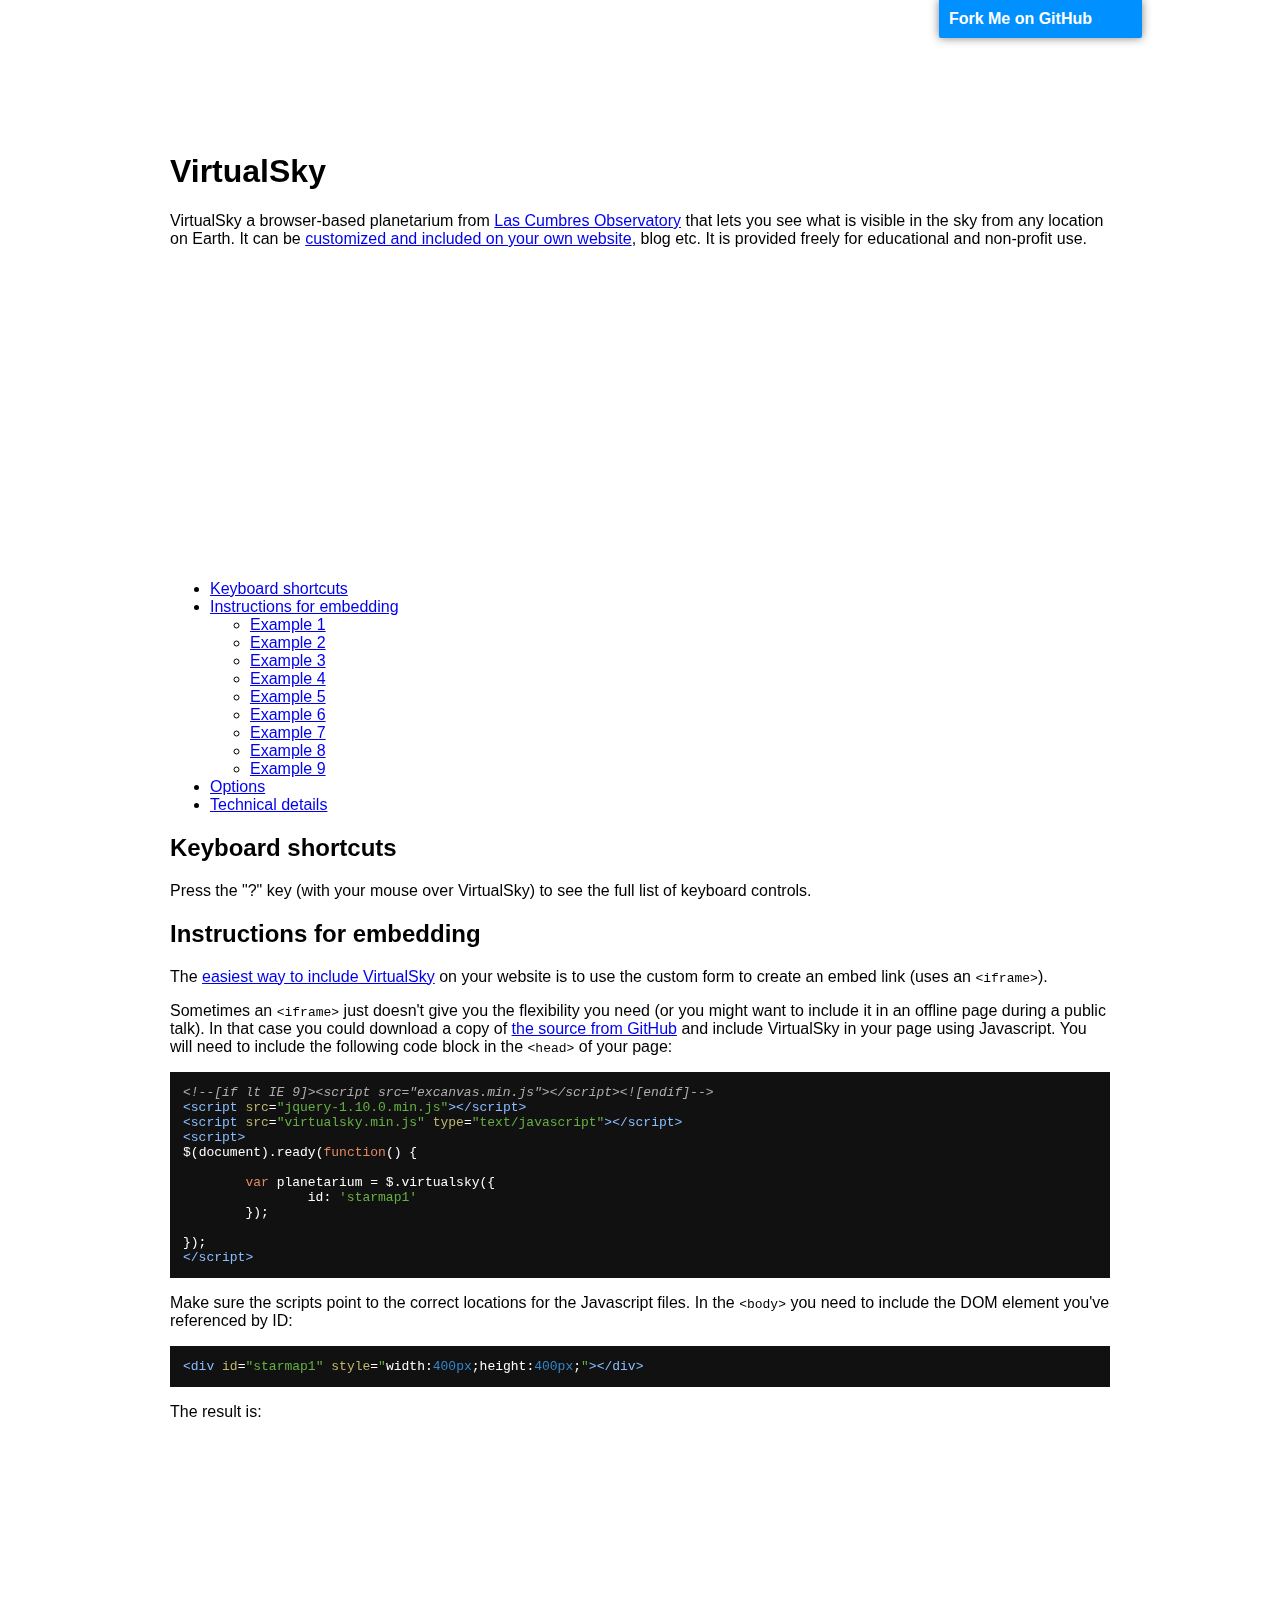
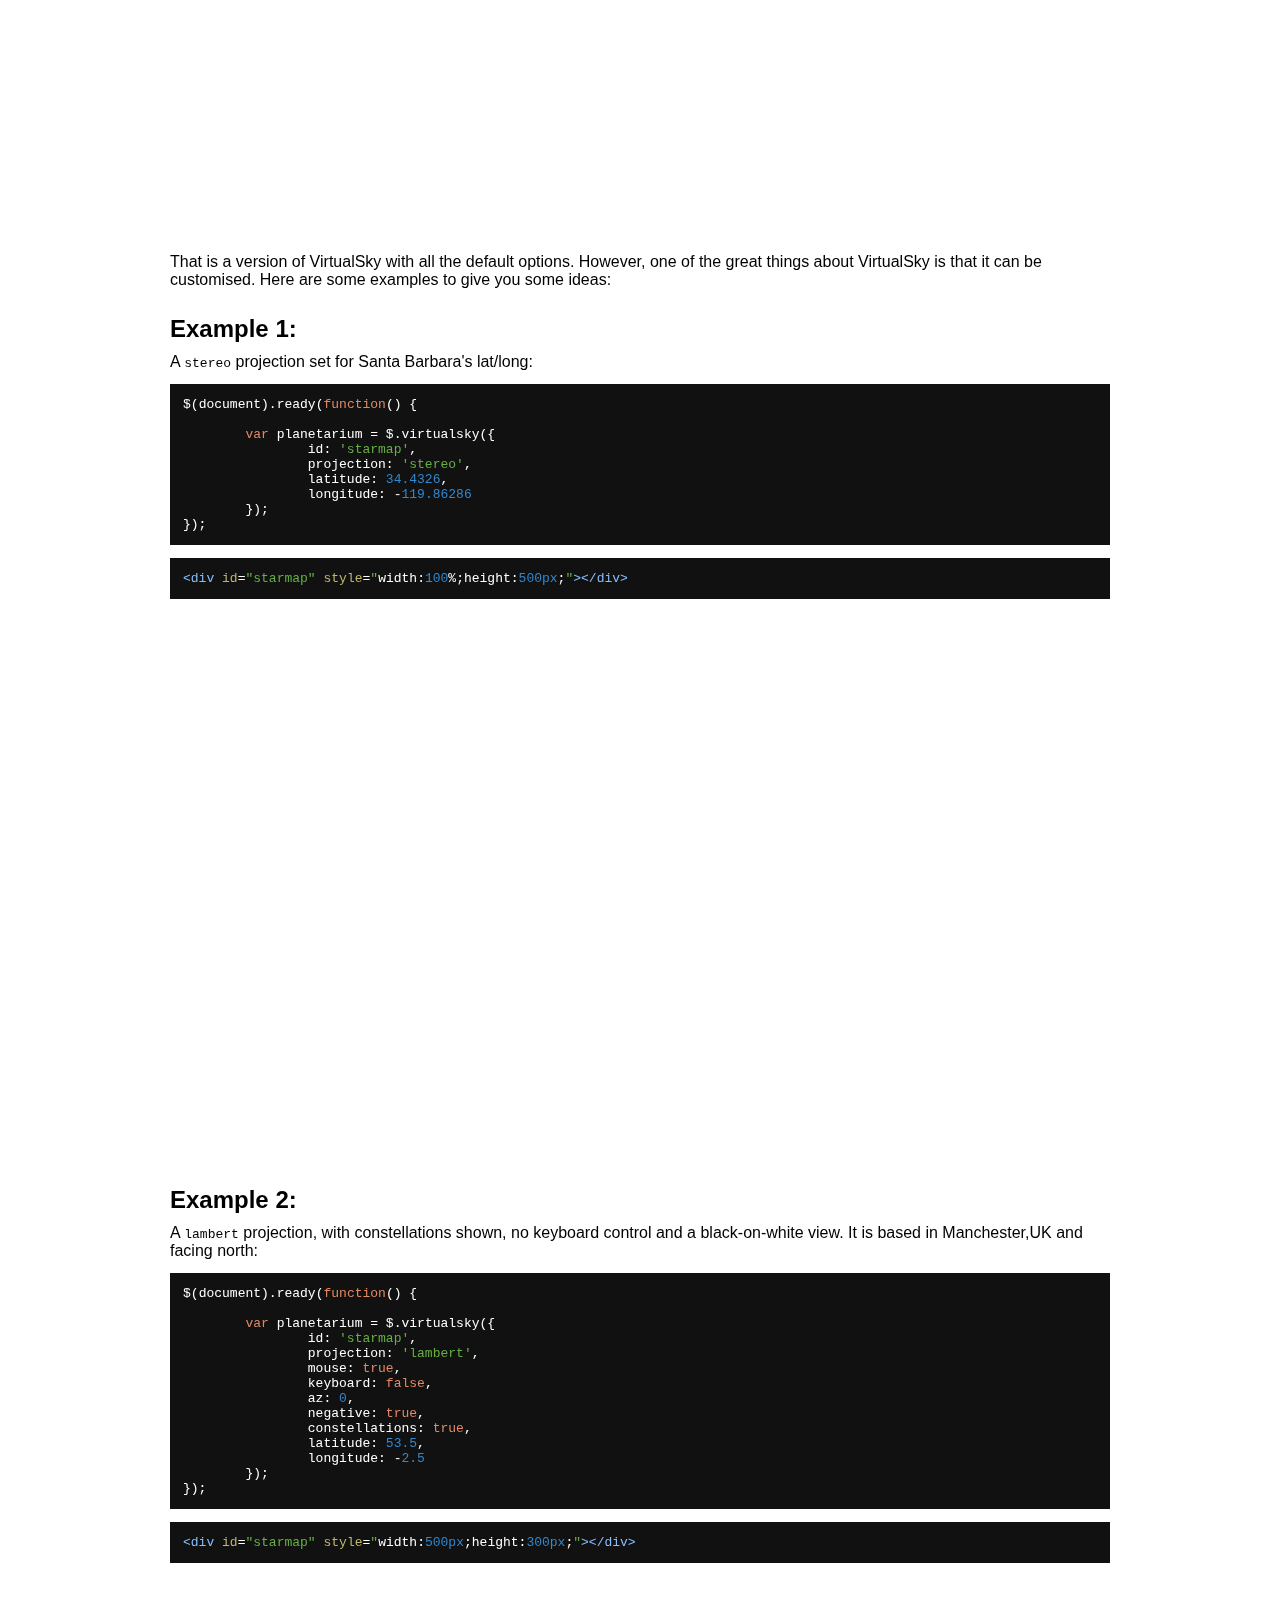
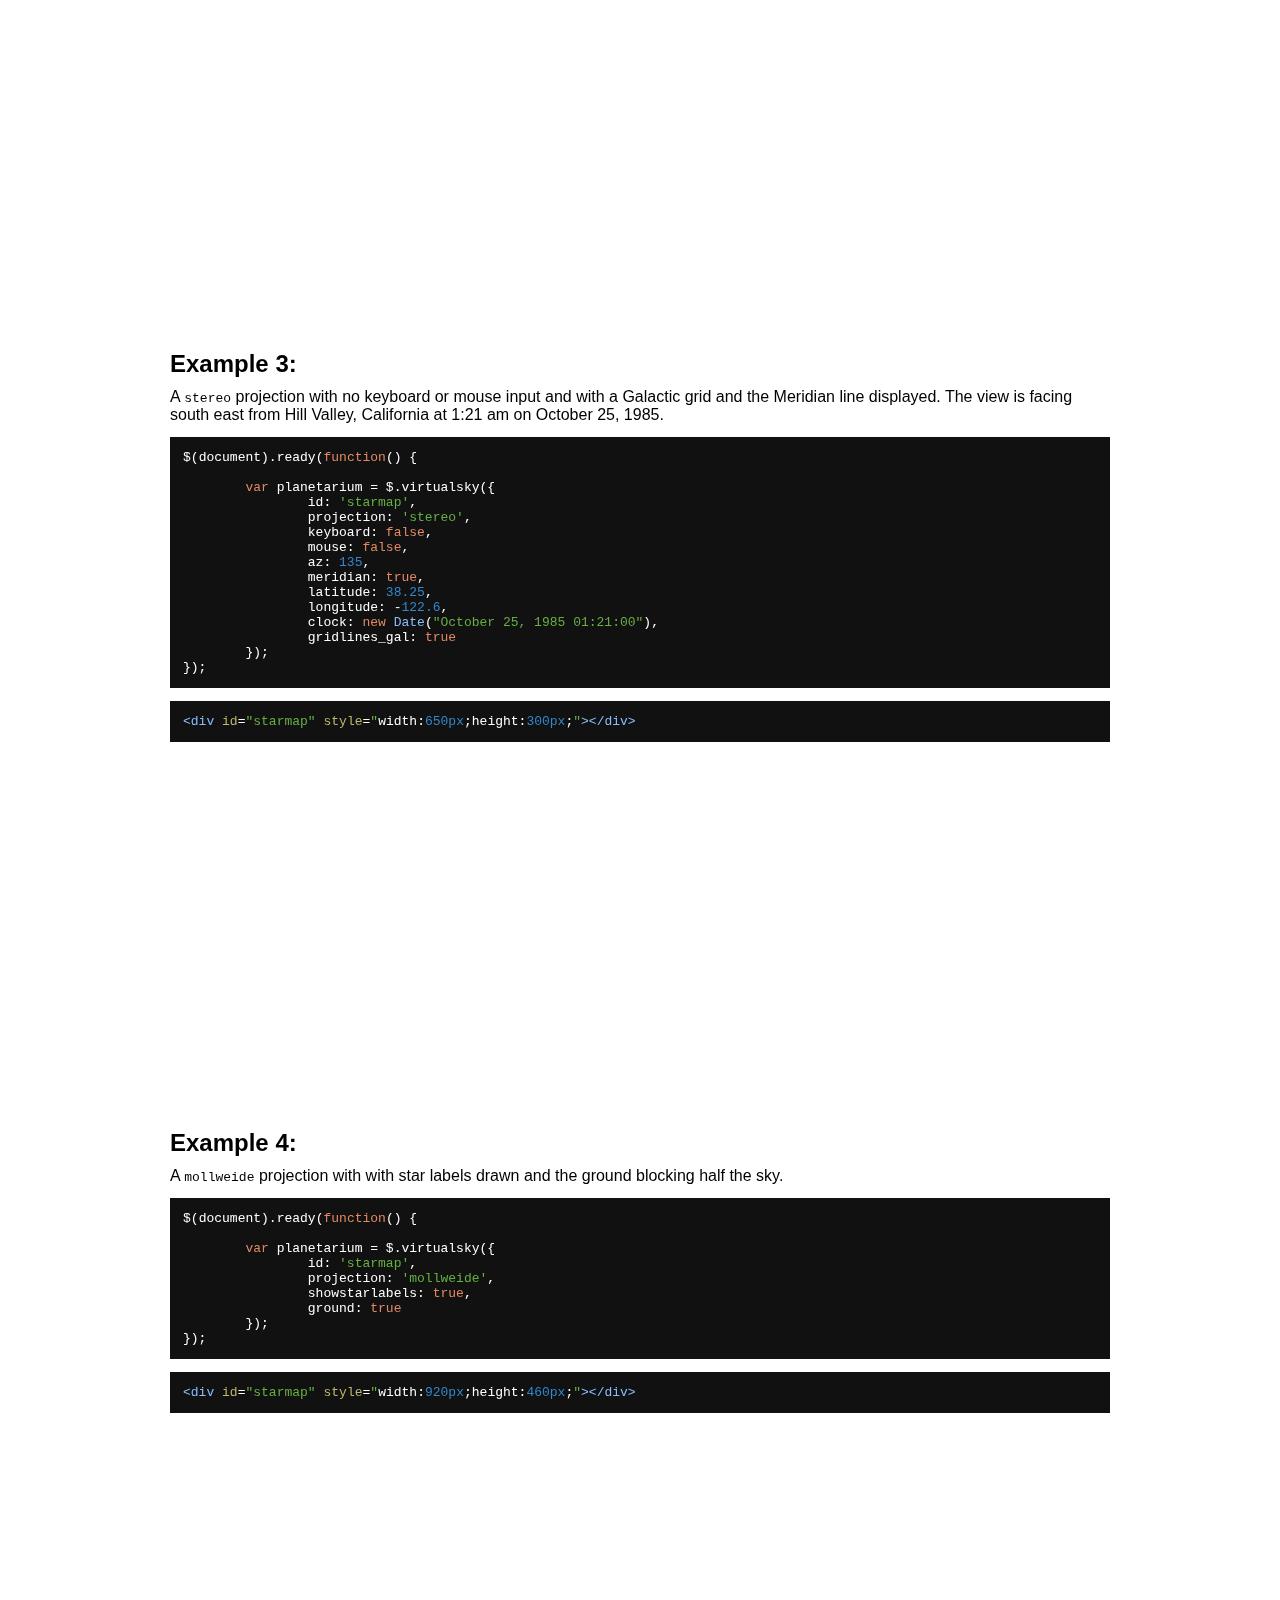
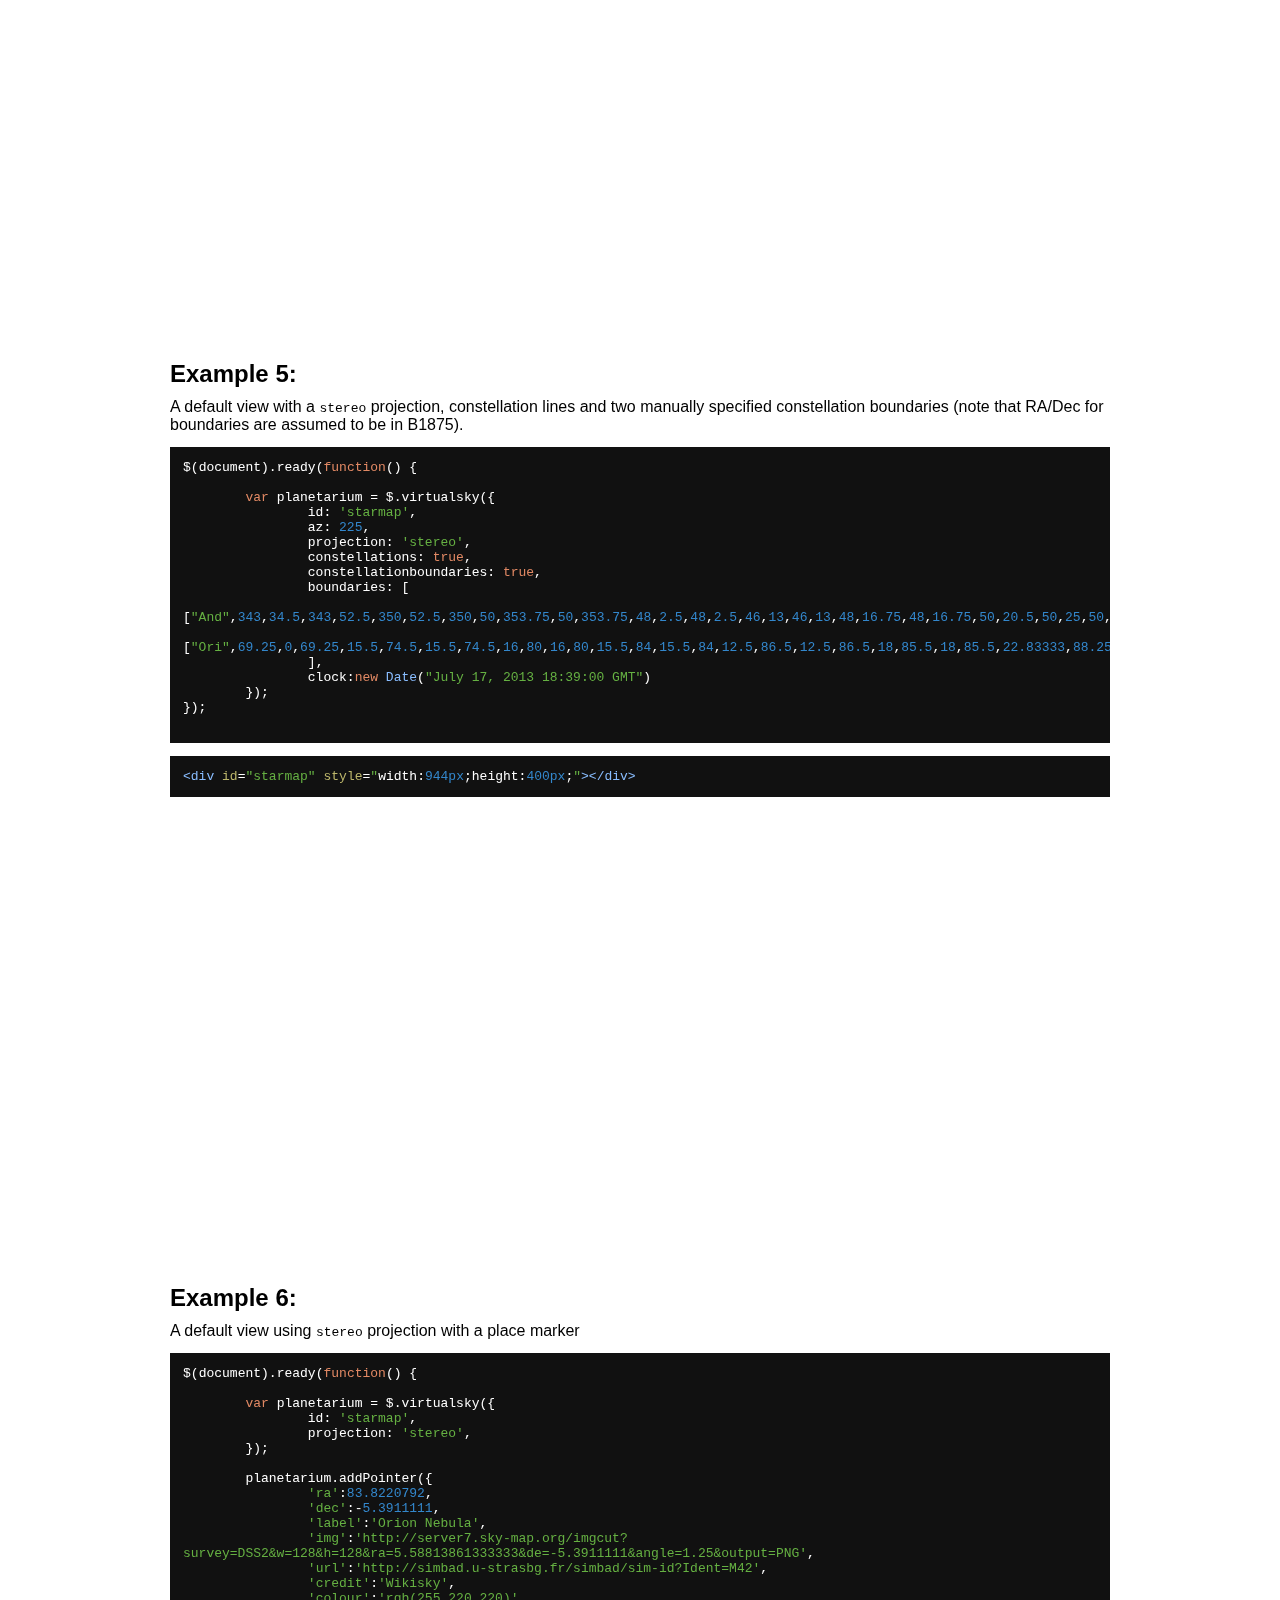
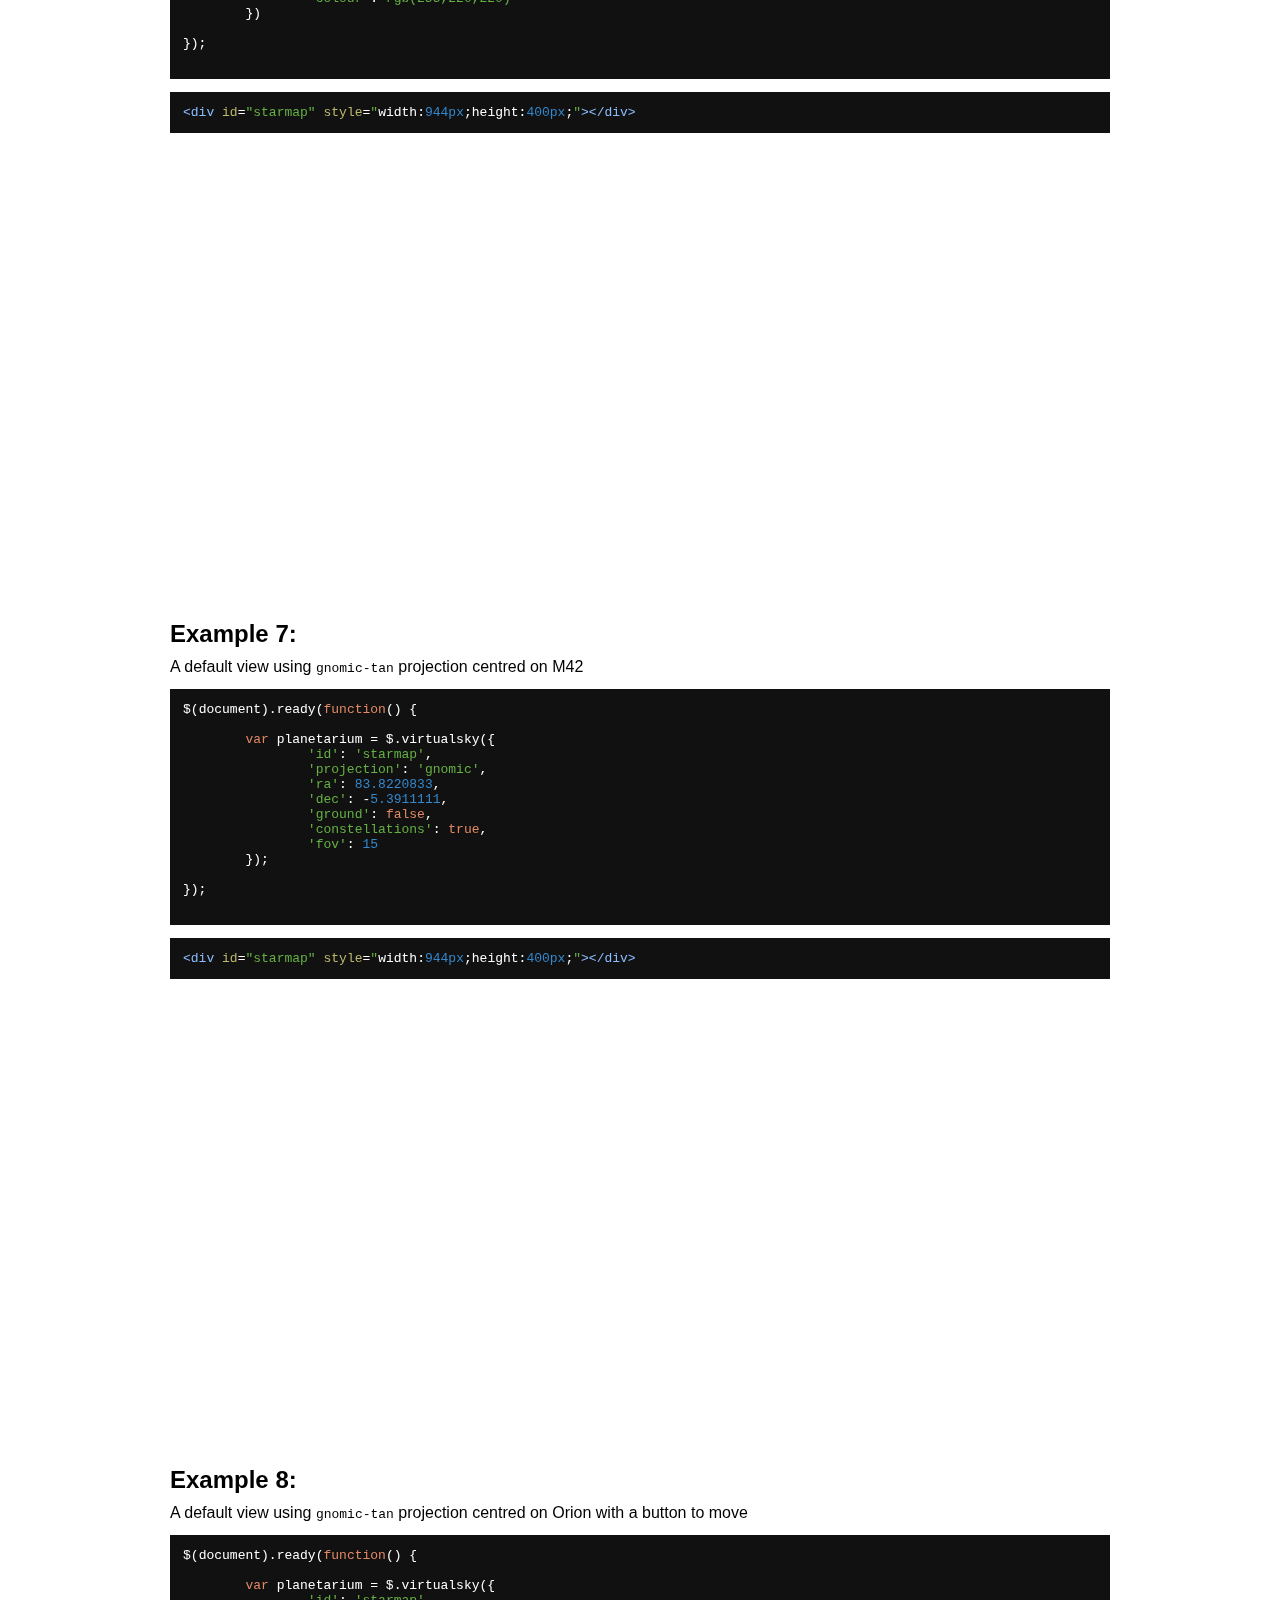
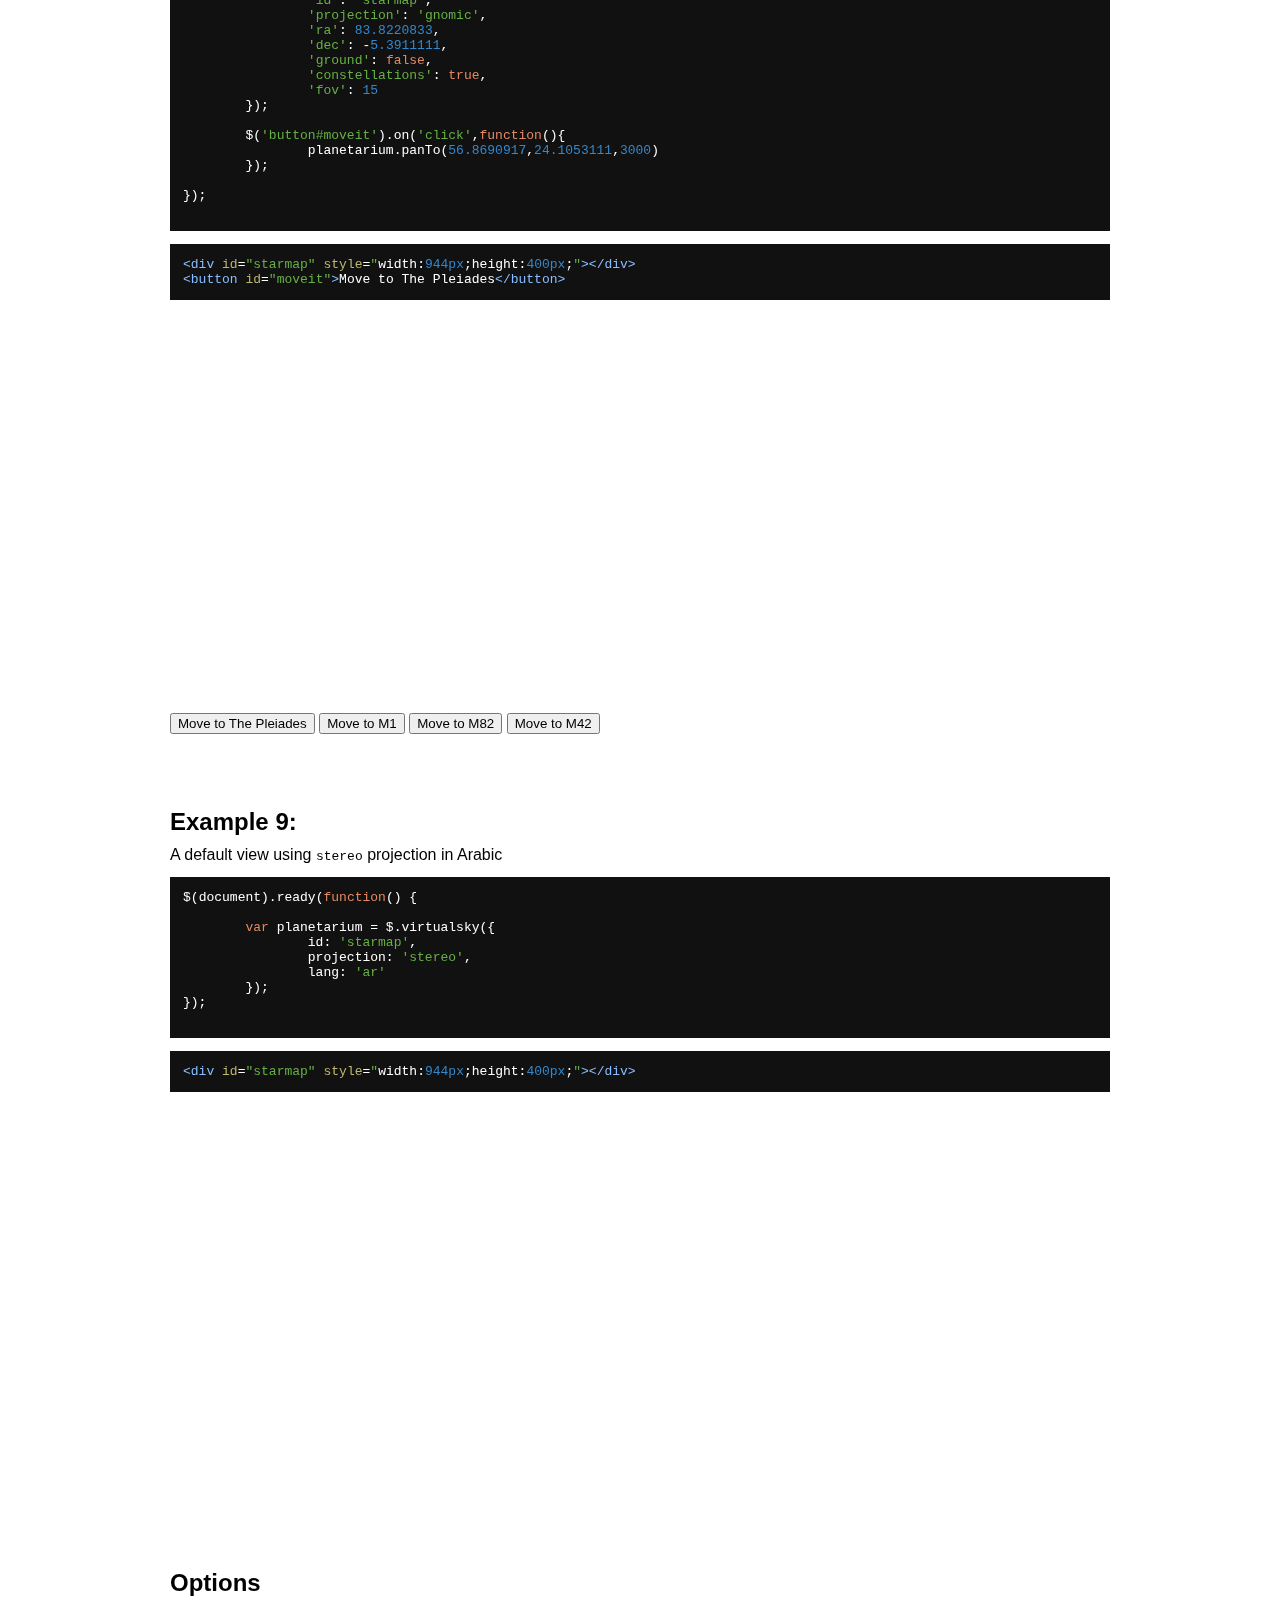
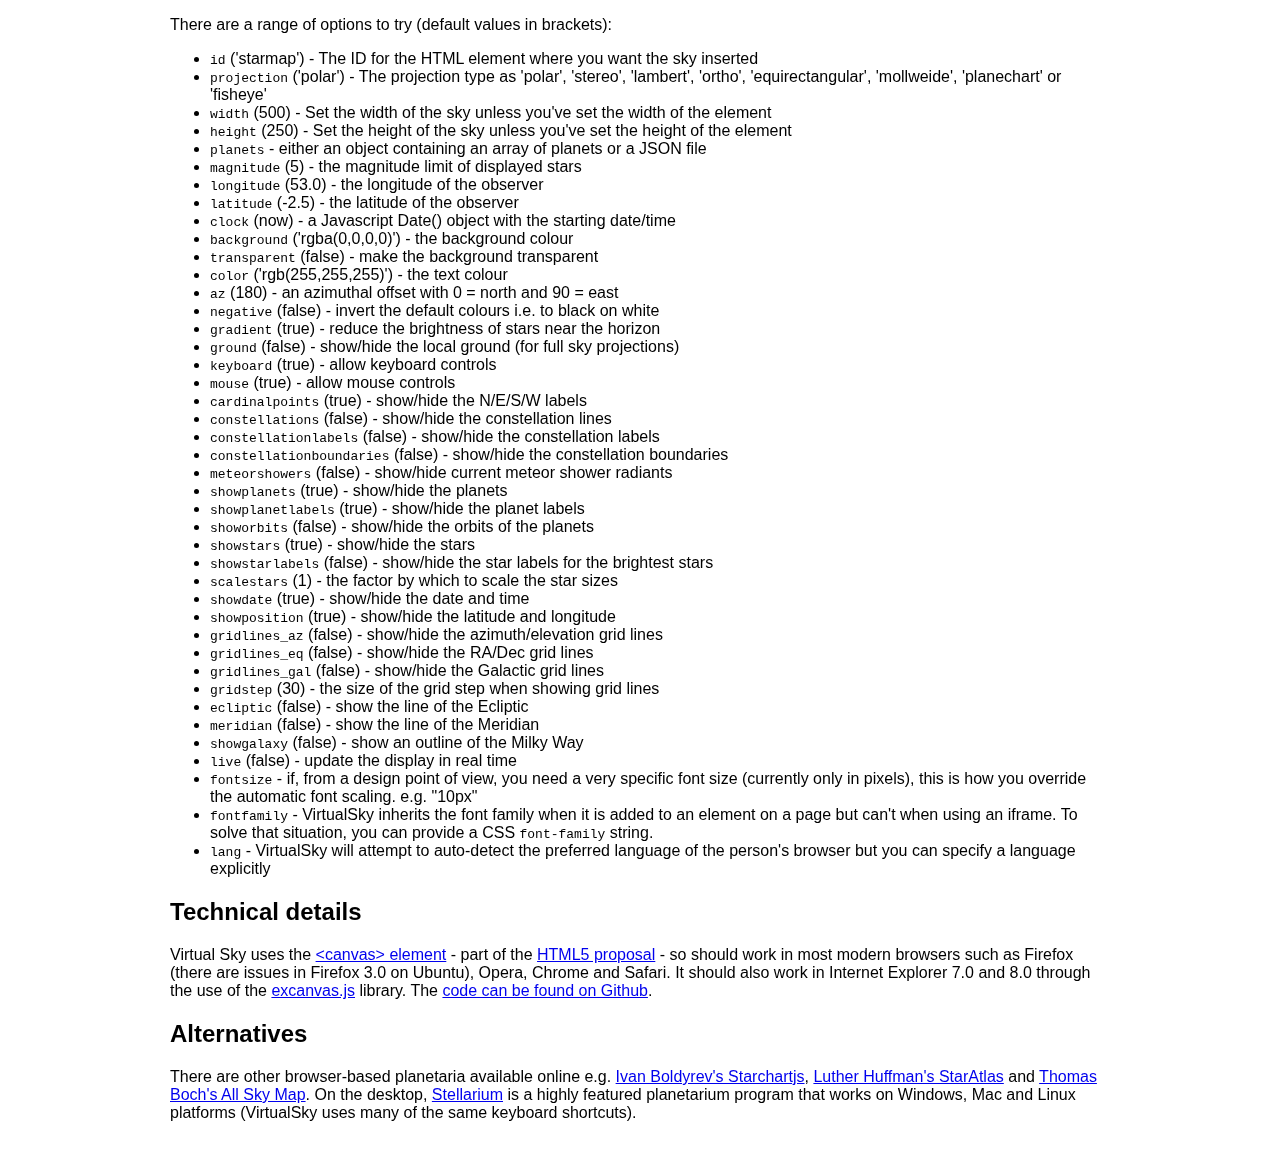
<file: index.html>
<!DOCTYPE html>
<html>
<head>
	<meta charset="UTF-8">
	<title>VirtualSky</title>
	<!--
		VirtualSky <canvas> application
		(c) 2010 Stuart Lowe (Las Cumbras Observatory Global Telescope)
	-->
    <link rel="stylesheet" type="text/css" media="screen" href="extra/prettify.css">
	<style>
	body {
		font-family: 'Trebuchet MS',Tahoma,Helvetica,Verdana,sans-serif;
		color: black;
		margin: 0px;
		padding: 0px;
	}
	#bgholder {
		position: absolute;
		left: 0px;
		right: 0px;
		top: 0px;
		height: 400px;
		width: 100%;
	}
	#bg {
		width: 100%;
		height: 100%;
	}
	.content {
		max-width:940px;
		margin:auto;
		position: relative;
		padding: 2em;
		background-color: white;
		margin-top: 100px;
	}
	#forkme_banner {
		background: url("http://slowe.github.io/graph/images/blacktocat.png") no-repeat scroll 95% 50% #0090FF;
		border-bottom-left-radius: 2px;
		border-bottom-right-radius: 2px;
		box-shadow: 0 0 10px rgba(0, 0, 0, 0.5);
		color: #FFFFFF;
		display: block;
		font-weight: 700;
		padding: 10px 50px 10px 10px;
		position: absolute;
		right: 0px;
		top: -100px;
		z-index: 10;
		text-decoration: none;
	}
	ol {
		margin: 0px;
		padding: 0px;
		counter-reset: li; /* Initiate a counter */
		list-style: none; /* Remove default numbering */
		*list-style: decimal; /* Keep using default numbering for IE6/7 */
	}
	ol li.example:before{
		content: "Example " counter(li) ": ";
		counter-increment: li;
		font-size: 1.5em;
		line-height: 2em;
		text-align: left;
		font-weight: bold;
		display: block;
	}
	li.example { margin-bottom: 4em; }
	.planetarium { max-width: 100%; height: 0;}
	</style>
	<!--[if lt IE 9]><script src="excanvas.min.js"></script><![endif]-->
	<script src="jquery-1.10.0.min.js"></script>
	<script src="virtualsky.js" type="text/javascript"></script>
	<script src="extra/prettify.js" type="text/javascript"></script>
	<script>
	$(document).ready(function() {

		// Set up the prettification of code blocks
		prettyPrint();

		var vs = $.virtualsky({id:'starmap',projection:'stereo',gridlines_az:true,gridlines_eq:true,constellations:true,live:true,az:90});
		var planetariumbg = $.virtualsky({id:'bg',az:120,gridlines_eq:true,showorbits:true,showstarlabels:true,meteorshowers:true,constellations:true,projection:'stereo',credit:false,showdate:false,showposition:false});
		var planetarium = $.virtualsky({id:'starmap1'});
		var planetarium2 = $.virtualsky({id:'starmap2',projection:'stereo',az:225,constellations:true,constellationboundaries:true,boundaries:[
			["And",343,34.5,343,52.5,350,52.5,350,50,353.75,50,353.75,48,2.5,48,2.5,46,13,46,13,48,16.75,48,16.75,50,20.5,50,25,50,25,47,30.625,47,30.625,50.5,37.75,50.5,37.75,36.75,30,36.75,30,35,21.125,35,21.125,33,10.75,33,10.75,23.75,12.75,23.75,12.75,21,2.125,21,2.125,22,1,22,1,28,0,28,0,31.33333,356.25,31.33333,356.25,32.08333,352.5,32.08333,352.5,34.5,343,34.5],
			["Ori",69.25,0,69.25,15.5,74.5,15.5,74.5,16,80,16,80,15.5,84,15.5,84,12.5,86.5,12.5,86.5,18,85.5,18,85.5,22.83333,88.25,22.83333,88.25,21.5,93.25,21.5,93.25,17.5,94.625,17.5,94.625,12,94.625,10,93.625,10,93.625,0,93.625,-4,87.5,-4,87.5,-11,76.25,-11,76.25,-4,70,-4,70,0,69.25,0]
				],clock:new Date("July 17, 2013 18:39:00 GMT")
		});
		var planetarium3 = $.virtualsky({id:'starmap3', projection:'stereo', mouse:true, keyboard:true, latitude:34.4326, longitude:-119.86286});
		var planetarium4 = $.virtualsky({id:'starmap4', projection:'lambert', mouse:true, keyboard:false, az:0, negative:true, constellations:true, latitude:53.5, longitude:-2.5});
		var planetarium5 = $.virtualsky({id:'starmap5', projection:'stereo', keyboard:false, mouse:false, az:135, latitude:38.25, longitude:-122.6, meridian: true, clock:new Date("October 25, 1985 01:21:00"), gridlines_gal: true});
		var planetarium6 = $.virtualsky({id:'starmap6', projection:'mollweide', showstarlabels:true, az:180, ground:true});
		var planetarium7 = $.virtualsky({
			id: 'starmap7',
			projection: 'stereo',
			clock:new Date("July 17, 2013 18:39:00 GMT")
		});

		planetarium7.addPointer({
			'ra':83.8220792,
			'dec':-5.3911111,
			'label':'Orion Nebula',
			'img':'http://server7.sky-map.org/imgcut?survey=DSS2&w=128&h=128&ra=5.58813861333333&de=-5.3911111&angle=1.25&output=PNG',
			'url':'http://simbad.u-strasbg.fr/simbad/sim-id?Ident=M42',
			'credit':'Wikisky',
			colour:'rgb(255,220,220)'
		});

		var planetarium8 = $.virtualsky({
			id: 'starmap8',
			projection: 'gnomic',
			ra: 83.8220833,
			dec:-5.3911111,
			ground:false,
			constellations: true,
			fov: 15
		});

		var planetarium9 = $.virtualsky({
			id: 'starmap9',
			projection: 'gnomic',
			ra: 83.8220833,
			dec:-5.3911111,
			ground:false,
			constellations: true,
			fov: 15
		});

		$('button#pleiades').on('click',function(){
			planetarium9.panTo(56.8690917,24.1053111,3000)
		});
		$('button#M82').on('click',function(){
			planetarium9.panTo(148.9684583,69.6797028,3000)
		});
		$('button#M1').on('click',function(){
			planetarium9.panTo(83.6330833,22.0145000,3000)
		});
		$('button#M42').on('click',function(){
			planetarium9.panTo(83.8220833,-5.3911111,3000)
		});

		var planetarium10 = $.virtualsky({
			id: 'starmap10',
			projection: 'stereo',
			lang: 'ar'
		});

	});
	</script>
</head>

<body>

	<div id="bgholder"><div id="bg"></div></div>

	<div class="content">
		<a id="forkme_banner" href="https://github.com/slowe/VirtualSky">Fork Me on GitHub</a>
		<h1>VirtualSky</h1>

		<p>VirtualSky a browser-based planetarium from <a href="http://lco.global/">Las Cumbres Observatory</a> that lets you see what is visible in the sky from any location on Earth. It can be <a href="http://virtualsky.lco.global/embed/custom.html">customized and included on your own website</a>, blog etc. It is provided freely for educational and non-profit use.</p>

		<div id="starmap" class="planetarium" style="width:100%;height:300px;"></div>

		<ul>
			<li><a href="#keys">Keyboard shortcuts</a></li>
			<li><a href="#instructions">Instructions for embedding</a>
				<ul>
					<li><a href="#ex1">Example 1</a></li>
					<li><a href="#ex2">Example 2</a></li>
					<li><a href="#ex3">Example 3</a></li>
					<li><a href="#ex4">Example 4</a></li>
					<li><a href="#ex5">Example 5</a></li>
					<li><a href="#ex6">Example 6</a></li>
					<li><a href="#ex7">Example 7</a></li>
					<li><a href="#ex8">Example 8</a></li>
					<li><a href="#ex9">Example 9</a></li>
				</ul>
			</li>
			<li><a href="#options">Options</a>
			<li><a href="#tech">Technical details</a>
		</ul>

		<h2 id="keys">Keyboard shortcuts</h2>
		<p>Press the "?" key (with your mouse over VirtualSky) to see the full list of keyboard controls.</p>

		<h2 id="instructions">Instructions for embedding</h2>
		<p>The <a href="http://virtualsky.lco.global/embed/custom.html">easiest way to include VirtualSky</a> on your website is to use the custom form to create an embed link (uses an <code>&lt;iframe&gt;</code>).</p>
		<p>Sometimes an <code>&lt;iframe&gt;</code> just doesn't give you the flexibility you need (or you might want to include it in an offline page during a public talk). In that case you could download a copy of <a href="https://github.com/slowe/VirtualSky">the source from GitHub</a> and include VirtualSky in your page using Javascript. You will need to include the following code block in the <code>&lt;head&gt;</code> of your page:</p>

		<pre class="prettyprint lang-html lang-js">
&lt;!--[if lt IE 9]&gt;&lt;script src="excanvas.min.js"&gt;&lt;/script&gt;&lt;![endif]--&gt;
&lt;script src="jquery-1.10.0.min.js"&gt;&lt;/script&gt;
&lt;script src="virtualsky.min.js" type="text/javascript"&gt;&lt;/script&gt;
&lt;script&gt;
$(document).ready(function() {

	var planetarium = $.virtualsky({
		id: 'starmap1'
	});

});
&lt;/script&gt;
</pre>
<p>Make sure the scripts point to the correct locations for the Javascript files. In the <code>&lt;body&gt;</code> you need to include the DOM element you've referenced by ID:</p>
<pre class="prettyprint lang-html">
&lt;div id="starmap1" style="width:400px;height:400px;"&gt;&lt;/div&gt;
</pre>

		<p>The result is:</p>
		<div id="starmap1" class="planetarium" style="width:400px;height:400px;"></div>

		<p>That is a version of VirtualSky with all the default options. However, one of the great things about VirtualSky is that it can be customised. Here are some examples to give you some ideas:</p>
		<ol>
			<li class="example" id="ex1">A <code>stereo</code> projection set for Santa Barbara's lat/long:
				<pre class="prettyprint lang-js">
$(document).ready(function() {

	var planetarium = $.virtualsky({
		id: 'starmap',
		projection: 'stereo',
		latitude: 34.4326,
		longitude: -119.86286
	});
});</pre>
<pre class="prettyprint lang-html">
&lt;div id="starmap" style="width:100%;height:500px;"&gt;&lt;/div&gt;
</pre>
				<div id="starmap3" class="planetarium" style="width:100%;height:500px;"></div>
			</li>
			<li class="example" id="ex2">A <code>lambert</code> projection, with constellations shown, no keyboard control and a black-on-white view. It is based in Manchester,UK and facing north:

				<pre class="prettyprint lang-js">
$(document).ready(function() {

	var planetarium = $.virtualsky({
		id: 'starmap',
		projection: 'lambert',
		mouse: true,
		keyboard: false,
		az: 0,
		negative: true,
		constellations: true,
		latitude: 53.5,
		longitude: -2.5
	});
});</pre>
<pre class="prettyprint lang-html">
&lt;div id="starmap" style="width:500px;height:300px;"&gt;&lt;/div&gt;
</pre>
				<div id="starmap4" class="planetarium" style="width:500px;height:300px;"></div>
			</li>
			<li class="example" id="ex3">A <code>stereo</code> projection with no keyboard or mouse input and with a Galactic grid and the Meridian line displayed. The view is facing south east from Hill Valley, California at 1:21 am on October 25, 1985.
				<pre class="prettyprint lang-js">
$(document).ready(function() {

	var planetarium = $.virtualsky({
		id: 'starmap',
		projection: 'stereo',
		keyboard: false,
		mouse: false,
		az: 135,
		meridian: true,
		latitude: 38.25,
		longitude: -122.6,
		clock: new Date("October 25, 1985 01:21:00"),
		gridlines_gal: true
	});
});</pre>
<pre class="prettyprint lang-html">
&lt;div id="starmap" style="width:650px;height:300px;"&gt;&lt;/div&gt;
</pre>
				<div id="starmap5" class="planetarium" style="width:650px;height:300px;"></div>
			</li>
			<li class="example" id="ex4">A <code>mollweide</code> projection with with star labels drawn and the ground blocking half the sky.
				<pre class="prettyprint lang-js">
$(document).ready(function() {

	var planetarium = $.virtualsky({
		id: 'starmap',
		projection: 'mollweide',
		showstarlabels: true,
		ground: true
	});
});</pre>
<pre class="prettyprint lang-html">
&lt;div id="starmap" style="width:920px;height:460px;"&gt;&lt;/div&gt;
</pre>
				<div id="starmap6" class="planetarium" style="width:920px;height:460px;"></div>
			</li>
			<li class="example" id="ex5">A default view with a <code>stereo</code> projection, constellation lines and two manually specified constellation boundaries (note that RA/Dec for boundaries are assumed to be in B1875).
				<pre class="prettyprint lang-js">
$(document).ready(function() {

	var planetarium = $.virtualsky({
		id: 'starmap',
		az: 225,
		projection: 'stereo',
		constellations: true,
		constellationboundaries: true,
		boundaries: [
			["And",343,34.5,343,52.5,350,52.5,350,50,353.75,50,353.75,48,2.5,48,2.5,46,13,46,13,48,16.75,48,16.75,50,20.5,50,25,50,25,47,30.625,47,30.625,50.5,37.75,50.5,37.75,36.75,30,36.75,30,35,21.125,35,21.125,33,10.75,33,10.75,23.75,12.75,23.75,12.75,21,2.125,21,2.125,22,1,22,1,28,0,28,0,31.33333,356.25,31.33333,356.25,32.08333,352.5,32.08333,352.5,34.5,343,34.5],
			["Ori",69.25,0,69.25,15.5,74.5,15.5,74.5,16,80,16,80,15.5,84,15.5,84,12.5,86.5,12.5,86.5,18,85.5,18,85.5,22.83333,88.25,22.83333,88.25,21.5,93.25,21.5,93.25,17.5,94.625,17.5,94.625,12,94.625,10,93.625,10,93.625,0,93.625,-4,87.5,-4,87.5,-11,76.25,-11,76.25,-4,70,-4,70,0,69.25,0]
		],
		clock:new Date("July 17, 2013 18:39:00 GMT")
	});
});
			</pre>
<pre class="prettyprint lang-html">
&lt;div id="starmap" style="width:944px;height:400px;"&gt;&lt;/div&gt;
</pre>
			<div id="starmap2" class="planetarium" style="width:944x;height:400px;"></div>
			</li>
			<li class="example" id="ex6">A default view using <code>stereo</code> projection with a place marker
				<pre class="prettyprint lang-js">
$(document).ready(function() {

	var planetarium = $.virtualsky({
		id: 'starmap',
		projection: 'stereo',
	});

	planetarium.addPointer({
		'ra':83.8220792,
		'dec':-5.3911111,
		'label':'Orion Nebula',
		'img':'http://server7.sky-map.org/imgcut?survey=DSS2&w=128&h=128&ra=5.58813861333333&de=-5.3911111&angle=1.25&output=PNG',
		'url':'http://simbad.u-strasbg.fr/simbad/sim-id?Ident=M42',
		'credit':'Wikisky',
		'colour':'rgb(255,220,220)'
	})

});
			</pre>
<pre class="prettyprint lang-html">
&lt;div id="starmap" style="width:944px;height:400px;"&gt;&lt;/div&gt;
</pre>
			<div id="starmap7" class="planetarium" style="width:944x;height:400px;"></div>
			</li>

			<li class="example" id="ex7">A default view using <code>gnomic-tan</code> projection centred on M42
				<pre class="prettyprint lang-js">
$(document).ready(function() {

	var planetarium = $.virtualsky({
		'id': 'starmap',
		'projection': 'gnomic',
		'ra': 83.8220833,
		'dec': -5.3911111,
		'ground': false,
		'constellations': true,
		'fov': 15
	});

});
			</pre>
<pre class="prettyprint lang-html">
&lt;div id="starmap" style="width:944px;height:400px;"&gt;&lt;/div&gt;
</pre>
			<div id="starmap8" class="planetarium" style="width:944x;height:400px;"></div>
			</li>

			<li class="example" id="ex8">A default view using <code>gnomic-tan</code> projection centred on Orion with a button to move
				<pre class="prettyprint lang-js">
$(document).ready(function() {

	var planetarium = $.virtualsky({
		'id': 'starmap',
		'projection': 'gnomic',
		'ra': 83.8220833,
		'dec': -5.3911111,
		'ground': false,
		'constellations': true,
		'fov': 15
	});

	$('button#moveit').on('click',function(){
		planetarium.panTo(56.8690917,24.1053111,3000)
	});

});
			</pre>
<pre class="prettyprint lang-html">
&lt;div id="starmap" style="width:944px;height:400px;"&gt;&lt;/div&gt;
&lt;button id="moveit"&gt;Move to The Pleiades&lt;/button&gt;
</pre>
			<div id="starmap9" class="planetarium" style="width:944x;height:400px;"></div>
			<button id="pleiades">Move to The Pleiades</button>
			<button id="M1">Move to M1</button>
			<button id="M82">Move to M82</button>
			<button id="M42">Move to M42</button>
			</li>

			<li class="example" id="ex9">A default view using <code>stereo</code> projection in Arabic
				<pre class="prettyprint lang-js">
$(document).ready(function() {

	var planetarium = $.virtualsky({
		id: 'starmap',
		projection: 'stereo',
		lang: 'ar'
	});
});
			</pre>
<pre class="prettyprint lang-html">
&lt;div id="starmap" style="width:944px;height:400px;"&gt;&lt;/div&gt;
</pre>
			<div id="starmap10" class="planetarium" style="width:944x;height:400px;"></div>
			</li>


		</ol>

		<h2 id="options">Options</h2>
		<p>There are a range of options to try (default values in brackets):</p>
		<ul>
			<li><code>id</code> ('starmap') - The ID for the HTML element where you want the sky inserted</li>
			<li><code>projection</code> ('polar') - The projection type as 'polar', 'stereo', 'lambert', 'ortho', 'equirectangular', 'mollweide', 'planechart' or 'fisheye'</li>
			<li><code>width</code> (500) - Set the width of the sky unless you've set the width of the element</li>
			<li><code>height</code> (250) - Set the height of the sky unless you've set the height of the element</li>
			<li><code>planets</code> - either an object containing an array of planets or a JSON file</li>
			<li><code>magnitude</code> (5) - the magnitude limit of displayed stars</li>
			<li><code>longitude</code> (53.0) - the longitude of the observer</li>
			<li><code>latitude</code> (-2.5) - the latitude of the observer</li>
			<li><code>clock</code> (now) - a Javascript Date() object with the starting date/time</li>
			<li><code>background</code> ('rgba(0,0,0,0)') - the background colour</li>
			<li><code>transparent</code> (false) - make the background transparent</li>
			<li><code>color</code> ('rgb(255,255,255)') - the text colour</li>
			<li><code>az</code> (180) - an azimuthal offset with 0 = north and 90 = east</li>
			<li><code>negative</code> (false) - invert the default colours i.e. to black on white</li>
			<li><code>gradient</code> (true) - reduce the brightness of stars near the horizon</li>
			<li><code>ground</code> (false) - show/hide the local ground (for full sky projections)</li>
			<li><code>keyboard</code> (true) - allow keyboard controls</li>
			<li><code>mouse</code> (true) - allow mouse controls</li>
			<li><code>cardinalpoints</code> (true) - show/hide the N/E/S/W labels</li>
			<li><code>constellations</code> (false) - show/hide the constellation lines</li>
			<li><code>constellationlabels</code> (false) - show/hide the constellation labels</li>
			<li><code>constellationboundaries</code> (false) - show/hide the constellation boundaries</li>
			<li><code>meteorshowers</code> (false) - show/hide current meteor shower radiants</li>
			<li><code>showplanets</code> (true) - show/hide the planets</li>
			<li><code>showplanetlabels</code> (true) - show/hide the planet labels</li>
			<li><code>showorbits</code> (false) - show/hide the orbits of the planets</li>
			<li><code>showstars</code> (true) - show/hide the stars</li>
			<li><code>showstarlabels</code> (false) - show/hide the star labels for the brightest stars</li>
			<li><code>scalestars</code> (1) - the factor by which to scale the star sizes</li>
			<li><code>showdate</code> (true) - show/hide the date and time</li>
			<li><code>showposition</code> (true) - show/hide the latitude and longitude</li>
			<li><code>gridlines_az</code> (false) - show/hide the azimuth/elevation grid lines</li>
			<li><code>gridlines_eq</code> (false) - show/hide the RA/Dec grid lines</li>
			<li><code>gridlines_gal</code> (false) - show/hide the Galactic grid lines</li>
			<li><code>gridstep</code> (30) - the size of the grid step when showing grid lines</li>
			<li><code>ecliptic</code> (false) - show the line of the Ecliptic</li>
			<li><code>meridian</code> (false) - show the line of the Meridian</li>
			<li><code>showgalaxy</code> (false) - show an outline of the Milky Way</li>
			<li><code>live</code> (false) - update the display in real time</li>
			<li><code>fontsize</code> - if, from a design point of view, you need a very specific font size (currently only in pixels), this is how you override the automatic font scaling. e.g. "10px"</li>
			<li><code>fontfamily</code> - VirtualSky inherits the font family when it is added to an element on a page but can't when using an iframe. To solve that situation, you can provide a CSS <code>font-family</code> string.</li>
			<li><code>lang</code> - VirtualSky will attempt to auto-detect the preferred language of the person's browser but you can specify a language explicitly</li>
		</ul>

		<h2 id="tech">Technical details</h2>
		<p>Virtual Sky uses the <a href="http://diveintohtml5.org/canvas.html#divingin">&lt;canvas&gt; element</a> - part of the <a href="http://whatwg.org/html5">HTML5 proposal</a> - so should work in most modern browsers such as Firefox (there are issues in Firefox 3.0 on Ubuntu), Opera, Chrome and Safari. It should also work in Internet Explorer 7.0 and 8.0 through the use of the <a href="http://code.google.com/p/explorercanvas/">excanvas.js</a> library. The <a href="https://github.com/slowe/VirtualSky">code can be found on Github</a>.</p>

		<h2 id="alt">Alternatives</h2>
		<p>There are other browser-based planetaria available online e.g. <a href="http://ivan.ivanych.net/dev/starmap-canvas/">Ivan Boldyrev's Starchartjs</a>, <a href="http://canvas.staratlas.com/">Luther Huffman's StarAtlas</a> and <a href="http://tonightsky.free.fr/all-sky-map/">Thomas Boch's All Sky Map</a>. On the desktop, <a href="http://stellarium.org/">Stellarium</a> is a highly featured planetarium program that works on Windows, Mac and Linux platforms (VirtualSky uses many of the same keyboard shortcuts).</p>


	</div>
</body>
</html>
</file>
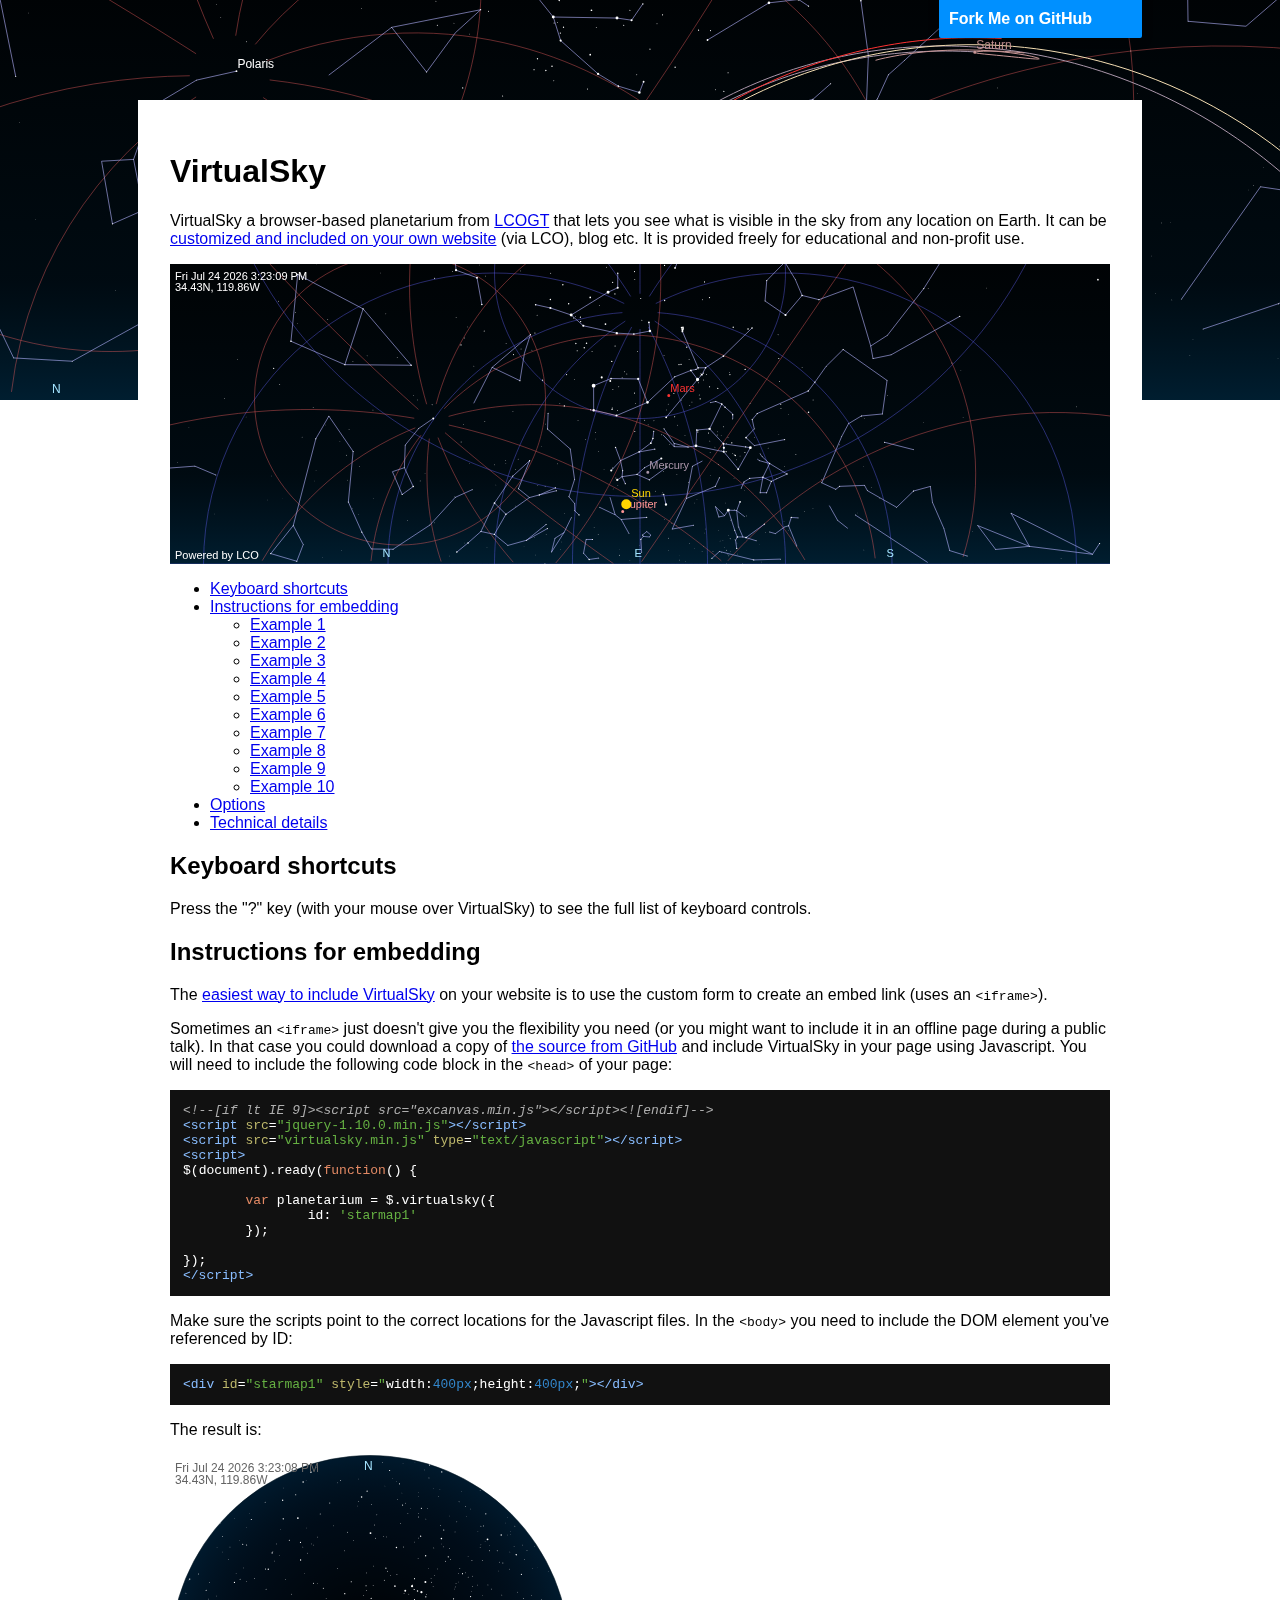
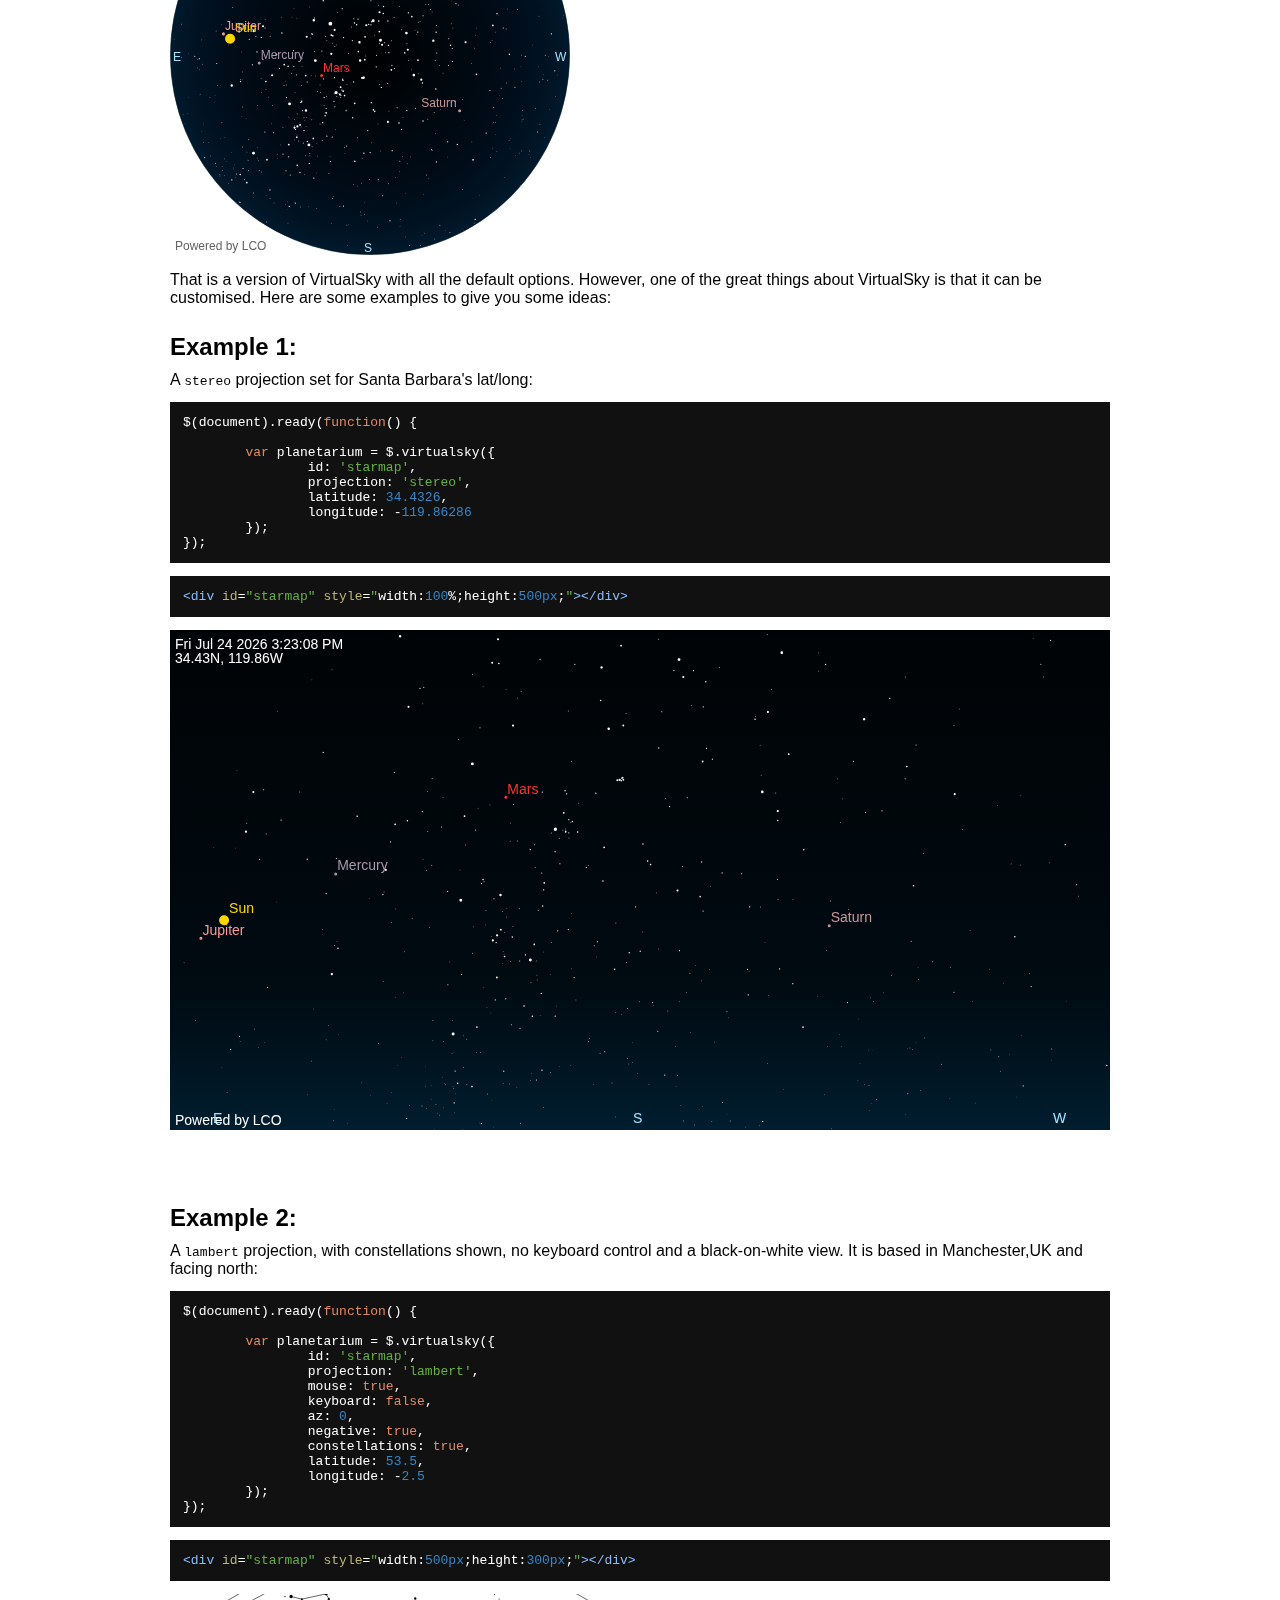
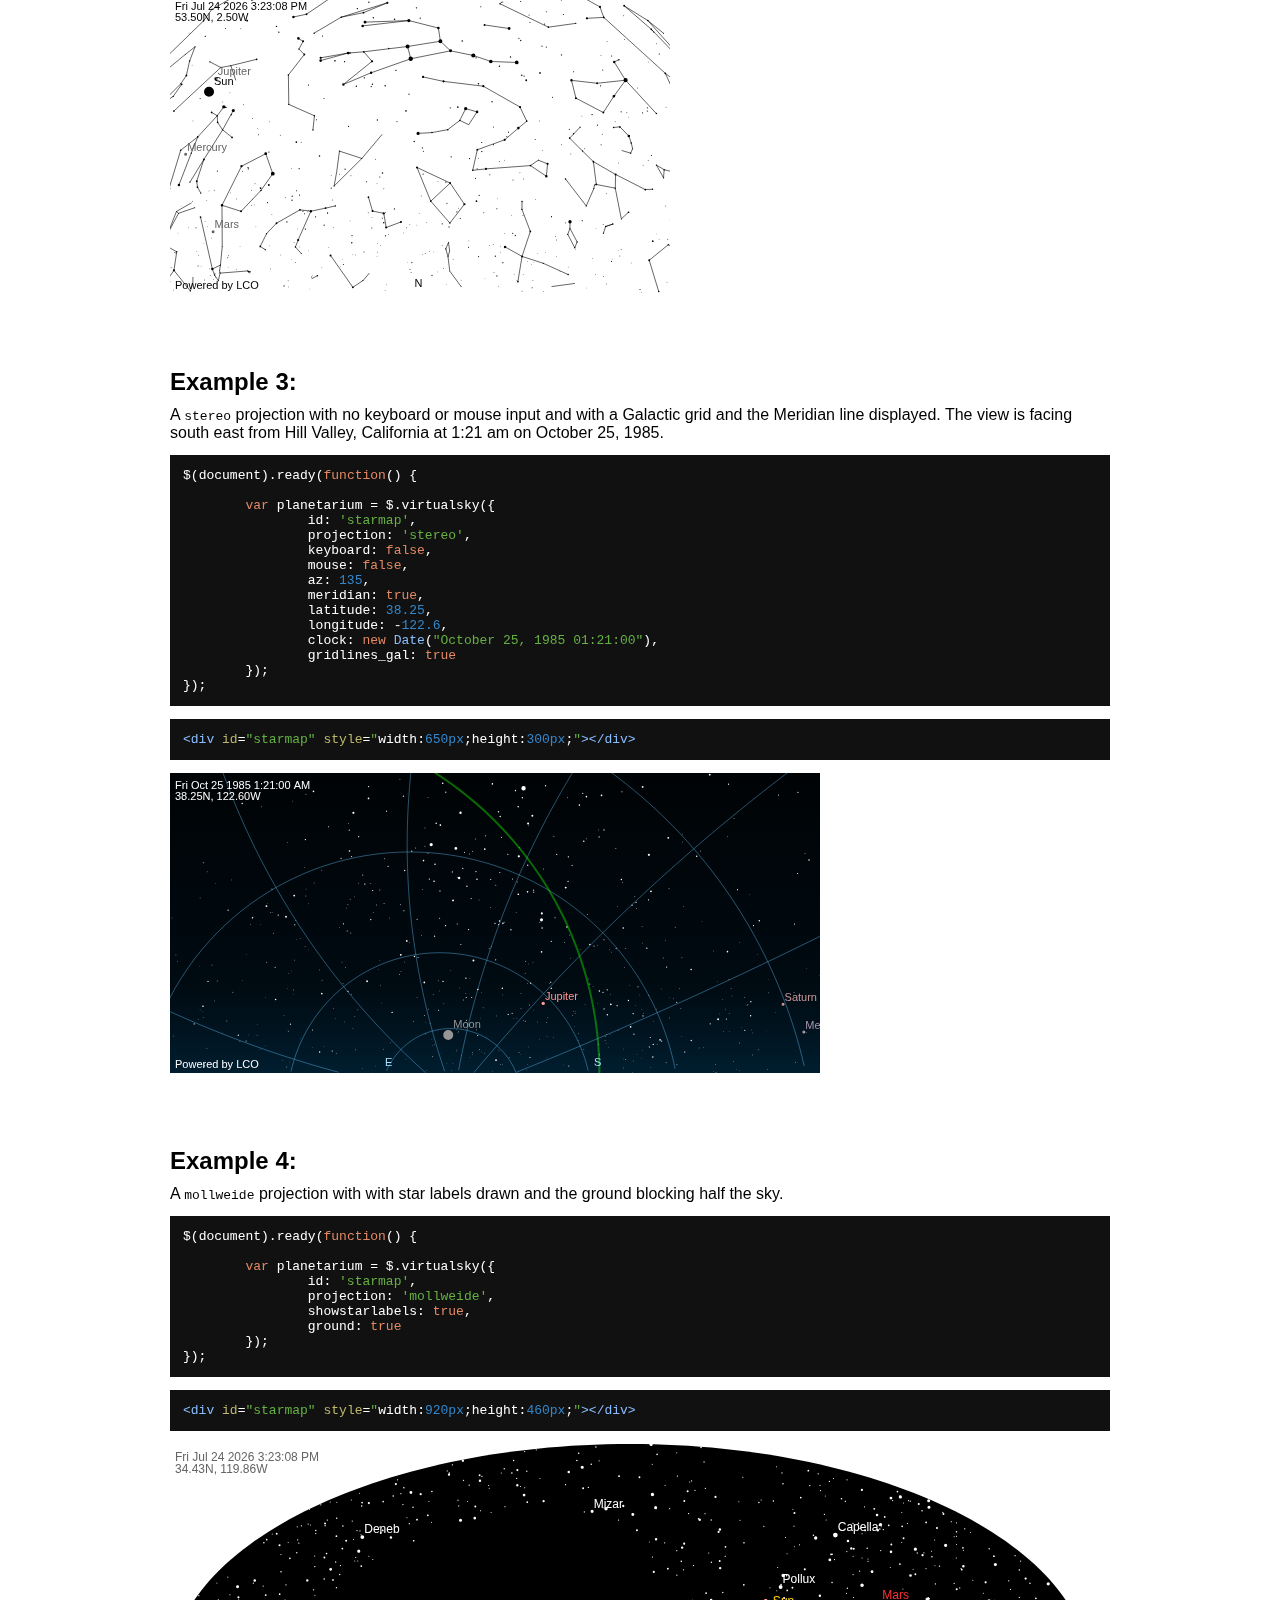
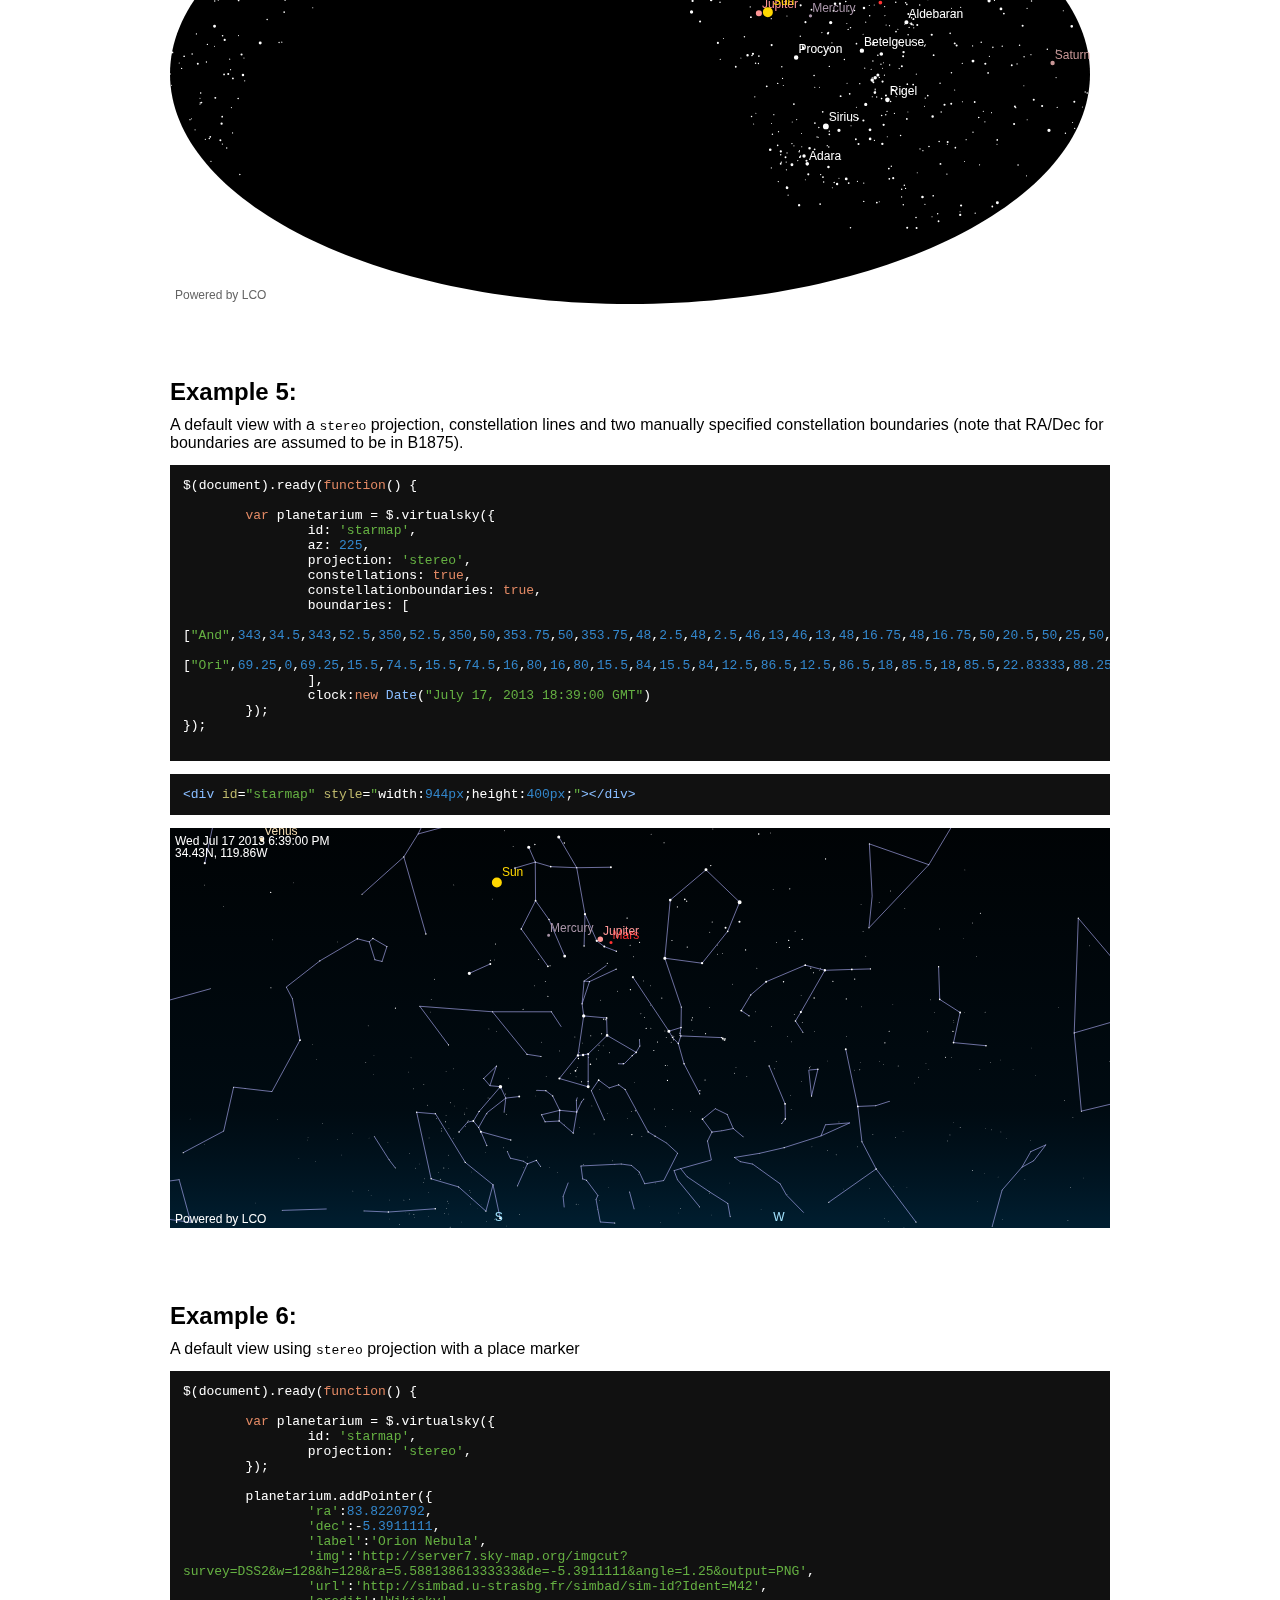
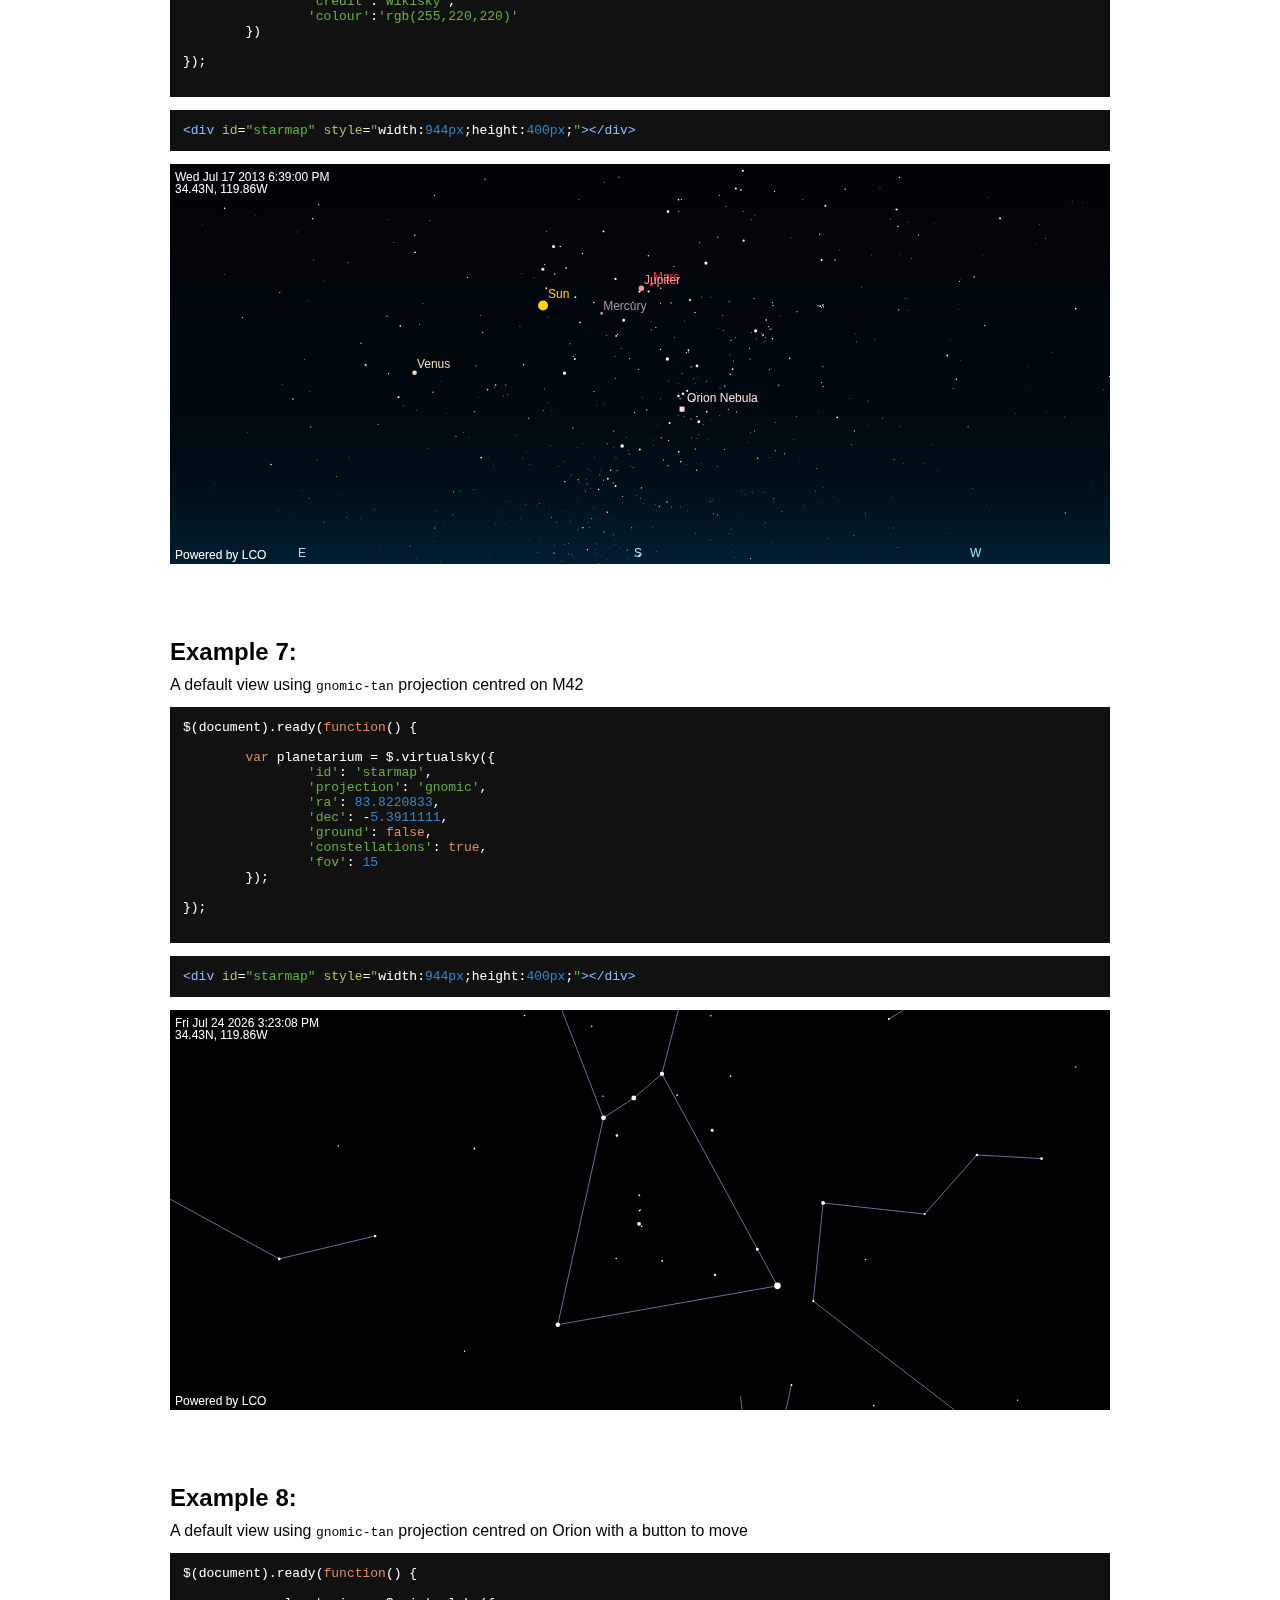
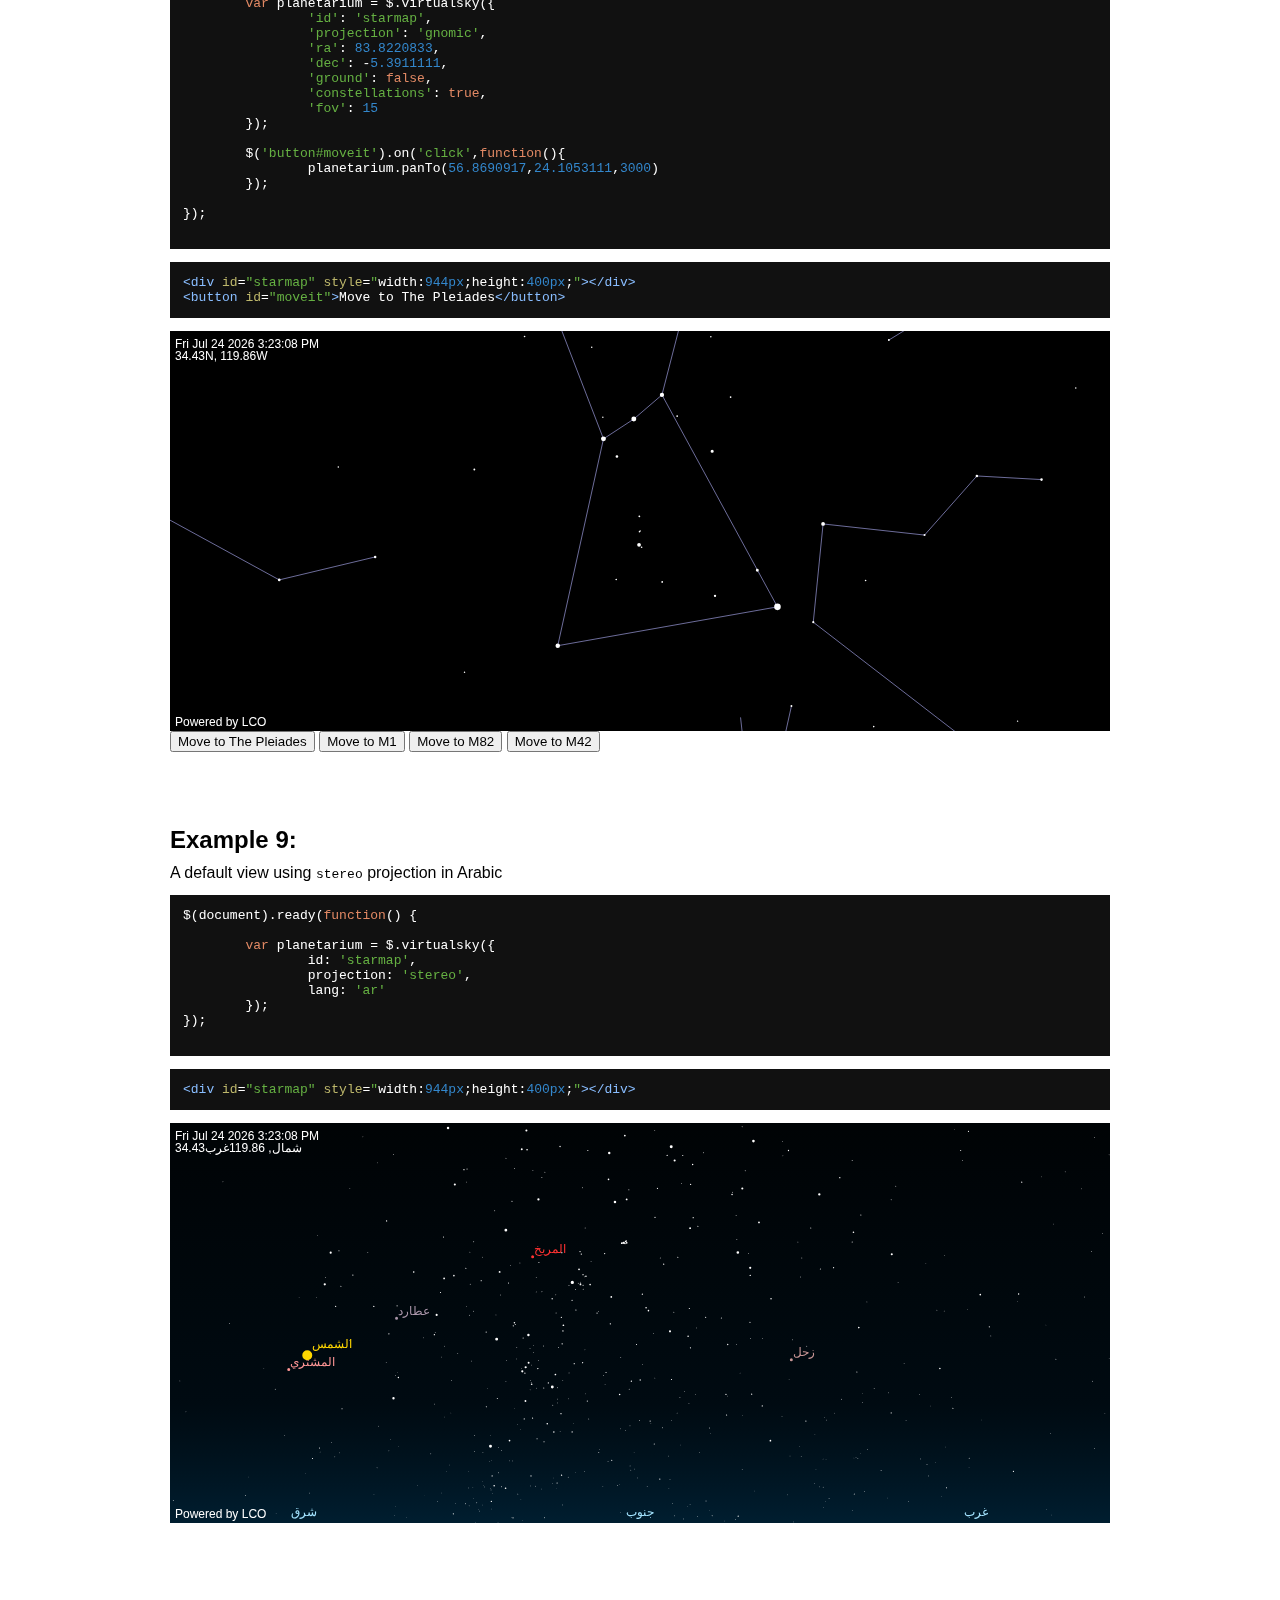
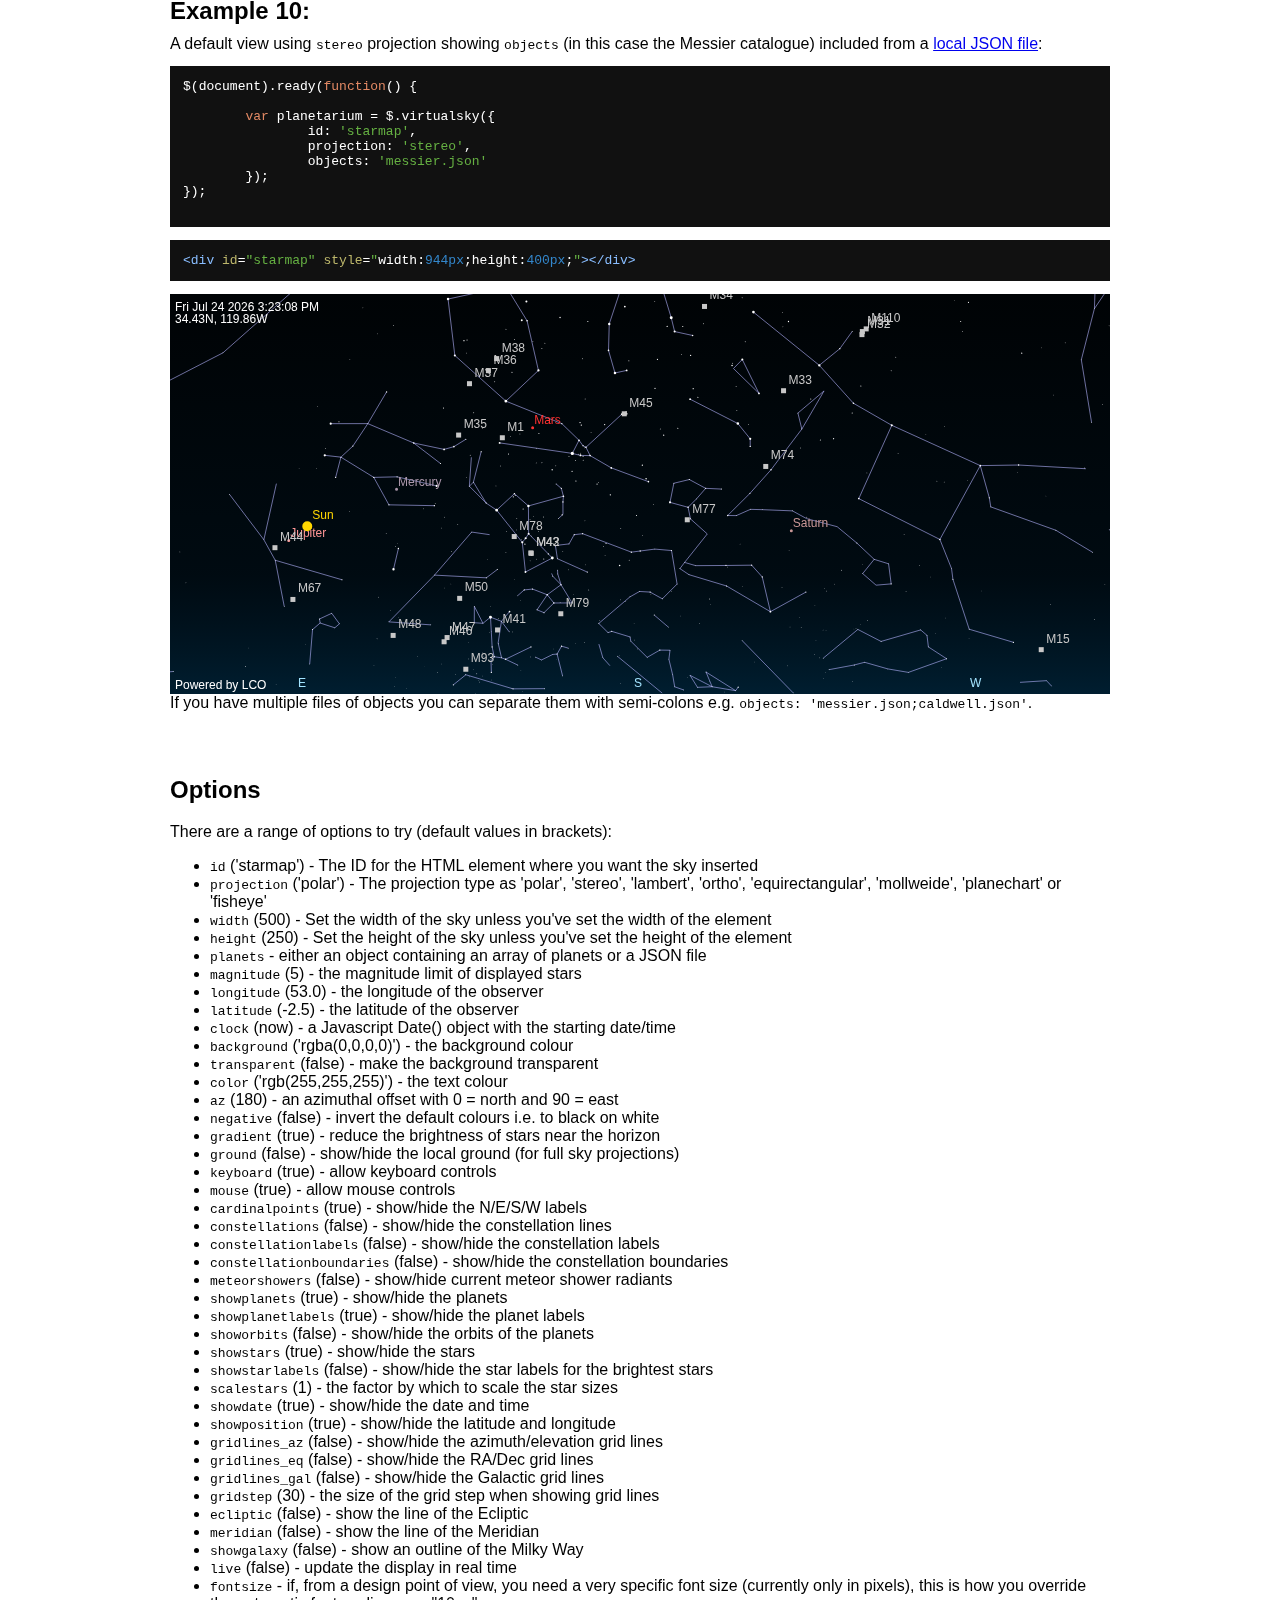
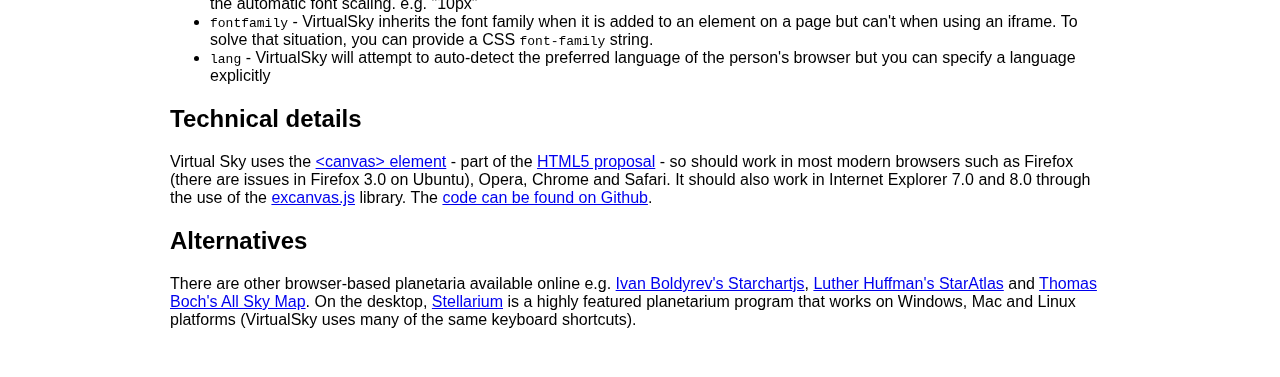
<file: 0.6.7/index.html>
<!DOCTYPE html>
<html>
<head>
	<meta charset="UTF-8">
	<title>VirtualSky</title>
	<!--
		VirtualSky <canvas> application
		(c) 2010 Stuart Lowe (Las Cumbras Observatory Global Telescope)
	-->
    <link rel="stylesheet" type="text/css" media="screen" href="../extra/prettify.css">
	<style>
	body {
		font-family: 'Trebuchet MS',Tahoma,Helvetica,Verdana,sans-serif;
		color: black;
		margin: 0px;
		padding: 0px;
	}
	#bgholder {
		position: absolute; 
		left: 0px;
		right: 0px;
		top: 0px;
		height: 400px;
		width: 100%;
	}
	#bg { 
		width: 100%;
		height: 100%;
	}
	.content {
		max-width:940px;
		margin:auto;
		position: relative;
		padding: 2em;
		background-color: white;
		margin-top: 100px;
	}
	#forkme_banner {
		background: url("http://slowe.github.io/graph/images/blacktocat.png") no-repeat scroll 95% 50% #0090FF;
		border-bottom-left-radius: 2px;
		border-bottom-right-radius: 2px;
		box-shadow: 0 0 10px rgba(0, 0, 0, 0.5);
		color: #FFFFFF;
		display: block;
		font-weight: 700;
		padding: 10px 50px 10px 10px;
		position: absolute;
		right: 0px;
		top: -100px;
		z-index: 10;
		text-decoration: none;
	}
	ol {
		margin: 0px;
		padding: 0px;
		counter-reset: li; /* Initiate a counter */
		list-style: none; /* Remove default numbering */
		*list-style: decimal; /* Keep using default numbering for IE6/7 */
	}
	ol li.example:before{
		content: "Example " counter(li) ": ";
		counter-increment: li;
		font-size: 1.5em;
		line-height: 2em;
		text-align: left;
		font-weight: bold;
		display: block;
	}
	li.example { margin-bottom: 4em; }
	.planetarium { max-width: 100%; height: 0;}
	</style>
	<!--[if lt IE 9]><script src="excanvas.min.js"></script><![endif]-->
	<script src="jquery-1.10.0.min.js"></script>
	<script src="virtualsky.js" type="text/javascript"></script>
	<script src="../extra/prettify.js" type="text/javascript"></script>
	<script>
	$(document).ready(function() {

		// Set up the prettification of code blocks
		prettyPrint();

		var vs = $.virtualsky({id:'starmap',projection:'stereo',gridlines_az:true,gridlines_eq:true,constellations:true,live:true,az:90});
		var planetariumbg = $.virtualsky({id:'bg',az:120,gridlines_eq:true,showorbits:true,showstarlabels:true,meteorshowers:true,constellations:true,projection:'stereo',credit:false,showdate:false,showposition:false});
		var planetarium = $.virtualsky({id:'starmap1'});
		var planetarium2 = $.virtualsky({id:'starmap2',projection:'stereo',az:225,constellations:true,constellationboundaries:true,boundaries:[
			["And",343,34.5,343,52.5,350,52.5,350,50,353.75,50,353.75,48,2.5,48,2.5,46,13,46,13,48,16.75,48,16.75,50,20.5,50,25,50,25,47,30.625,47,30.625,50.5,37.75,50.5,37.75,36.75,30,36.75,30,35,21.125,35,21.125,33,10.75,33,10.75,23.75,12.75,23.75,12.75,21,2.125,21,2.125,22,1,22,1,28,0,28,0,31.33333,356.25,31.33333,356.25,32.08333,352.5,32.08333,352.5,34.5,343,34.5],
			["Ori",69.25,0,69.25,15.5,74.5,15.5,74.5,16,80,16,80,15.5,84,15.5,84,12.5,86.5,12.5,86.5,18,85.5,18,85.5,22.83333,88.25,22.83333,88.25,21.5,93.25,21.5,93.25,17.5,94.625,17.5,94.625,12,94.625,10,93.625,10,93.625,0,93.625,-4,87.5,-4,87.5,-11,76.25,-11,76.25,-4,70,-4,70,0,69.25,0]
				],clock:new Date("July 17, 2013 18:39:00 GMT")
		});
		var planetarium3 = $.virtualsky({id:'starmap3', projection:'stereo', mouse:true, keyboard:true, latitude:34.4326, longitude:-119.86286});
		var planetarium4 = $.virtualsky({id:'starmap4', projection:'lambert', mouse:true, keyboard:false, az:0, negative:true, constellations:true, latitude:53.5, longitude:-2.5});
		var planetarium5 = $.virtualsky({id:'starmap5', projection:'stereo', keyboard:false, mouse:false, az:135, latitude:38.25, longitude:-122.6, meridian: true, clock:new Date("October 25, 1985 01:21:00"), gridlines_gal: true});
		var planetarium6 = $.virtualsky({id:'starmap6', projection:'mollweide', showstarlabels:true, az:180, ground:true});
		var planetarium7 = $.virtualsky({
			id: 'starmap7',
			projection: 'stereo',
			clock:new Date("July 17, 2013 18:39:00 GMT")
		});
	
		planetarium7.addPointer({
			'ra':83.8220792,
			'dec':-5.3911111,
			'label':'Orion Nebula',
			'img':'http://server7.sky-map.org/imgcut?survey=DSS2&w=128&h=128&ra=5.58813861333333&de=-5.3911111&angle=1.25&output=PNG',
			'url':'http://simbad.u-strasbg.fr/simbad/sim-id?Ident=M42',
			'credit':'Wikisky',
			colour:'rgb(255,220,220)'
		});

		var planetarium8 = $.virtualsky({
			id: 'starmap8',
			projection: 'gnomic',
			ra: 83.8220833,
			dec:-5.3911111,
			ground:false,
			constellations: true,
			fov: 15
		});

		var planetarium9 = $.virtualsky({
			id: 'starmap9',
			projection: 'gnomic',
			ra: 83.8220833,
			dec:-5.3911111,
			ground:false,
			constellations: true,
			fov: 15
		});

		$('button#pleiades').on('click',function(){
			planetarium9.panTo(56.8690917,24.1053111,3000)
		});
		$('button#M82').on('click',function(){
			planetarium9.panTo(148.9684583,69.6797028,3000)
		});
		$('button#M1').on('click',function(){
			planetarium9.panTo(83.6330833,22.0145000,3000)
		});
		$('button#M42').on('click',function(){
			planetarium9.panTo(83.8220833,-5.3911111,3000)
		});

		var planetarium10 = $.virtualsky({
			id: 'starmap10',
			projection: 'stereo',
			lang: 'ar'
		});

		var planetarium11 = $.virtualsky({
			id: 'starmap11',
			projection: 'stereo',
			constellations: true,
			objects: 'messier.json',
			fov: 15
		});


	});
	</script>
</head>

<body>

	<div id="bgholder"><div id="bg"></div></div>

	<div class="content">
		<a id="forkme_banner" href="https://github.com/slowe/VirtualSky">Fork Me on GitHub</a>
		<h1>VirtualSky</h1>

		<p>VirtualSky a browser-based planetarium from <a href="http://lcogt.net/">LCOGT</a> that lets you see what is visible in the sky from any location on Earth. It can be <a href="https://virtualsky.lco.global/embed/custom.html">customized and included on your own website</a> (via LCO), blog etc. It is provided freely for educational and non-profit use.</p>

		<div id="starmap" class="planetarium" style="width:100%;height:300px;"></div>

		<ul>
			<li><a href="#keys">Keyboard shortcuts</a></li>
			<li><a href="#instructions">Instructions for embedding</a>
				<ul>
					<li><a href="#ex1">Example 1</a></li>
					<li><a href="#ex2">Example 2</a></li>
					<li><a href="#ex3">Example 3</a></li>
					<li><a href="#ex4">Example 4</a></li>
					<li><a href="#ex5">Example 5</a></li>
					<li><a href="#ex6">Example 6</a></li>
					<li><a href="#ex7">Example 7</a></li>
					<li><a href="#ex8">Example 8</a></li>
					<li><a href="#ex9">Example 9</a></li>
					<li><a href="#ex10">Example 10</a></li>
				</ul>
			</li>
			<li><a href="#options">Options</a>
			<li><a href="#tech">Technical details</a>
		</ul>

		<h2 id="keys">Keyboard shortcuts</h2>
		<p>Press the "?" key (with your mouse over VirtualSky) to see the full list of keyboard controls.</p>
		
		<h2 id="instructions">Instructions for embedding</h2>
		<p>The <a href="http://lcogt.net/virtualsky/embed/custom.html">easiest way to include VirtualSky</a> on your website is to use the custom form to create an embed link (uses an <code>&lt;iframe&gt;</code>).</p>
		<p>Sometimes an <code>&lt;iframe&gt;</code> just doesn't give you the flexibility you need (or you might want to include it in an offline page during a public talk). In that case you could download a copy of <a href="https://github.com/slowe/VirtualSky">the source from GitHub</a> and include VirtualSky in your page using Javascript. You will need to include the following code block in the <code>&lt;head&gt;</code> of your page:</p>
		
		<pre class="prettyprint lang-html lang-js">
&lt;!--[if lt IE 9]&gt;&lt;script src="excanvas.min.js"&gt;&lt;/script&gt;&lt;![endif]--&gt;
&lt;script src="jquery-1.10.0.min.js"&gt;&lt;/script&gt;
&lt;script src="virtualsky.min.js" type="text/javascript"&gt;&lt;/script&gt;
&lt;script&gt;
$(document).ready(function() {

	var planetarium = $.virtualsky({
		id: 'starmap1'
	});

});
&lt;/script&gt;
</pre>
<p>Make sure the scripts point to the correct locations for the Javascript files. In the <code>&lt;body&gt;</code> you need to include the DOM element you've referenced by ID:</p>
<pre class="prettyprint lang-html">
&lt;div id="starmap1" style="width:400px;height:400px;"&gt;&lt;/div&gt;
</pre>

		<p>The result is:</p>
		<div id="starmap1" class="planetarium" style="width:400px;height:400px;"></div>

		<p>That is a version of VirtualSky with all the default options. However, one of the great things about VirtualSky is that it can be customised. Here are some examples to give you some ideas:</p>
		<ol>
			<li class="example" id="ex1">A <code>stereo</code> projection set for Santa Barbara's lat/long:
				<pre class="prettyprint lang-js">
$(document).ready(function() {

	var planetarium = $.virtualsky({
		id: 'starmap',
		projection: 'stereo', 
		latitude: 34.4326, 
		longitude: -119.86286
	});
});</pre>
<pre class="prettyprint lang-html">
&lt;div id="starmap" style="width:100%;height:500px;"&gt;&lt;/div&gt;
</pre>
				<div id="starmap3" class="planetarium" style="width:100%;height:500px;"></div>
			</li>
			<li class="example" id="ex2">A <code>lambert</code> projection, with constellations shown, no keyboard control and a black-on-white view. It is based in Manchester,UK and facing north:
		
				<pre class="prettyprint lang-js">
$(document).ready(function() {

	var planetarium = $.virtualsky({
		id: 'starmap', 
		projection: 'lambert', 
		mouse: true,
		keyboard: false, 
		az: 0, 
		negative: true, 
		constellations: true, 
		latitude: 53.5,
		longitude: -2.5
	});
});</pre>
<pre class="prettyprint lang-html">
&lt;div id="starmap" style="width:500px;height:300px;"&gt;&lt;/div&gt;
</pre>
				<div id="starmap4" class="planetarium" style="width:500px;height:300px;"></div>
			</li>
			<li class="example" id="ex3">A <code>stereo</code> projection with no keyboard or mouse input and with a Galactic grid and the Meridian line displayed. The view is facing south east from Hill Valley, California at 1:21 am on October 25, 1985.
				<pre class="prettyprint lang-js">
$(document).ready(function() {

	var planetarium = $.virtualsky({
		id: 'starmap',
		projection: 'stereo',
		keyboard: false, 
		mouse: false, 
		az: 135,
		meridian: true,
		latitude: 38.25, 
		longitude: -122.6, 
		clock: new Date("October 25, 1985 01:21:00"),
		gridlines_gal: true
	});
});</pre>
<pre class="prettyprint lang-html">
&lt;div id="starmap" style="width:650px;height:300px;"&gt;&lt;/div&gt;
</pre>
				<div id="starmap5" class="planetarium" style="width:650px;height:300px;"></div>
			</li>
			<li class="example" id="ex4">A <code>mollweide</code> projection with with star labels drawn and the ground blocking half the sky.
				<pre class="prettyprint lang-js">
$(document).ready(function() {

	var planetarium = $.virtualsky({
		id: 'starmap',
		projection: 'mollweide',
		showstarlabels: true,
		ground: true
	});
});</pre>
<pre class="prettyprint lang-html">
&lt;div id="starmap" style="width:920px;height:460px;"&gt;&lt;/div&gt;
</pre>
				<div id="starmap6" class="planetarium" style="width:920px;height:460px;"></div>
			</li>
			<li class="example" id="ex5">A default view with a <code>stereo</code> projection, constellation lines and two manually specified constellation boundaries (note that RA/Dec for boundaries are assumed to be in B1875).
				<pre class="prettyprint lang-js">
$(document).ready(function() {

	var planetarium = $.virtualsky({
		id: 'starmap',
		az: 225,
		projection: 'stereo',
		constellations: true,
		constellationboundaries: true,
		boundaries: [
			["And",343,34.5,343,52.5,350,52.5,350,50,353.75,50,353.75,48,2.5,48,2.5,46,13,46,13,48,16.75,48,16.75,50,20.5,50,25,50,25,47,30.625,47,30.625,50.5,37.75,50.5,37.75,36.75,30,36.75,30,35,21.125,35,21.125,33,10.75,33,10.75,23.75,12.75,23.75,12.75,21,2.125,21,2.125,22,1,22,1,28,0,28,0,31.33333,356.25,31.33333,356.25,32.08333,352.5,32.08333,352.5,34.5,343,34.5],
			["Ori",69.25,0,69.25,15.5,74.5,15.5,74.5,16,80,16,80,15.5,84,15.5,84,12.5,86.5,12.5,86.5,18,85.5,18,85.5,22.83333,88.25,22.83333,88.25,21.5,93.25,21.5,93.25,17.5,94.625,17.5,94.625,12,94.625,10,93.625,10,93.625,0,93.625,-4,87.5,-4,87.5,-11,76.25,-11,76.25,-4,70,-4,70,0,69.25,0]
		],
		clock:new Date("July 17, 2013 18:39:00 GMT")
	});
});
			</pre>
<pre class="prettyprint lang-html">
&lt;div id="starmap" style="width:944px;height:400px;"&gt;&lt;/div&gt;
</pre>
			<div id="starmap2" class="planetarium" style="width:944x;height:400px;"></div>
			</li>
			<li class="example" id="ex6">A default view using <code>stereo</code> projection with a place marker
				<pre class="prettyprint lang-js">
$(document).ready(function() {

	var planetarium = $.virtualsky({
		id: 'starmap',
		projection: 'stereo',
	});

	planetarium.addPointer({
		'ra':83.8220792,
		'dec':-5.3911111,
		'label':'Orion Nebula',
		'img':'http://server7.sky-map.org/imgcut?survey=DSS2&w=128&h=128&ra=5.58813861333333&de=-5.3911111&angle=1.25&output=PNG',
		'url':'http://simbad.u-strasbg.fr/simbad/sim-id?Ident=M42',
		'credit':'Wikisky',
		'colour':'rgb(255,220,220)'
	})

});
			</pre>
<pre class="prettyprint lang-html">
&lt;div id="starmap" style="width:944px;height:400px;"&gt;&lt;/div&gt;
</pre>
			<div id="starmap7" class="planetarium" style="width:944x;height:400px;"></div>
			</li>

			<li class="example" id="ex7">A default view using <code>gnomic-tan</code> projection centred on M42
				<pre class="prettyprint lang-js">
$(document).ready(function() {

	var planetarium = $.virtualsky({
		'id': 'starmap',
		'projection': 'gnomic',
		'ra': 83.8220833,
		'dec': -5.3911111,
		'ground': false,
		'constellations': true,
		'fov': 15
	});

});
			</pre>
<pre class="prettyprint lang-html">
&lt;div id="starmap" style="width:944px;height:400px;"&gt;&lt;/div&gt;
</pre>
			<div id="starmap8" class="planetarium" style="width:944x;height:400px;"></div>
			</li>

			<li class="example" id="ex8">A default view using <code>gnomic-tan</code> projection centred on Orion with a button to move
				<pre class="prettyprint lang-js">
$(document).ready(function() {

	var planetarium = $.virtualsky({
		'id': 'starmap',
		'projection': 'gnomic',
		'ra': 83.8220833,
		'dec': -5.3911111,
		'ground': false,
		'constellations': true,
		'fov': 15
	});
	
	$('button#moveit').on('click',function(){
		planetarium.panTo(56.8690917,24.1053111,3000)
	});

});
			</pre>
<pre class="prettyprint lang-html">
&lt;div id="starmap" style="width:944px;height:400px;"&gt;&lt;/div&gt;
&lt;button id="moveit"&gt;Move to The Pleiades&lt;/button&gt;
</pre>
			<div id="starmap9" class="planetarium" style="width:944x;height:400px;"></div>
			<button id="pleiades">Move to The Pleiades</button>
			<button id="M1">Move to M1</button>
			<button id="M82">Move to M82</button>
			<button id="M42">Move to M42</button>
			</li>

			<li class="example" id="ex9">A default view using <code>stereo</code> projection in Arabic
				<pre class="prettyprint lang-js">
$(document).ready(function() {

	var planetarium = $.virtualsky({
		id: 'starmap',
		projection: 'stereo',
		lang: 'ar'
	});
});
			</pre>
<pre class="prettyprint lang-html">
&lt;div id="starmap" style="width:944px;height:400px;"&gt;&lt;/div&gt;
</pre>
			<div id="starmap10" class="planetarium" style="width:944x;height:400px;"></div>
			</li>

			<li class="example" id="ex10">A default view using <code>stereo</code> projection showing <code>objects</code> (in this case the Messier catalogue) included from a <a href="messier.json">local JSON file</a>:
				<pre class="prettyprint lang-js">
$(document).ready(function() {

	var planetarium = $.virtualsky({
		id: 'starmap',
		projection: 'stereo',
		objects: 'messier.json'
	});
});
			</pre>
<pre class="prettyprint lang-html">
&lt;div id="starmap" style="width:944px;height:400px;"&gt;&lt;/div&gt;
</pre>
			<div id="starmap11" class="planetarium" style="width:944x;height:400px;"></div>
			If you have multiple files of objects you can separate them with semi-colons e.g. <code>objects: 'messier.json;caldwell.json'</code>.
			</li>


		</ol>

		<h2 id="options">Options</h2>
		<p>There are a range of options to try (default values in brackets):</p>
		<ul>
			<li><code>id</code> ('starmap') - The ID for the HTML element where you want the sky inserted</li>
			<li><code>projection</code> ('polar') - The projection type as 'polar', 'stereo', 'lambert', 'ortho', 'equirectangular', 'mollweide', 'planechart' or 'fisheye'</li>
			<li><code>width</code> (500) - Set the width of the sky unless you've set the width of the element</li>
			<li><code>height</code> (250) - Set the height of the sky unless you've set the height of the element</li>
			<li><code>planets</code> - either an object containing an array of planets or a JSON file</li>
			<li><code>magnitude</code> (5) - the magnitude limit of displayed stars</li>
			<li><code>longitude</code> (53.0) - the longitude of the observer</li>
			<li><code>latitude</code> (-2.5) - the latitude of the observer</li>
			<li><code>clock</code> (now) - a Javascript Date() object with the starting date/time</li>
			<li><code>background</code> ('rgba(0,0,0,0)') - the background colour</li>
			<li><code>transparent</code> (false) - make the background transparent</li>
			<li><code>color</code> ('rgb(255,255,255)') - the text colour</li>
			<li><code>az</code> (180) - an azimuthal offset with 0 = north and 90 = east</li>
			<li><code>negative</code> (false) - invert the default colours i.e. to black on white</li>
			<li><code>gradient</code> (true) - reduce the brightness of stars near the horizon</li>
			<li><code>ground</code> (false) - show/hide the local ground (for full sky projections)</li>
			<li><code>keyboard</code> (true) - allow keyboard controls</li>
			<li><code>mouse</code> (true) - allow mouse controls</li>
			<li><code>cardinalpoints</code> (true) - show/hide the N/E/S/W labels</li>
			<li><code>constellations</code> (false) - show/hide the constellation lines</li>
			<li><code>constellationlabels</code> (false) - show/hide the constellation labels</li>
			<li><code>constellationboundaries</code> (false) - show/hide the constellation boundaries</li>
			<li><code>meteorshowers</code> (false) - show/hide current meteor shower radiants</li>
			<li><code>showplanets</code> (true) - show/hide the planets</li>
			<li><code>showplanetlabels</code> (true) - show/hide the planet labels</li>
			<li><code>showorbits</code> (false) - show/hide the orbits of the planets</li>
			<li><code>showstars</code> (true) - show/hide the stars</li>
			<li><code>showstarlabels</code> (false) - show/hide the star labels for the brightest stars</li>
			<li><code>scalestars</code> (1) - the factor by which to scale the star sizes</li>
			<li><code>showdate</code> (true) - show/hide the date and time</li>
			<li><code>showposition</code> (true) - show/hide the latitude and longitude</li>
			<li><code>gridlines_az</code> (false) - show/hide the azimuth/elevation grid lines</li>
			<li><code>gridlines_eq</code> (false) - show/hide the RA/Dec grid lines</li>
			<li><code>gridlines_gal</code> (false) - show/hide the Galactic grid lines</li>
			<li><code>gridstep</code> (30) - the size of the grid step when showing grid lines</li>
			<li><code>ecliptic</code> (false) - show the line of the Ecliptic</li>
			<li><code>meridian</code> (false) - show the line of the Meridian</li>
			<li><code>showgalaxy</code> (false) - show an outline of the Milky Way</li>
			<li><code>live</code> (false) - update the display in real time</li>
			<li><code>fontsize</code> - if, from a design point of view, you need a very specific font size (currently only in pixels), this is how you override the automatic font scaling. e.g. "10px"</li>
			<li><code>fontfamily</code> - VirtualSky inherits the font family when it is added to an element on a page but can't when using an iframe. To solve that situation, you can provide a CSS <code>font-family</code> string.</li>
			<li><code>lang</code> - VirtualSky will attempt to auto-detect the preferred language of the person's browser but you can specify a language explicitly</li>
		</ul>
		
		<h2 id="tech">Technical details</h2>
		<p>Virtual Sky uses the <a href="http://diveintohtml5.org/canvas.html#divingin">&lt;canvas&gt; element</a> - part of the <a href="http://whatwg.org/html5">HTML5 proposal</a> - so should work in most modern browsers such as Firefox (there are issues in Firefox 3.0 on Ubuntu), Opera, Chrome and Safari. It should also work in Internet Explorer 7.0 and 8.0 through the use of the <a href="http://code.google.com/p/explorercanvas/">excanvas.js</a> library. The <a href="https://github.com/slowe/VirtualSky">code can be found on Github</a>.</p>
		
		<h2 id="alt">Alternatives</h2>
		<p>There are other browser-based planetaria available online e.g. <a href="http://ivan.ivanych.net/dev/starmap-canvas/">Ivan Boldyrev's Starchartjs</a>, <a href="http://canvas.staratlas.com/">Luther Huffman's StarAtlas</a> and <a href="http://tonightsky.free.fr/all-sky-map/">Thomas Boch's All Sky Map</a>. On the desktop, <a href="http://stellarium.org/">Stellarium</a> is a highly featured planetarium program that works on Windows, Mac and Linux platforms (VirtualSky uses many of the same keyboard shortcuts).</p>

		
	</div>
</body>
</html>
</file>
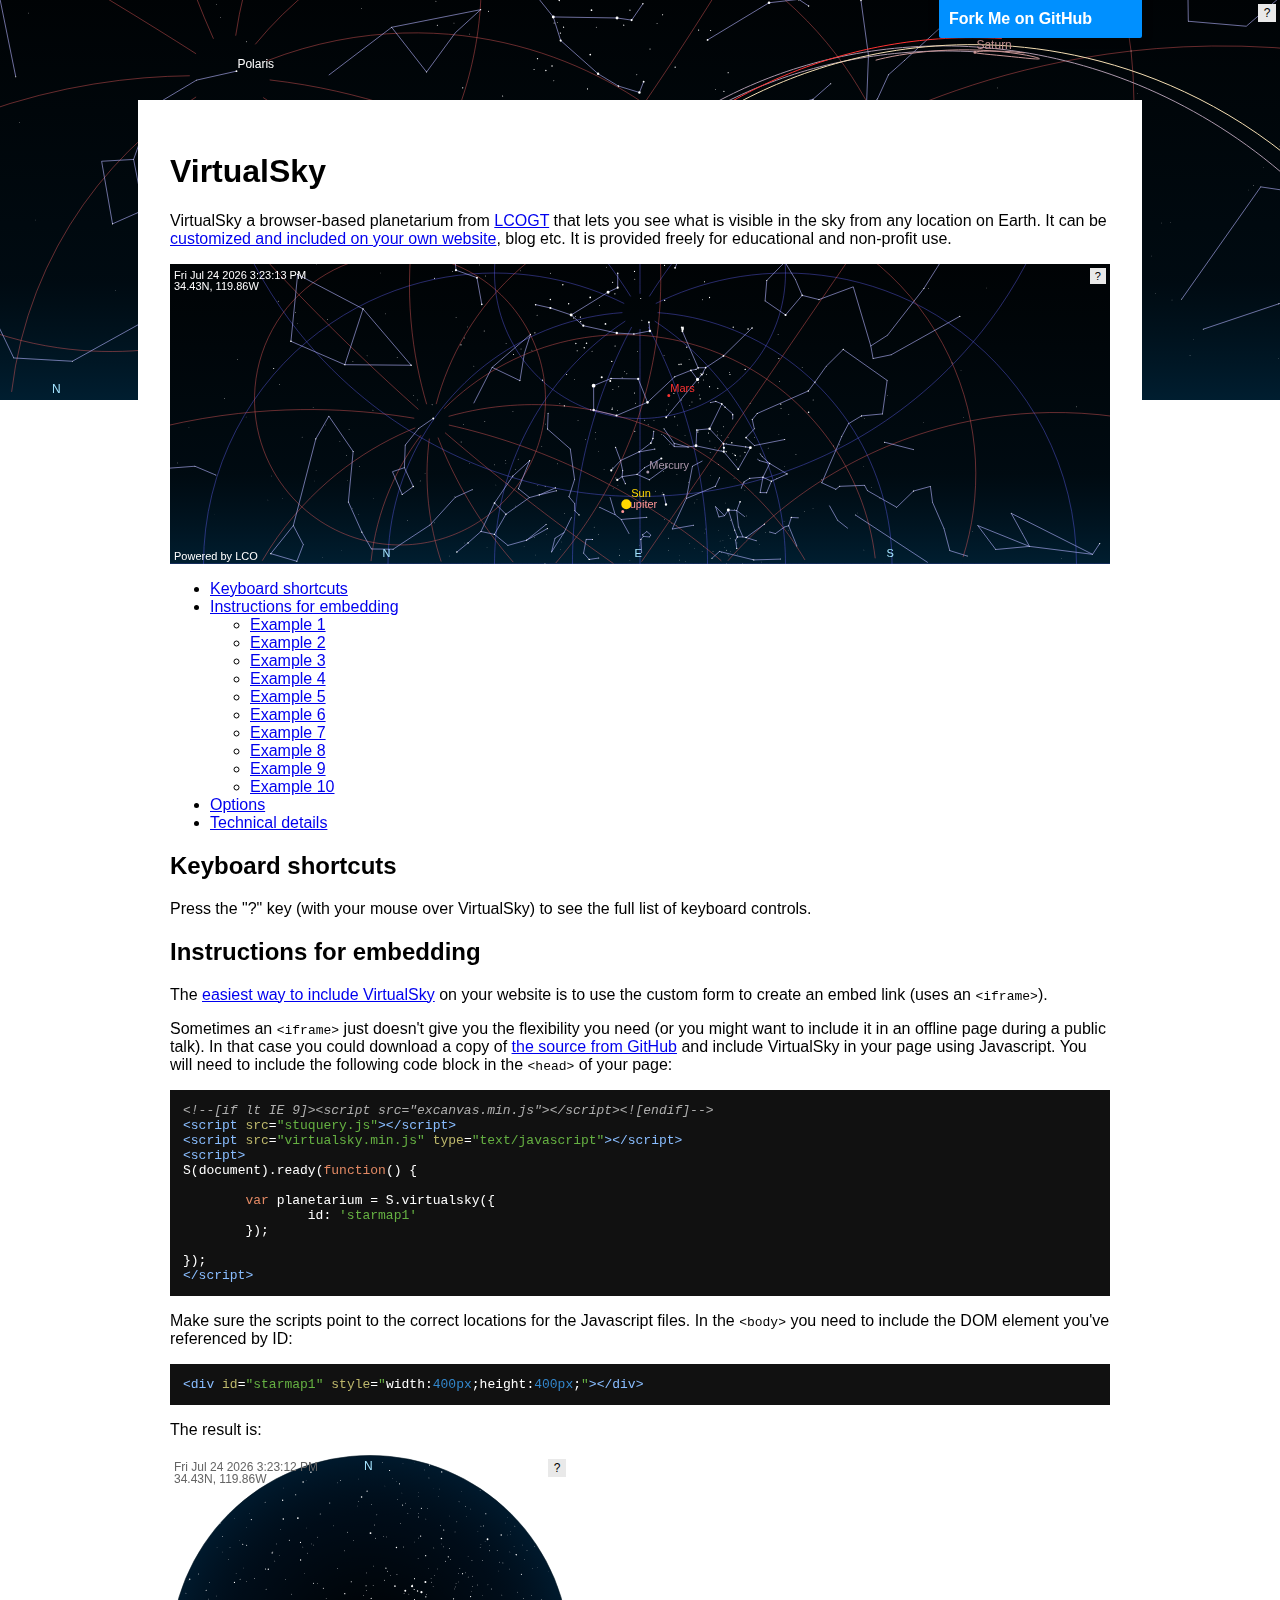
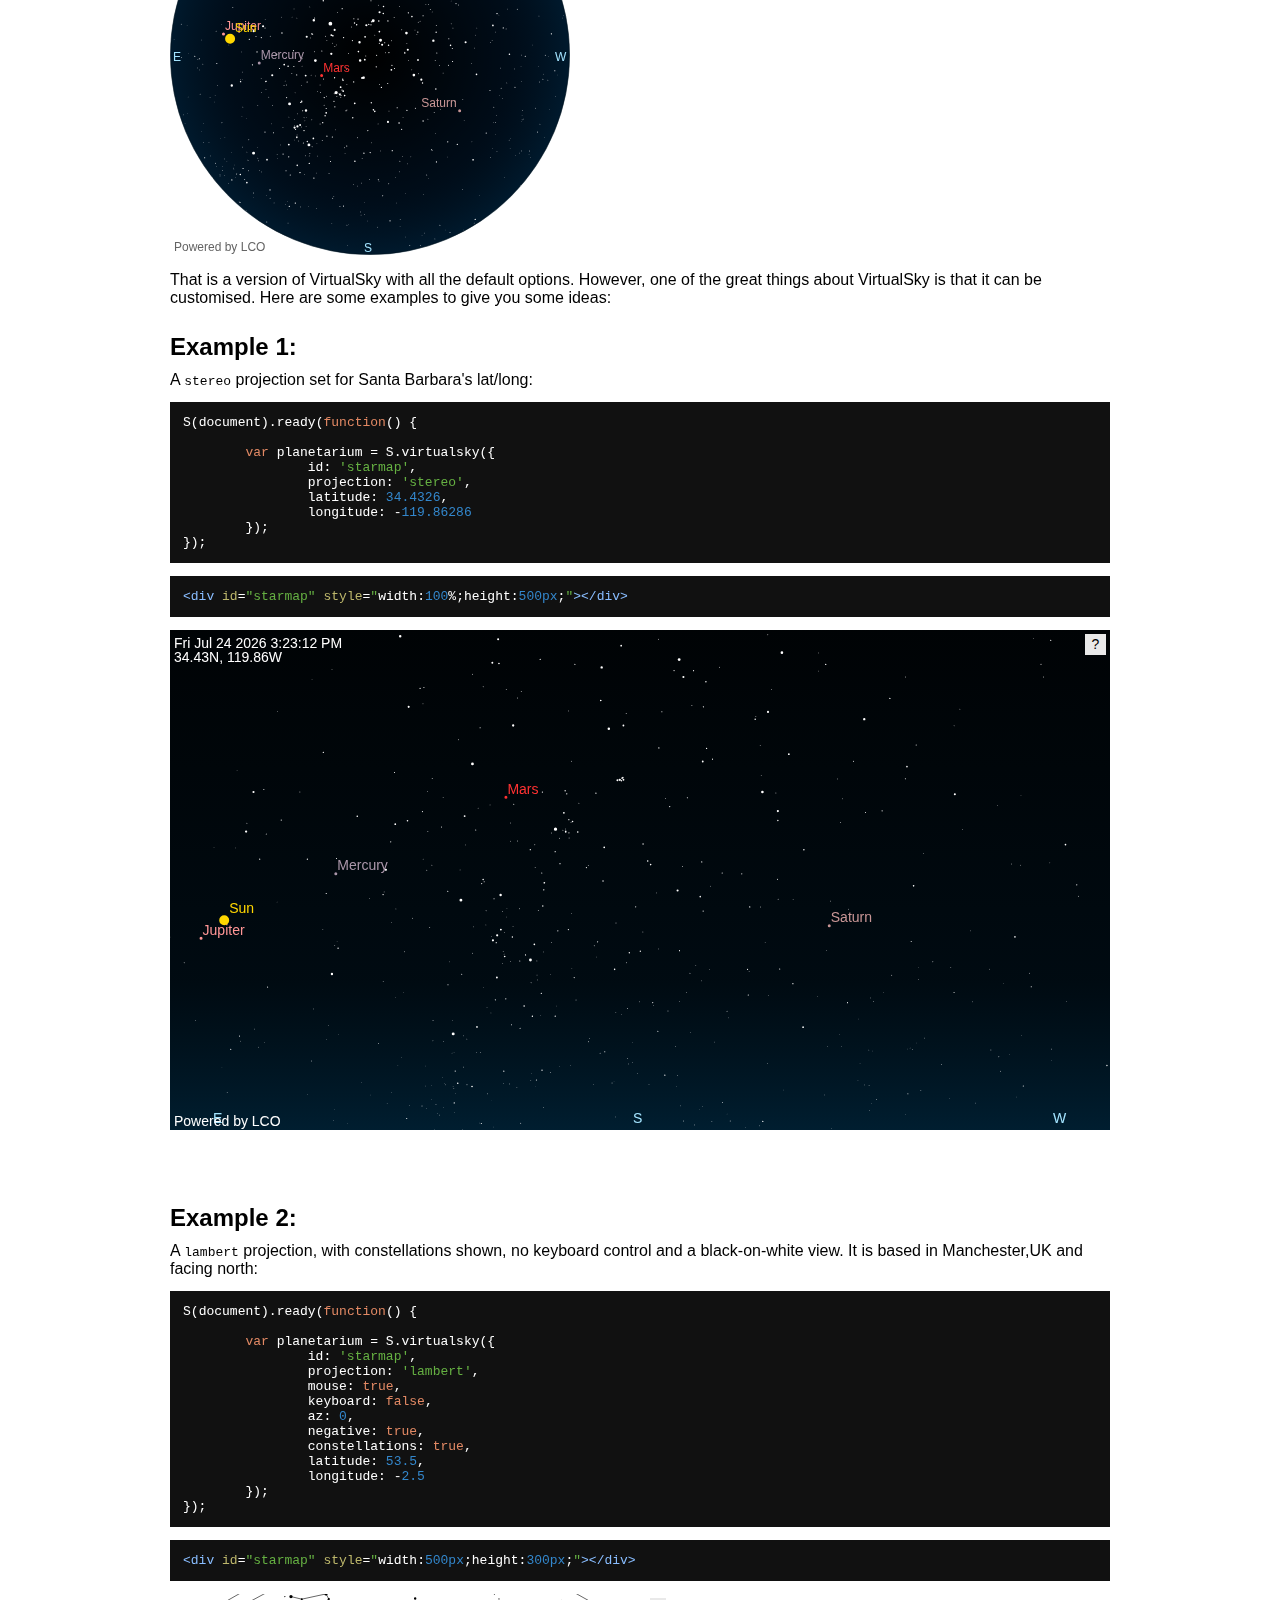
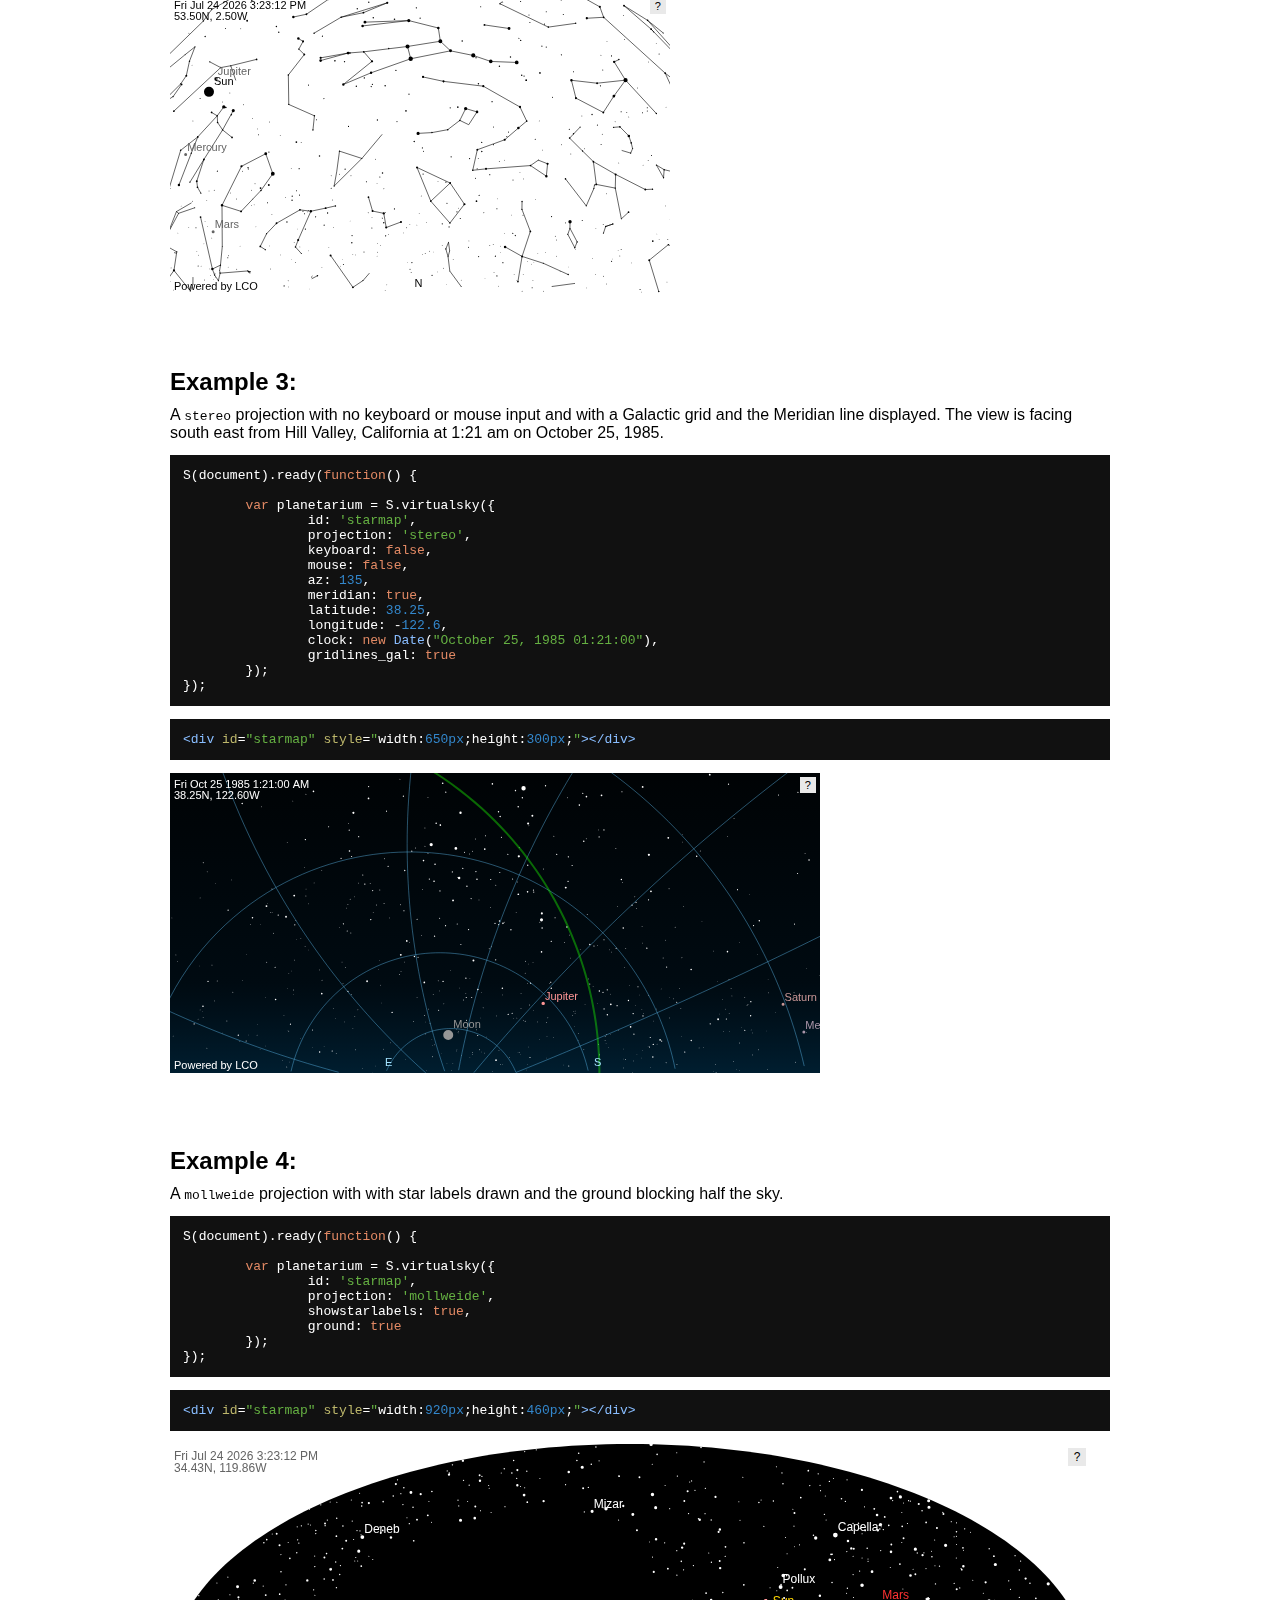
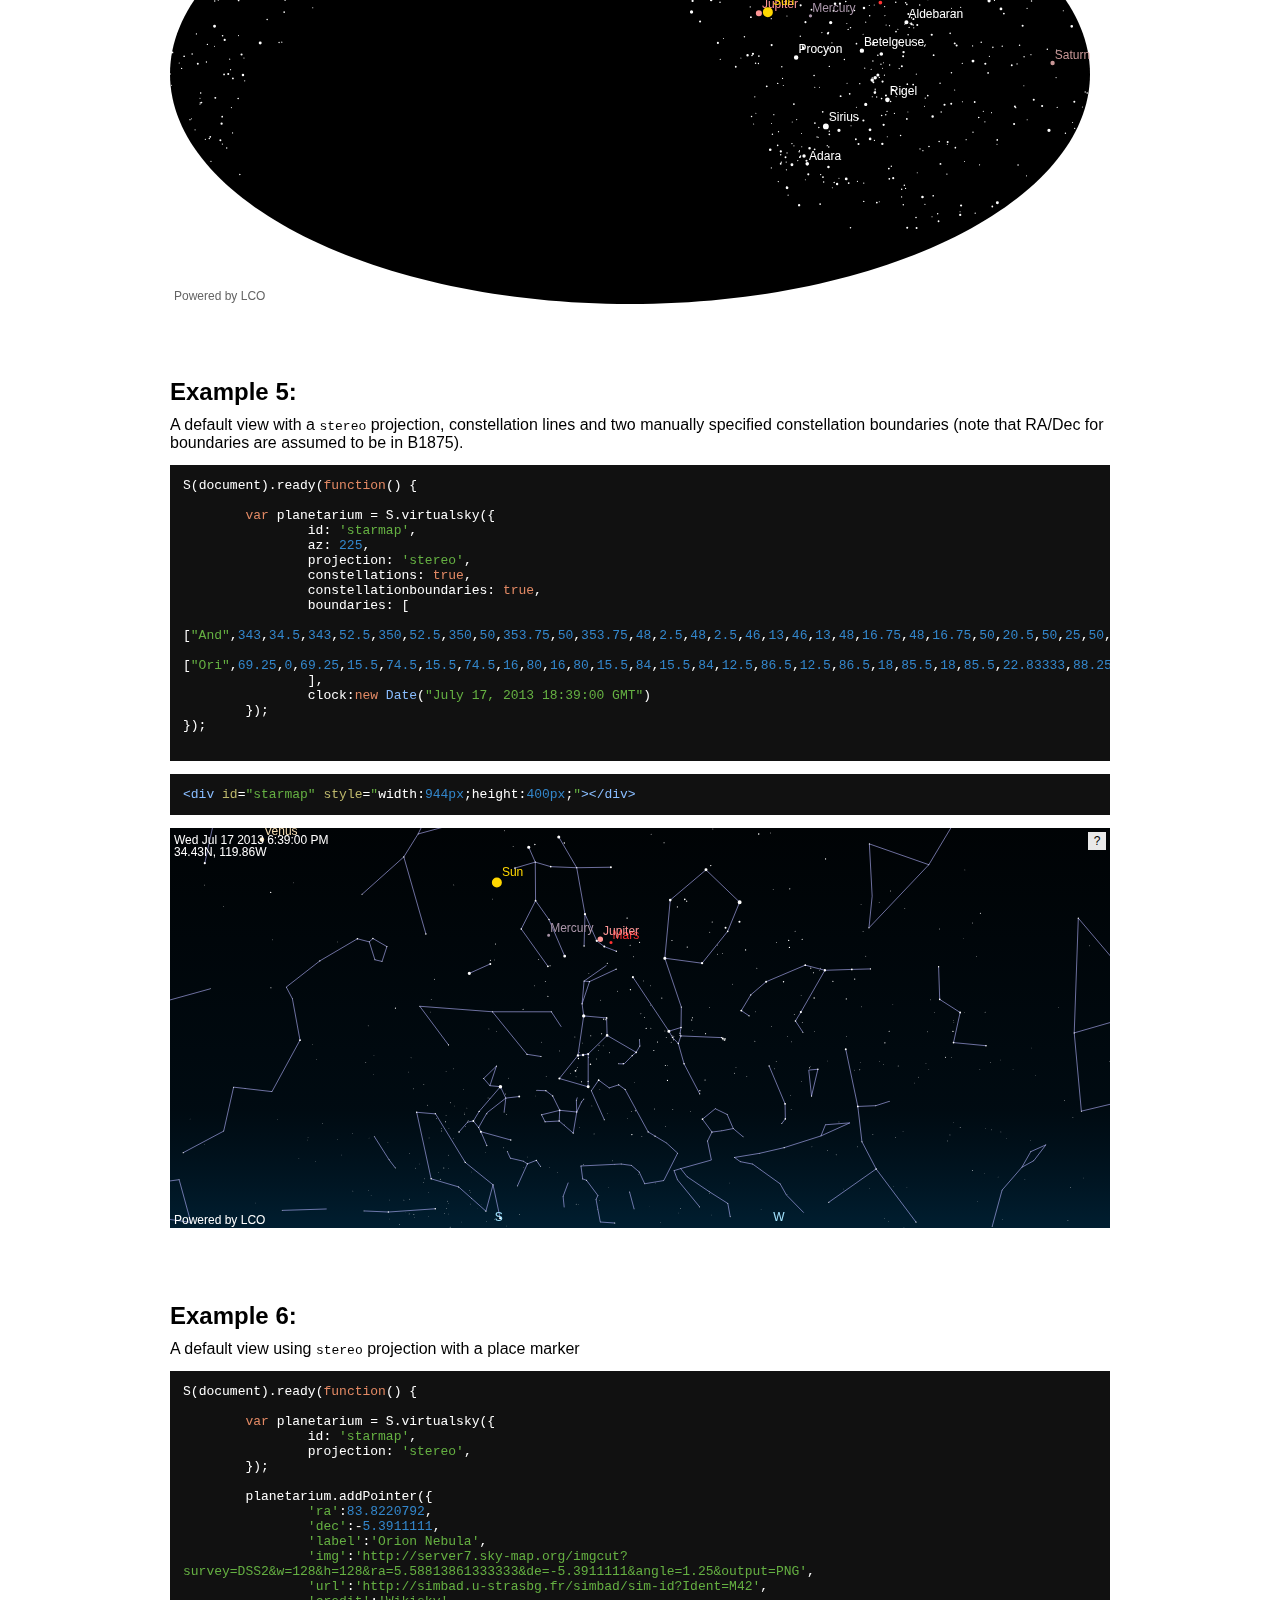
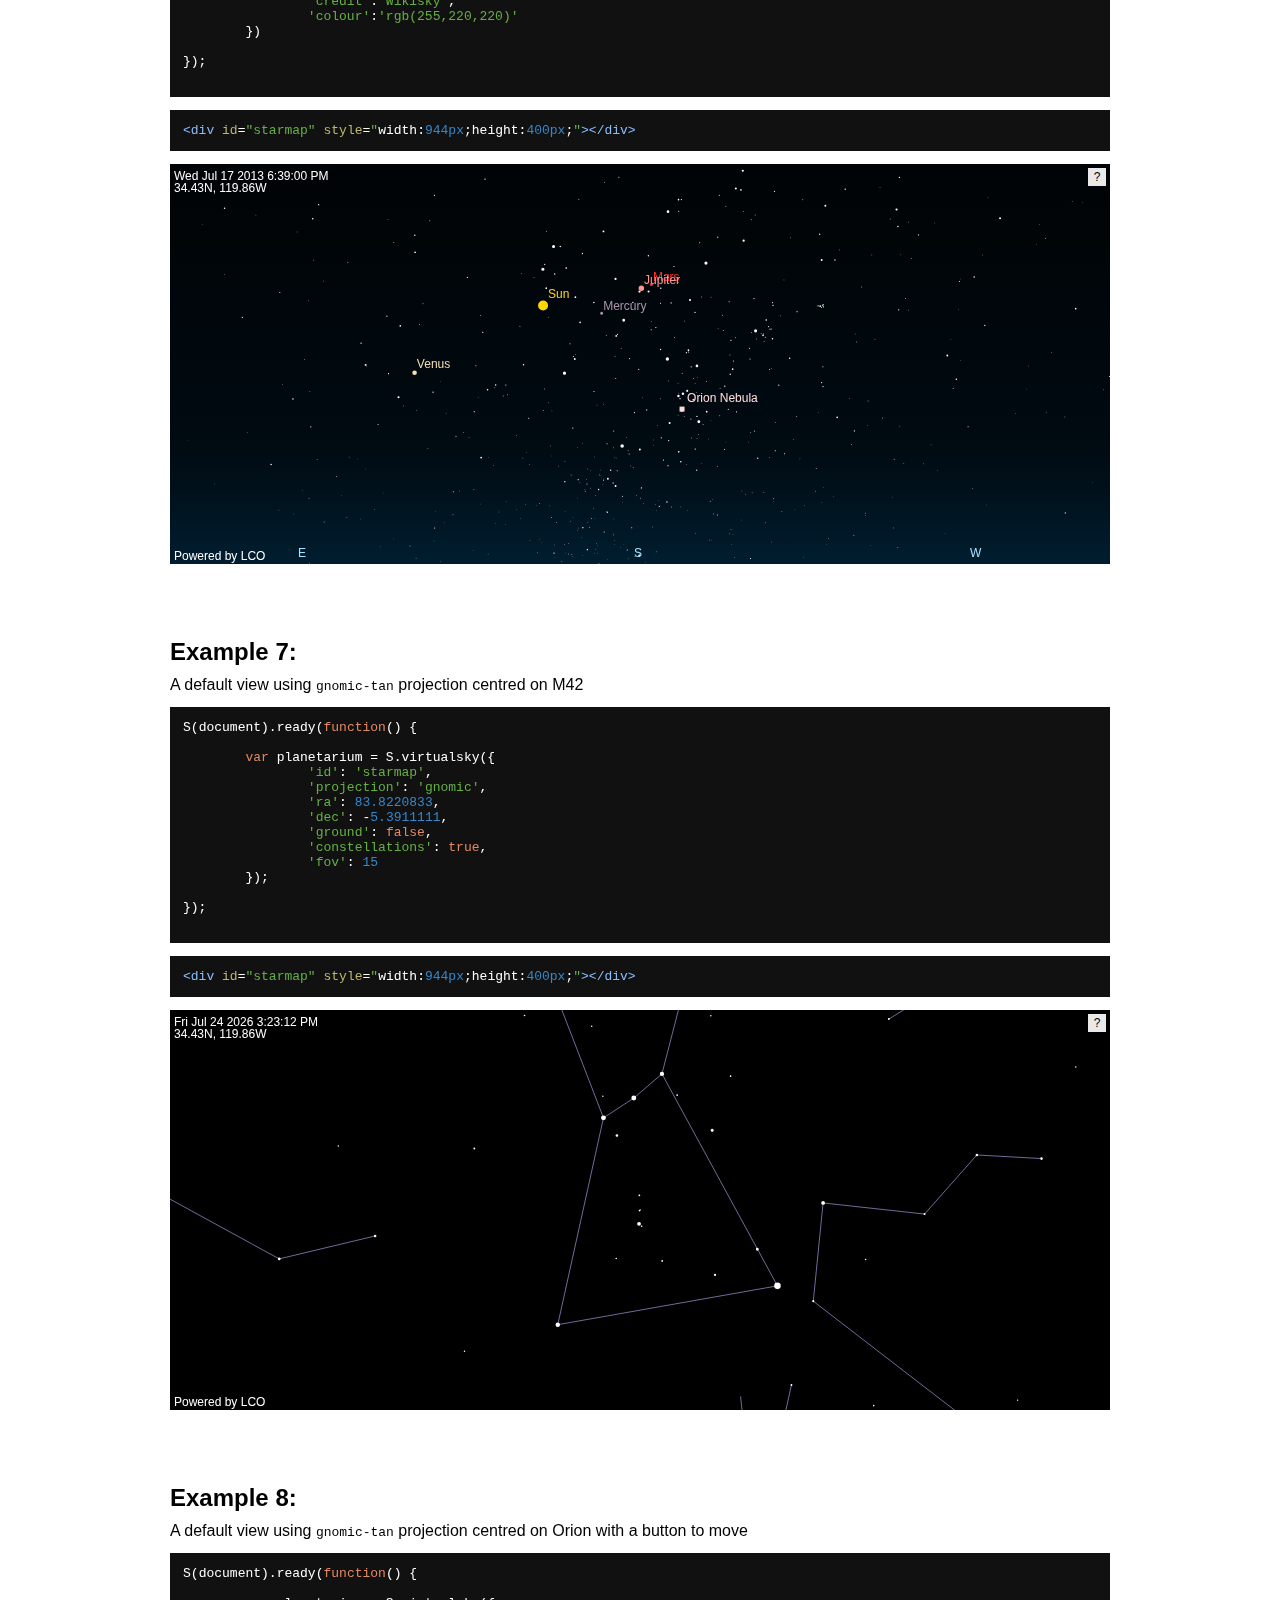
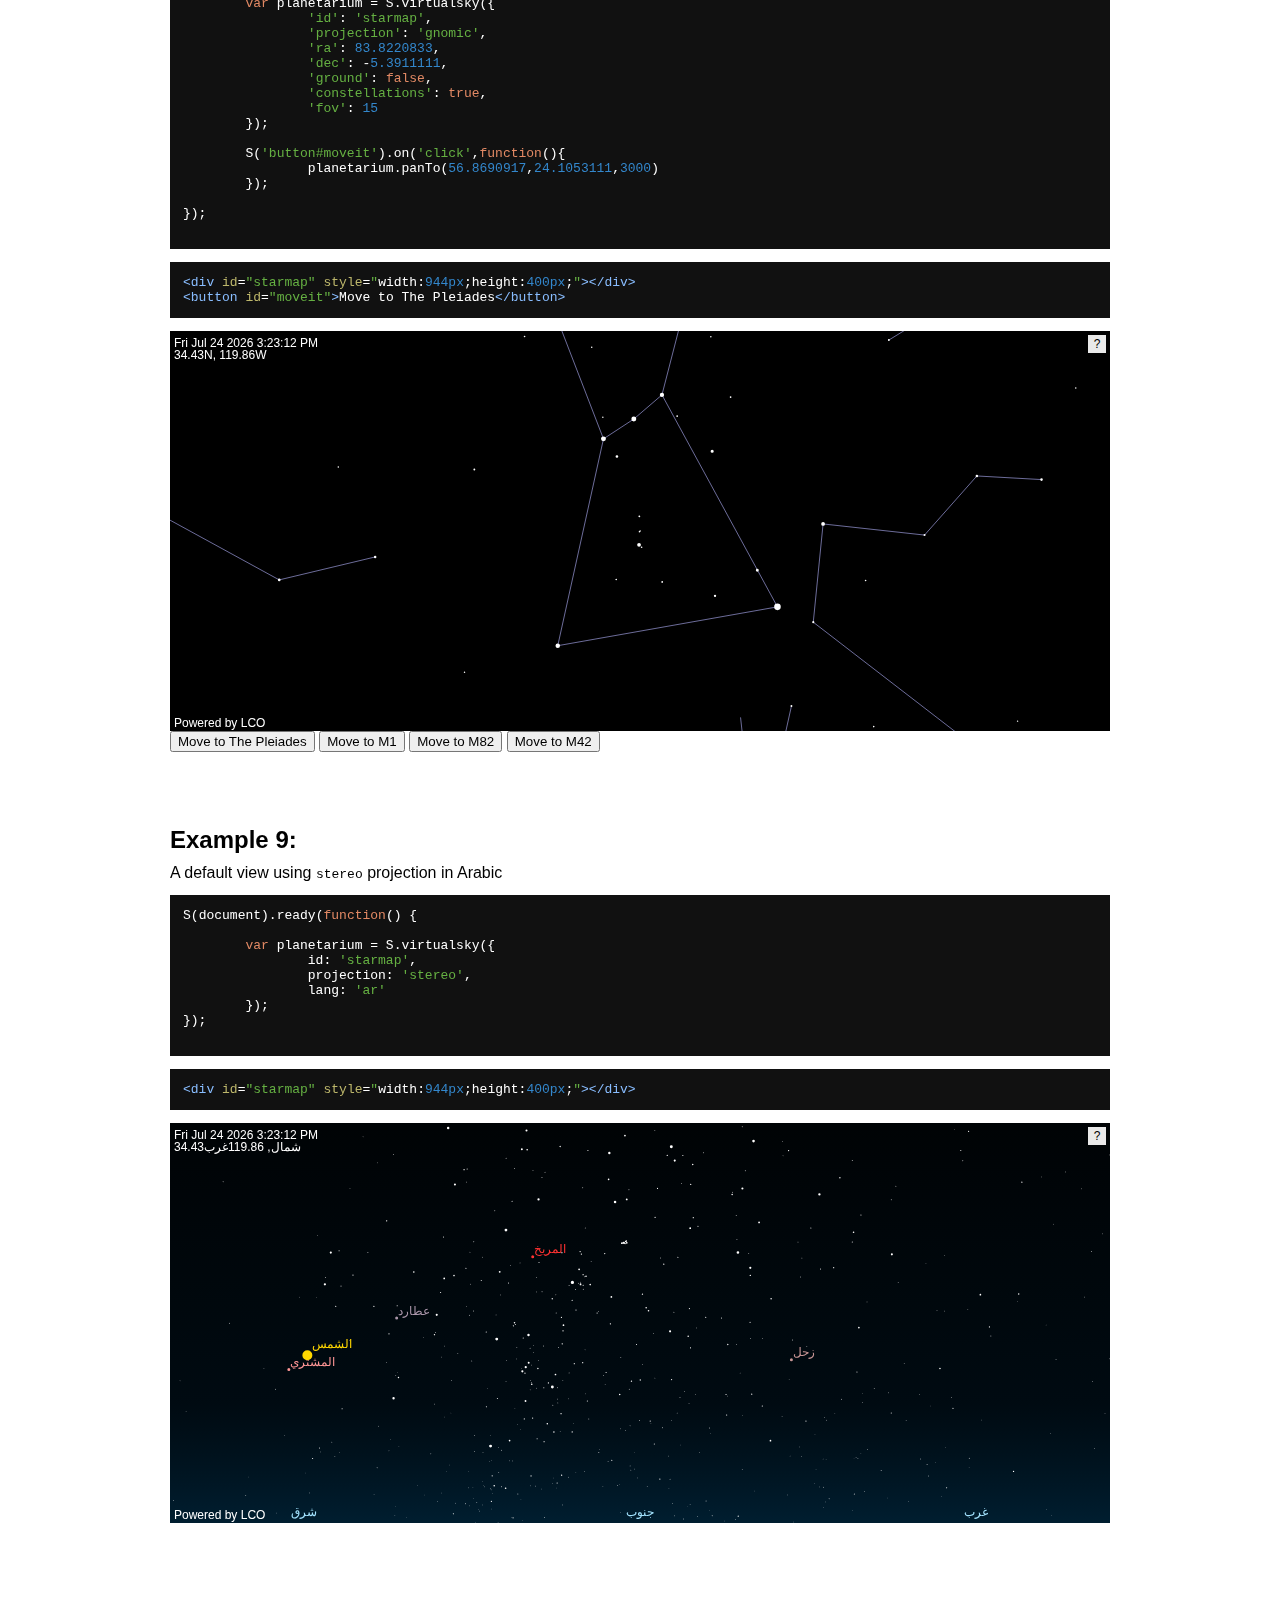
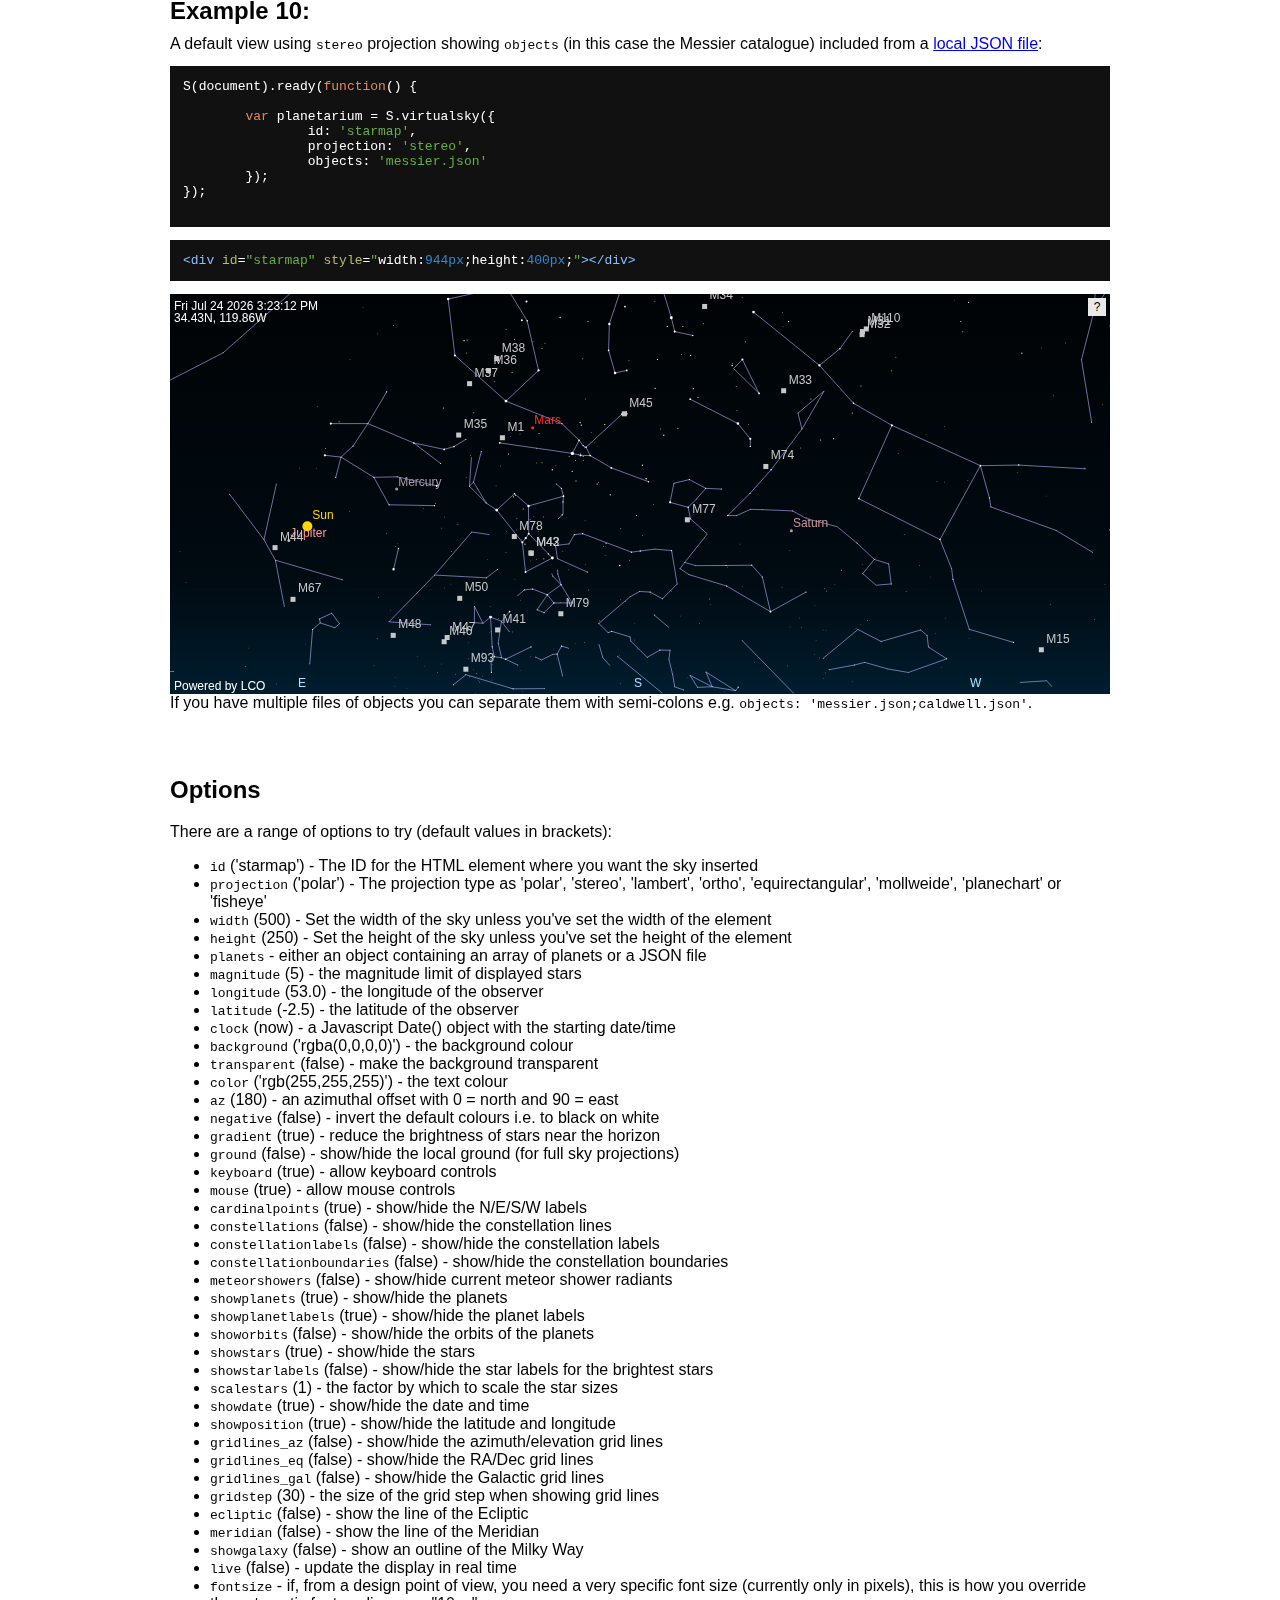
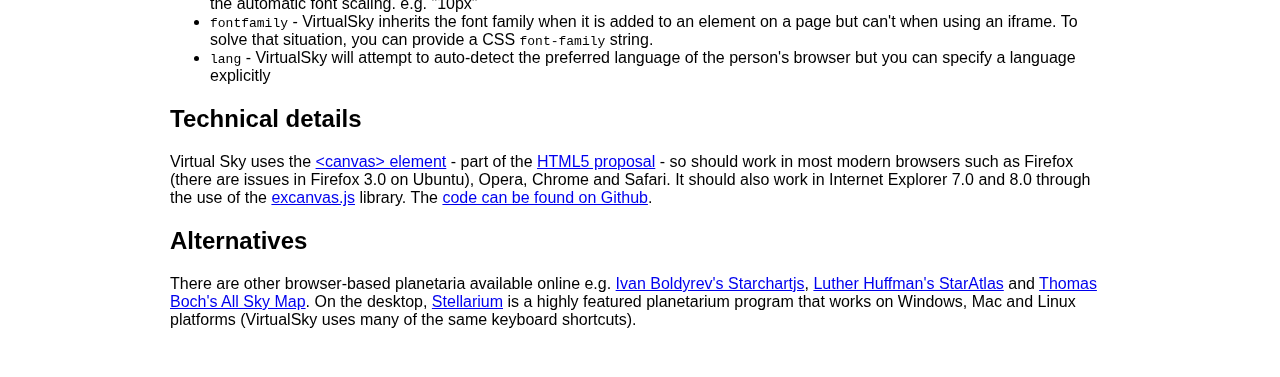
<file: 0.7.0/index.html>
<!DOCTYPE html>
<html>
<head>
	<meta charset="UTF-8">
	<title>VirtualSky</title>
	<!--
		VirtualSky <canvas> application
		(c) 2010 Stuart Lowe (Las Cumbras Observatory Global Telescope)
	-->
    <link rel="stylesheet" type="text/css" media="screen" href="extra/prettify.css">
	<style>
	body {
		font-family: 'Trebuchet MS',Tahoma,Helvetica,Verdana,sans-serif;
		color: black;
		margin: 0px;
		padding: 0px;
	}
	#bgholder {
		position: absolute; 
		left: 0px;
		right: 0px;
		top: 0px;
		height: 400px;
		width: 100%;
	}
	#bg { 
		width: 100%;
		height: 100%;
	}
	.content {
		max-width:940px;
		margin:auto;
		position: relative;
		padding: 2em;
		background-color: white;
		margin-top: 100px;
	}
	#forkme_banner {
		background: url("http://slowe.github.io/graph/images/blacktocat.png") no-repeat scroll 95% 50% #0090FF;
		border-bottom-left-radius: 2px;
		border-bottom-right-radius: 2px;
		box-shadow: 0 0 10px rgba(0, 0, 0, 0.5);
		color: #FFFFFF;
		display: block;
		font-weight: 700;
		padding: 10px 50px 10px 10px;
		position: absolute;
		right: 0px;
		top: -100px;
		z-index: 10;
		text-decoration: none;
	}
	ol {
		margin: 0px;
		padding: 0px;
		counter-reset: li; /* Initiate a counter */
		list-style: none; /* Remove default numbering */
		*list-style: decimal; /* Keep using default numbering for IE6/7 */
	}
	ol li.example:before{
		content: "Example " counter(li) ": ";
		counter-increment: li;
		font-size: 1.5em;
		line-height: 2em;
		text-align: left;
		font-weight: bold;
		display: block;
	}
	li.example { margin-bottom: 4em; }
	.planetarium { max-width: 100%; height: 0;}
	</style>
	<!--[if lt IE 9]><script src="excanvas.min.js"></script><![endif]-->
	<script src="stuquery.js"></script>
	<script src="virtualsky.js" type="text/javascript"></script>
	<script src="extra/prettify.js" type="text/javascript"></script>
	<script>
	S(document).ready(function() {

		// Set up the prettification of code blocks
		prettyPrint();

		var vs = S.virtualsky({id:'starmap',projection:'stereo',gridlines_az:true,gridlines_eq:true,constellations:true,live:true,az:90});
		var planetariumbg = S.virtualsky({id:'bg',az:120,gridlines_eq:true,showorbits:true,showstarlabels:true,meteorshowers:true,constellations:true,projection:'stereo',credit:false,showdate:false,showposition:false});
		var planetarium = S.virtualsky({id:'starmap1'});
		var planetarium2 = S.virtualsky({id:'starmap2',projection:'stereo',az:225,constellations:true,constellationboundaries:true,boundaries:[
				["And",343,34.5,343,52.5,350,52.5,350,50,353.75,50,353.75,48,2.5,48,2.5,46,13,46,13,48,16.75,48,16.75,50,20.5,50,25,50,25,47,30.625,47,30.625,50.5,37.75,50.5,37.75,36.75,30,36.75,30,35,21.125,35,21.125,33,10.75,33,10.75,23.75,12.75,23.75,12.75,21,2.125,21,2.125,22,1,22,1,28,0,28,0,31.33333,356.25,31.33333,356.25,32.08333,352.5,32.08333,352.5,34.5,343,34.5],
				["Ori",69.25,0,69.25,15.5,74.5,15.5,74.5,16,80,16,80,15.5,84,15.5,84,12.5,86.5,12.5,86.5,18,85.5,18,85.5,22.83333,88.25,22.83333,88.25,21.5,93.25,21.5,93.25,17.5,94.625,17.5,94.625,12,94.625,10,93.625,10,93.625,0,93.625,-4,87.5,-4,87.5,-11,76.25,-11,76.25,-4,70,-4,70,0,69.25,0]
			],clock:new Date("July 17, 2013 18:39:00 GMT")
		});
		var planetarium3 = S.virtualsky({id:'starmap3', projection:'stereo', mouse:true, keyboard:true, latitude:34.4326, longitude:-119.86286});
		var planetarium4 = S.virtualsky({id:'starmap4', projection:'lambert', mouse:true, keyboard:false, az:0, negative:true, constellations:true, latitude:53.5, longitude:-2.5});
		var planetarium5 = S.virtualsky({id:'starmap5', projection:'stereo', keyboard:false, mouse:false, az:135, latitude:38.25, longitude:-122.6, meridian: true, clock:new Date("October 25, 1985 01:21:00"), gridlines_gal: true});
		var planetarium6 = S.virtualsky({id:'starmap6', projection:'mollweide', showstarlabels:true, az:180, ground:true});
		var planetarium7 = S.virtualsky({
			id: 'starmap7',
			projection: 'stereo',
			clock:new Date("July 17, 2013 18:39:00 GMT")
		});
	
		planetarium7.addPointer({
			'ra':83.8220792,
			'dec':-5.3911111,
			'label':'Orion Nebula',
			'img':'http://server7.sky-map.org/imgcut?survey=DSS2&w=128&h=128&ra=5.58813861333333&de=-5.3911111&angle=1.25&output=PNG',
			'url':'http://simbad.u-strasbg.fr/simbad/sim-id?Ident=M42',
			'credit':'Wikisky',
			colour:'rgb(255,220,220)'
		});

		var planetarium8 = S.virtualsky({
			id: 'starmap8',
			projection: 'gnomic',
			ra: 83.8220833,
			dec:-5.3911111,
			ground:false,
			constellations: true,
			fov: 15
		});

		var planetarium9 = S.virtualsky({
			id: 'starmap9',
			projection: 'gnomic',
			ra: 83.8220833,
			dec:-5.3911111,
			ground:false,
			constellations: true,
			fov: 15
		});

		S('button#pleiades').on('click',function(){
			planetarium9.panTo(56.8690917,24.1053111,3000)
		});
		S('button#M82').on('click',function(){
			planetarium9.panTo(148.9684583,69.6797028,3000)
		});
		S('button#M1').on('click',function(){
			planetarium9.panTo(83.6330833,22.0145000,3000)
		});
		S('button#M42').on('click',function(){
			planetarium9.panTo(83.8220833,-5.3911111,3000)
		});

		var planetarium10 = S.virtualsky({
			id: 'starmap10',
			projection: 'stereo',
			lang: 'ar'
		});

		var planetarium11 = S.virtualsky({
			id: 'starmap11',
			projection: 'stereo',
			constellations: true,
			objects: 'messier.json',
			fov: 15
		});


	});
	</script>
</head>

<body>

	<div id="bgholder"><div id="bg"></div></div>

	<div class="content">
		<a id="forkme_banner" href="https://github.com/slowe/VirtualSky">Fork Me on GitHub</a>
		<h1>VirtualSky</h1>

		<p>VirtualSky a browser-based planetarium from <a href="http://lcogt.net/">LCOGT</a> that lets you see what is visible in the sky from any location on Earth. It can be <a href="http://lcogt.net/virtualsky/embed/custom.html">customized and included on your own website</a>, blog etc. It is provided freely for educational and non-profit use.</p>

		<div id="starmap" class="planetarium" style="width:100%;height:300px;"></div>

		<ul>
			<li><a href="#keys">Keyboard shortcuts</a></li>
			<li><a href="#instructions">Instructions for embedding</a>
				<ul>
					<li><a href="#ex1">Example 1</a></li>
					<li><a href="#ex2">Example 2</a></li>
					<li><a href="#ex3">Example 3</a></li>
					<li><a href="#ex4">Example 4</a></li>
					<li><a href="#ex5">Example 5</a></li>
					<li><a href="#ex6">Example 6</a></li>
					<li><a href="#ex7">Example 7</a></li>
					<li><a href="#ex8">Example 8</a></li>
					<li><a href="#ex9">Example 9</a></li>
					<li><a href="#ex10">Example 10</a></li>
				</ul>
			</li>
			<li><a href="#options">Options</a>
			<li><a href="#tech">Technical details</a>
		</ul>

		<h2 id="keys">Keyboard shortcuts</h2>
		<p>Press the "?" key (with your mouse over VirtualSky) to see the full list of keyboard controls.</p>
		
		<h2 id="instructions">Instructions for embedding</h2>
		<p>The <a href="http://lcogt.net/virtualsky/embed/custom.html">easiest way to include VirtualSky</a> on your website is to use the custom form to create an embed link (uses an <code>&lt;iframe&gt;</code>).</p>
		<p>Sometimes an <code>&lt;iframe&gt;</code> just doesn't give you the flexibility you need (or you might want to include it in an offline page during a public talk). In that case you could download a copy of <a href="https://github.com/slowe/VirtualSky">the source from GitHub</a> and include VirtualSky in your page using Javascript. You will need to include the following code block in the <code>&lt;head&gt;</code> of your page:</p>
		
		<pre class="prettyprint lang-html lang-js">
&lt;!--[if lt IE 9]&gt;&lt;script src="excanvas.min.js"&gt;&lt;/script&gt;&lt;![endif]--&gt;
&lt;script src="stuquery.js"&gt;&lt;/script&gt;
&lt;script src="virtualsky.min.js" type="text/javascript"&gt;&lt;/script&gt;
&lt;script&gt;
S(document).ready(function() {

	var planetarium = S.virtualsky({
		id: 'starmap1'
	});

});
&lt;/script&gt;
</pre>
<p>Make sure the scripts point to the correct locations for the Javascript files. In the <code>&lt;body&gt;</code> you need to include the DOM element you've referenced by ID:</p>
<pre class="prettyprint lang-html">
&lt;div id="starmap1" style="width:400px;height:400px;"&gt;&lt;/div&gt;
</pre>

		<p>The result is:</p>
		<div id="starmap1" class="planetarium" style="width:400px;height:400px;"></div>

		<p>That is a version of VirtualSky with all the default options. However, one of the great things about VirtualSky is that it can be customised. Here are some examples to give you some ideas:</p>
		<ol>
			<li class="example" id="ex1">A <code>stereo</code> projection set for Santa Barbara's lat/long:
				<pre class="prettyprint lang-js">
S(document).ready(function() {

	var planetarium = S.virtualsky({
		id: 'starmap',
		projection: 'stereo', 
		latitude: 34.4326, 
		longitude: -119.86286
	});
});</pre>
<pre class="prettyprint lang-html">
&lt;div id="starmap" style="width:100%;height:500px;"&gt;&lt;/div&gt;
</pre>
				<div id="starmap3" class="planetarium" style="width:100%;height:500px;"></div>
			</li>
			<li class="example" id="ex2">A <code>lambert</code> projection, with constellations shown, no keyboard control and a black-on-white view. It is based in Manchester,UK and facing north:
		
				<pre class="prettyprint lang-js">
S(document).ready(function() {

	var planetarium = S.virtualsky({
		id: 'starmap', 
		projection: 'lambert', 
		mouse: true,
		keyboard: false, 
		az: 0, 
		negative: true, 
		constellations: true, 
		latitude: 53.5,
		longitude: -2.5
	});
});</pre>
<pre class="prettyprint lang-html">
&lt;div id="starmap" style="width:500px;height:300px;"&gt;&lt;/div&gt;
</pre>
				<div id="starmap4" class="planetarium" style="width:500px;height:300px;"></div>
			</li>
			<li class="example" id="ex3">A <code>stereo</code> projection with no keyboard or mouse input and with a Galactic grid and the Meridian line displayed. The view is facing south east from Hill Valley, California at 1:21 am on October 25, 1985.
				<pre class="prettyprint lang-js">
S(document).ready(function() {

	var planetarium = S.virtualsky({
		id: 'starmap',
		projection: 'stereo',
		keyboard: false, 
		mouse: false, 
		az: 135,
		meridian: true,
		latitude: 38.25, 
		longitude: -122.6, 
		clock: new Date("October 25, 1985 01:21:00"),
		gridlines_gal: true
	});
});</pre>
<pre class="prettyprint lang-html">
&lt;div id="starmap" style="width:650px;height:300px;"&gt;&lt;/div&gt;
</pre>
				<div id="starmap5" class="planetarium" style="width:650px;height:300px;"></div>
			</li>
			<li class="example" id="ex4">A <code>mollweide</code> projection with with star labels drawn and the ground blocking half the sky.
				<pre class="prettyprint lang-js">
S(document).ready(function() {

	var planetarium = S.virtualsky({
		id: 'starmap',
		projection: 'mollweide',
		showstarlabels: true,
		ground: true
	});
});</pre>
<pre class="prettyprint lang-html">
&lt;div id="starmap" style="width:920px;height:460px;"&gt;&lt;/div&gt;
</pre>
				<div id="starmap6" class="planetarium" style="width:920px;height:460px;"></div>
			</li>
			<li class="example" id="ex5">A default view with a <code>stereo</code> projection, constellation lines and two manually specified constellation boundaries (note that RA/Dec for boundaries are assumed to be in B1875).
				<pre class="prettyprint lang-js">
S(document).ready(function() {

	var planetarium = S.virtualsky({
		id: 'starmap',
		az: 225,
		projection: 'stereo',
		constellations: true,
		constellationboundaries: true,
		boundaries: [
			["And",343,34.5,343,52.5,350,52.5,350,50,353.75,50,353.75,48,2.5,48,2.5,46,13,46,13,48,16.75,48,16.75,50,20.5,50,25,50,25,47,30.625,47,30.625,50.5,37.75,50.5,37.75,36.75,30,36.75,30,35,21.125,35,21.125,33,10.75,33,10.75,23.75,12.75,23.75,12.75,21,2.125,21,2.125,22,1,22,1,28,0,28,0,31.33333,356.25,31.33333,356.25,32.08333,352.5,32.08333,352.5,34.5,343,34.5],
			["Ori",69.25,0,69.25,15.5,74.5,15.5,74.5,16,80,16,80,15.5,84,15.5,84,12.5,86.5,12.5,86.5,18,85.5,18,85.5,22.83333,88.25,22.83333,88.25,21.5,93.25,21.5,93.25,17.5,94.625,17.5,94.625,12,94.625,10,93.625,10,93.625,0,93.625,-4,87.5,-4,87.5,-11,76.25,-11,76.25,-4,70,-4,70,0,69.25,0]
		],
		clock:new Date("July 17, 2013 18:39:00 GMT")
	});
});
			</pre>
<pre class="prettyprint lang-html">
&lt;div id="starmap" style="width:944px;height:400px;"&gt;&lt;/div&gt;
</pre>
			<div id="starmap2" class="planetarium" style="width:944x;height:400px;"></div>
			</li>
			<li class="example" id="ex6">A default view using <code>stereo</code> projection with a place marker
				<pre class="prettyprint lang-js">
S(document).ready(function() {

	var planetarium = S.virtualsky({
		id: 'starmap',
		projection: 'stereo',
	});

	planetarium.addPointer({
		'ra':83.8220792,
		'dec':-5.3911111,
		'label':'Orion Nebula',
		'img':'http://server7.sky-map.org/imgcut?survey=DSS2&w=128&h=128&ra=5.58813861333333&de=-5.3911111&angle=1.25&output=PNG',
		'url':'http://simbad.u-strasbg.fr/simbad/sim-id?Ident=M42',
		'credit':'Wikisky',
		'colour':'rgb(255,220,220)'
	})

});
			</pre>
<pre class="prettyprint lang-html">
&lt;div id="starmap" style="width:944px;height:400px;"&gt;&lt;/div&gt;
</pre>
			<div id="starmap7" class="planetarium" style="width:944x;height:400px;"></div>
			</li>

			<li class="example" id="ex7">A default view using <code>gnomic-tan</code> projection centred on M42
				<pre class="prettyprint lang-js">
S(document).ready(function() {

	var planetarium = S.virtualsky({
		'id': 'starmap',
		'projection': 'gnomic',
		'ra': 83.8220833,
		'dec': -5.3911111,
		'ground': false,
		'constellations': true,
		'fov': 15
	});

});
			</pre>
<pre class="prettyprint lang-html">
&lt;div id="starmap" style="width:944px;height:400px;"&gt;&lt;/div&gt;
</pre>
			<div id="starmap8" class="planetarium" style="width:944x;height:400px;"></div>
			</li>

			<li class="example" id="ex8">A default view using <code>gnomic-tan</code> projection centred on Orion with a button to move
				<pre class="prettyprint lang-js">
S(document).ready(function() {

	var planetarium = S.virtualsky({
		'id': 'starmap',
		'projection': 'gnomic',
		'ra': 83.8220833,
		'dec': -5.3911111,
		'ground': false,
		'constellations': true,
		'fov': 15
	});
	
	S('button#moveit').on('click',function(){
		planetarium.panTo(56.8690917,24.1053111,3000)
	});

});
			</pre>
<pre class="prettyprint lang-html">
&lt;div id="starmap" style="width:944px;height:400px;"&gt;&lt;/div&gt;
&lt;button id="moveit"&gt;Move to The Pleiades&lt;/button&gt;
</pre>
			<div id="starmap9" class="planetarium" style="width:944x;height:400px;"></div>
			<button id="pleiades">Move to The Pleiades</button>
			<button id="M1">Move to M1</button>
			<button id="M82">Move to M82</button>
			<button id="M42">Move to M42</button>
			</li>

			<li class="example" id="ex9">A default view using <code>stereo</code> projection in Arabic
				<pre class="prettyprint lang-js">
S(document).ready(function() {

	var planetarium = S.virtualsky({
		id: 'starmap',
		projection: 'stereo',
		lang: 'ar'
	});
});
			</pre>
<pre class="prettyprint lang-html">
&lt;div id="starmap" style="width:944px;height:400px;"&gt;&lt;/div&gt;
</pre>
			<div id="starmap10" class="planetarium" style="width:944x;height:400px;"></div>
			</li>

			<li class="example" id="ex10">A default view using <code>stereo</code> projection showing <code>objects</code> (in this case the Messier catalogue) included from a <a href="messier.json">local JSON file</a>:
				<pre class="prettyprint lang-js">
S(document).ready(function() {

	var planetarium = S.virtualsky({
		id: 'starmap',
		projection: 'stereo',
		objects: 'messier.json'
	});
});
			</pre>
<pre class="prettyprint lang-html">
&lt;div id="starmap" style="width:944px;height:400px;"&gt;&lt;/div&gt;
</pre>
			<div id="starmap11" class="planetarium" style="width:944x;height:400px;"></div>
			If you have multiple files of objects you can separate them with semi-colons e.g. <code>objects: 'messier.json;caldwell.json'</code>.
			</li>


		</ol>

		<h2 id="options">Options</h2>
		<p>There are a range of options to try (default values in brackets):</p>
		<ul>
			<li><code>id</code> ('starmap') - The ID for the HTML element where you want the sky inserted</li>
			<li><code>projection</code> ('polar') - The projection type as 'polar', 'stereo', 'lambert', 'ortho', 'equirectangular', 'mollweide', 'planechart' or 'fisheye'</li>
			<li><code>width</code> (500) - Set the width of the sky unless you've set the width of the element</li>
			<li><code>height</code> (250) - Set the height of the sky unless you've set the height of the element</li>
			<li><code>planets</code> - either an object containing an array of planets or a JSON file</li>
			<li><code>magnitude</code> (5) - the magnitude limit of displayed stars</li>
			<li><code>longitude</code> (53.0) - the longitude of the observer</li>
			<li><code>latitude</code> (-2.5) - the latitude of the observer</li>
			<li><code>clock</code> (now) - a Javascript Date() object with the starting date/time</li>
			<li><code>background</code> ('rgba(0,0,0,0)') - the background colour</li>
			<li><code>transparent</code> (false) - make the background transparent</li>
			<li><code>color</code> ('rgb(255,255,255)') - the text colour</li>
			<li><code>az</code> (180) - an azimuthal offset with 0 = north and 90 = east</li>
			<li><code>negative</code> (false) - invert the default colours i.e. to black on white</li>
			<li><code>gradient</code> (true) - reduce the brightness of stars near the horizon</li>
			<li><code>ground</code> (false) - show/hide the local ground (for full sky projections)</li>
			<li><code>keyboard</code> (true) - allow keyboard controls</li>
			<li><code>mouse</code> (true) - allow mouse controls</li>
			<li><code>cardinalpoints</code> (true) - show/hide the N/E/S/W labels</li>
			<li><code>constellations</code> (false) - show/hide the constellation lines</li>
			<li><code>constellationlabels</code> (false) - show/hide the constellation labels</li>
			<li><code>constellationboundaries</code> (false) - show/hide the constellation boundaries</li>
			<li><code>meteorshowers</code> (false) - show/hide current meteor shower radiants</li>
			<li><code>showplanets</code> (true) - show/hide the planets</li>
			<li><code>showplanetlabels</code> (true) - show/hide the planet labels</li>
			<li><code>showorbits</code> (false) - show/hide the orbits of the planets</li>
			<li><code>showstars</code> (true) - show/hide the stars</li>
			<li><code>showstarlabels</code> (false) - show/hide the star labels for the brightest stars</li>
			<li><code>scalestars</code> (1) - the factor by which to scale the star sizes</li>
			<li><code>showdate</code> (true) - show/hide the date and time</li>
			<li><code>showposition</code> (true) - show/hide the latitude and longitude</li>
			<li><code>gridlines_az</code> (false) - show/hide the azimuth/elevation grid lines</li>
			<li><code>gridlines_eq</code> (false) - show/hide the RA/Dec grid lines</li>
			<li><code>gridlines_gal</code> (false) - show/hide the Galactic grid lines</li>
			<li><code>gridstep</code> (30) - the size of the grid step when showing grid lines</li>
			<li><code>ecliptic</code> (false) - show the line of the Ecliptic</li>
			<li><code>meridian</code> (false) - show the line of the Meridian</li>
			<li><code>showgalaxy</code> (false) - show an outline of the Milky Way</li>
			<li><code>live</code> (false) - update the display in real time</li>
			<li><code>fontsize</code> - if, from a design point of view, you need a very specific font size (currently only in pixels), this is how you override the automatic font scaling. e.g. "10px"</li>
			<li><code>fontfamily</code> - VirtualSky inherits the font family when it is added to an element on a page but can't when using an iframe. To solve that situation, you can provide a CSS <code>font-family</code> string.</li>
			<li><code>lang</code> - VirtualSky will attempt to auto-detect the preferred language of the person's browser but you can specify a language explicitly</li>
		</ul>
		
		<h2 id="tech">Technical details</h2>
		<p>Virtual Sky uses the <a href="http://diveintohtml5.org/canvas.html#divingin">&lt;canvas&gt; element</a> - part of the <a href="http://whatwg.org/html5">HTML5 proposal</a> - so should work in most modern browsers such as Firefox (there are issues in Firefox 3.0 on Ubuntu), Opera, Chrome and Safari. It should also work in Internet Explorer 7.0 and 8.0 through the use of the <a href="http://code.google.com/p/explorercanvas/">excanvas.js</a> library. The <a href="https://github.com/slowe/VirtualSky">code can be found on Github</a>.</p>
		
		<h2 id="alt">Alternatives</h2>
		<p>There are other browser-based planetaria available online e.g. <a href="http://ivan.ivanych.net/dev/starmap-canvas/">Ivan Boldyrev's Starchartjs</a>, <a href="http://canvas.staratlas.com/">Luther Huffman's StarAtlas</a> and <a href="http://tonightsky.free.fr/all-sky-map/">Thomas Boch's All Sky Map</a>. On the desktop, <a href="http://stellarium.org/">Stellarium</a> is a highly featured planetarium program that works on Windows, Mac and Linux platforms (VirtualSky uses many of the same keyboard shortcuts).</p>

		
	</div>
</body>
</html>
</file>
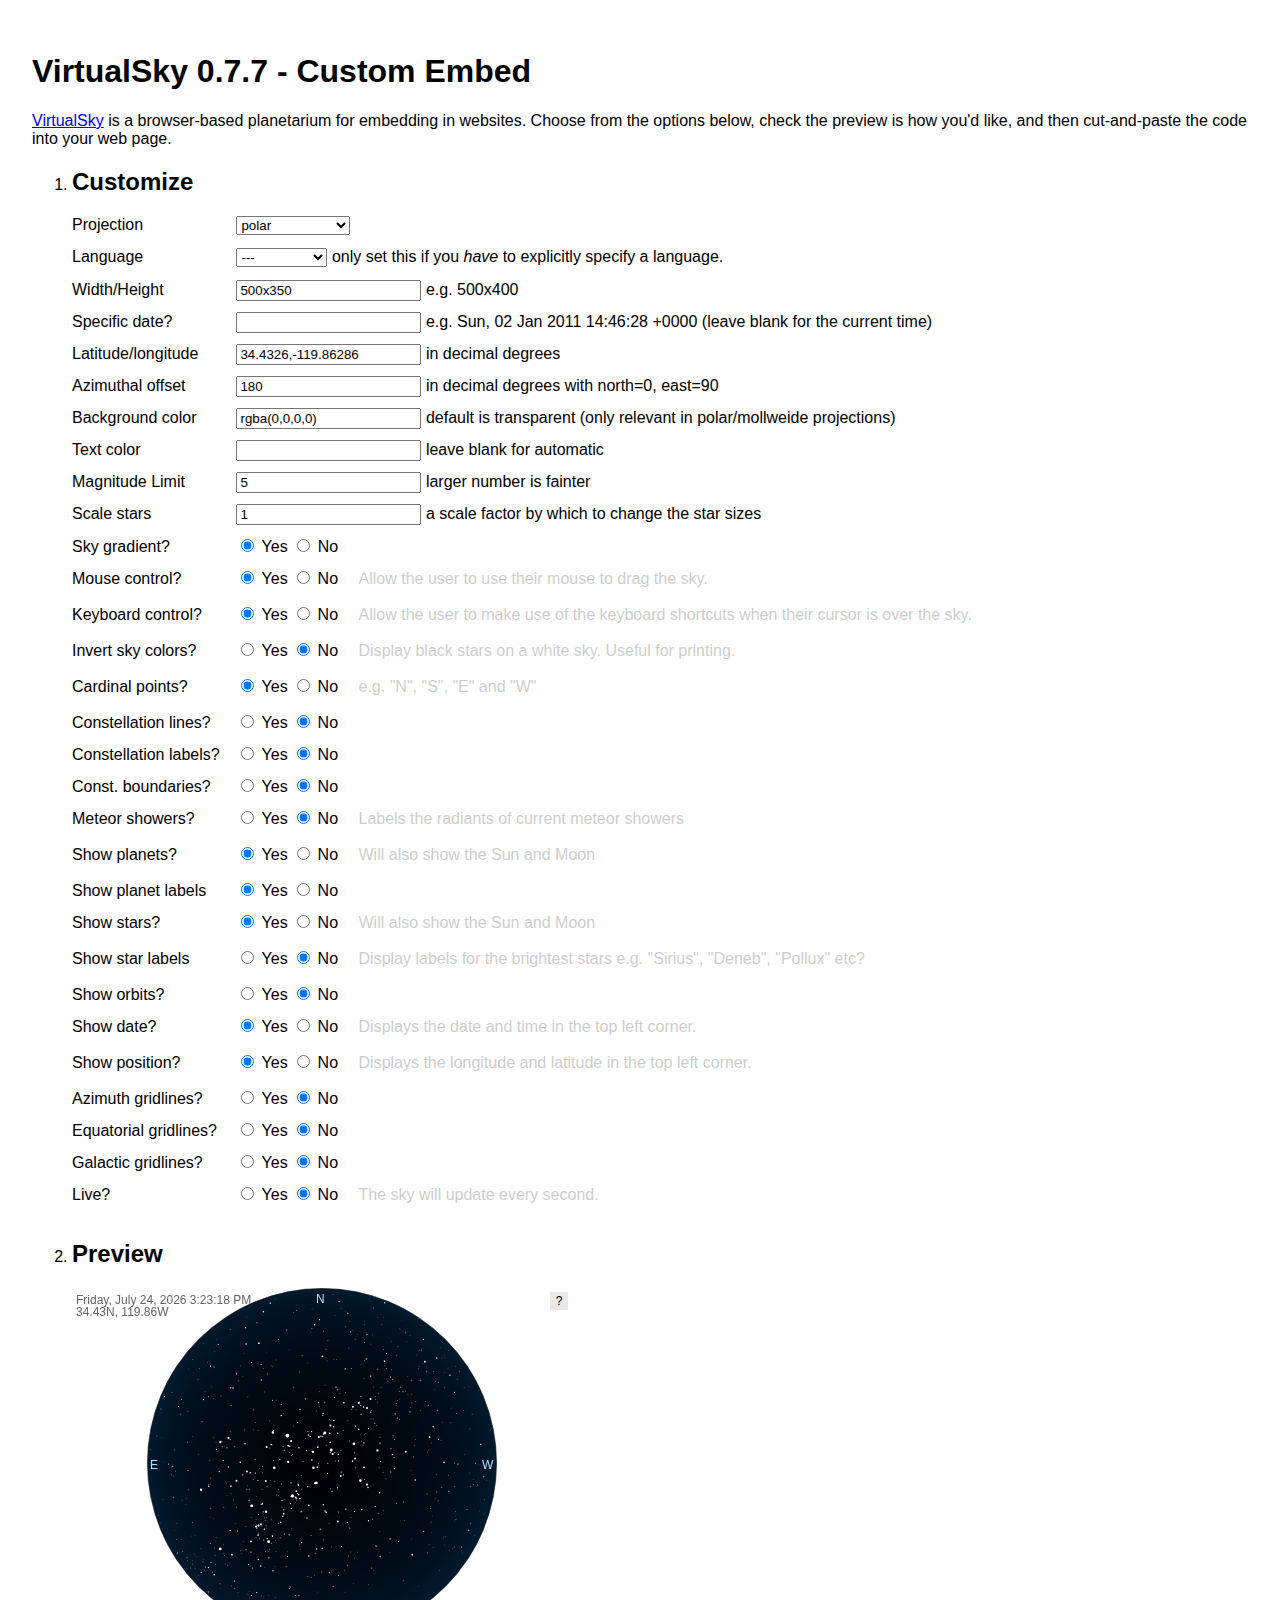
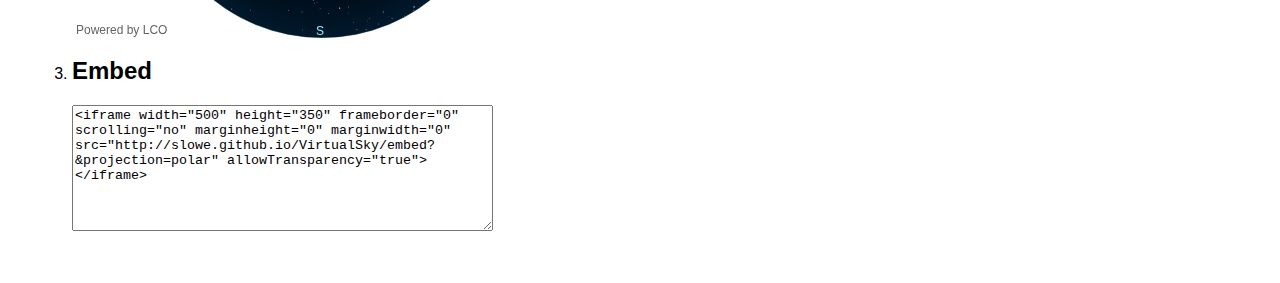
<file: custom.html>
<!DOCTYPE html>
<html>
<head>
	<title>VirtualSky Custom Embed</title>
	<!--
		Virtual Sky <canvas> application
		(c) 2010-2012 Stuart Lowe (Las Cumbras Observatory Global Telescope)
	-->
	<style>
	body {
		background: #fff;
		font-family: 'Trebuchet MS',Tahoma,Helvetica,Verdana,sans-serif;
		color: black;
		padding: 2em;
		margin: 0px;
	}
	li.options .i {
		clear: both;
		min-height: 2em;
	}
	li.options .p {
		display: inline-block;
		width: 10em;
	}
	li.options .o {
		display: inline-block;
		margin-right: 16px;
	}
	li.options .h {
		margin-bottom: 1em;
		display: inline-block;
		opacity: 0.2;
		filter: alpha(20);
	}
	li.options .i:hover .h {
		opacity: 0.7;
		filter: alpha(70);
	}
	</style>
	<script src="stuquery.min.js"></script>
	<script src="virtualsky.js" type="text/javascript"></script>

	<script>
		var planetarium;
		S(document).ready(function(){
			skydefault = S.virtualsky();
			planetarium = S.virtualsky({id:'preview',width:500,height:350});
			planetarium.draw();
			update();
			S('.version').html(planetarium.version)
		});
		var changedtime = false;
		function update(el) {
			property = (el) ? el.name : "";
			value = (el) ? el.value : "";

			if(property == 'projection') planetarium.selectProjection(value);
			if(property == 'mouse') planetarium.mouse = (value == "true") ? true : false;
			if(property == 'keyboard') planetarium.keyboard = (value == "true") ? true : false;
			if(property == 'gradient') planetarium.gradient = (value == "true") ? true : false;
			if(property == 'negative') planetarium.negative = (value == "true") ? true : false;
			if(property == 'cardinalpoints') planetarium.cardinalpoints = (value == "true") ? true : false;
			if(property == 'constellations') planetarium.constellation.lines = (value == "true") ? true : false;
			if(property == 'constellationlabels') planetarium.constellation.labels = (value == "true") ? true : false;
			if(property == 'constellationboundaries') planetarium.constellation.boundaries = (value == "true") ? true : false;
			if(property == 'meteorshowers') planetarium.meteorshowers = (value == "true") ? true : false;
			if(property == 'showstars') planetarium.showstars = (value == "true") ? true : false;
			if(property == 'showstarlabels') planetarium.showstarlabels = (value == "true") ? true : false;
			if(property == 'showplanets') planetarium.showplanets = (value == "true") ? true : false;
			if(property == 'showplanetlabels') planetarium.showplanetlabels = (value == "true") ? true : false;
			if(property == 'showorbits') planetarium.showorbits = (value == "true") ? true : false;
			if(property == 'showdate') planetarium.showdate = (value == "true") ? true : false;
			if(property == 'showposition') planetarium.showposition = (value == "true") ? true : false;
			if(property == 'gridlines_az') planetarium.grid.az = (value == "true") ? true : false;
			if(property == 'gridlines_eq') planetarium.grid.eq = (value == "true") ? true : false;
			if(property == 'gridlines_gal') planetarium.grid.gal = (value == "true") ? true : false;
			if(property == 'clock'){
				if(value){
					planetarium.clock = new Date(value);
					changedtime = true;
				}else{
					planetarium.clock = new Date();
					changedtime = false;
				}
			}
			if(property == 'dimensions'){
				dim = value.split('x');
				if(dim.length == 2){
					planetarium.resize(dim[0],dim[1]);
					el = document.getElementById(planetarium.id);
					S('#'+planetarium.id).css({'height':planetarium.tall+'px','width':planetarium.wide+'px'})
				}
			}
			el = document.getElementById('dimensions');
			el.value = planetarium.wide+'x'+planetarium.tall;
			var langcode = planetarium.langcode;
			if(property == 'position') planetarium.setGeo(value);
			if(property == 'background') planetarium.background = value;
			if(property == 'color') planetarium.color = value;
			if(property == 'magnitude') planetarium.magnitude = parseFloat(value);
			if(property == 'scalestars') planetarium.scalestars = parseFloat(value);
			if(property == 'lang'){ langcode = value; planetarium.loadLanguage(value); }

			if(property == 'az_off') planetarium.az_off = value;
			el = document.getElementById('az_off');
			el.value = ((planetarium.az_off+180)%360);

			el = document.getElementById('position');
			el.value = planetarium.latitude.deg+','+planetarium.longitude.deg;

			planetarium.updateColours();
			planetarium.draw();
			planetarium.setClock(0);


			if(property == 'live') planetarium.liveSky();

			var str = "<iframe width=\""+planetarium.wide+"\" height=\""+planetarium.tall+"\" frameborder=\"0\" scrolling=\"no\" marginheight=\"0\" marginwidth=\"0\" src=\"";
			var uri = "http://slowe.github.io/VirtualSky/embed?";
			if(skydefault.longitude.deg != planetarium.longitude.deg) uri += "longitude="+planetarium.longitude.deg;
			if(skydefault.latitude.deg != planetarium.latitude.deg) uri += "&latitude="+planetarium.latitude.deg;
			if(skydefault.gradient != planetarium.gradient) uri += "&gradient="+planetarium.gradient;
			if(skydefault.projection != planetarium.projection) uri += "&projection="+planetarium.projection.id;
			if(skydefault.negative != planetarium.negative) uri += "&negative="+planetarium.negative;
			if(skydefault.mouse != planetarium.mouse) uri += "&mouse="+planetarium.mouse;
			if(skydefault.keyboard != planetarium.keyboard) uri += "&keyboard="+planetarium.keyboard;
			if(skydefault.cardinalpoints != planetarium.cardinalpoints) uri += "&cardinalpoints="+planetarium.cardinalpoints;
			if(skydefault.constellation.lines != planetarium.constellation.lines) uri += "&constellations="+planetarium.constellation.lines;
			if(skydefault.constellation.labels != planetarium.constellation.labels) uri += "&constellationlabels="+planetarium.constellation.labels;
			if(skydefault.constellation.boundaries != planetarium.constellation.boundaries) uri += "&constellationboundaries="+planetarium.constellation.boundaries;
			if(skydefault.meteorshowers != planetarium.meteorshowers) uri += "&meteorshowers="+planetarium.meteorshowers;
			if(skydefault.showstars != planetarium.showstars) uri += "&showstars="+planetarium.showstars;
			if(skydefault.showstarlabels != planetarium.showstarlabels) uri += "&showstarlabels="+planetarium.showstarlabels;
			if(skydefault.scalestars != planetarium.scalestars) uri += "&scalestars="+planetarium.scalestars;
			if(skydefault.showplanets != planetarium.showplanets) uri += "&showplanets="+planetarium.showplanets;
			if(skydefault.showplanetlabels != planetarium.showplanetlabels) uri += "&showplanetlabels="+planetarium.showplanetlabels;
			if(skydefault.showorbits != planetarium.showorbits) uri += "&showorbits="+planetarium.showorbits;
			if(skydefault.showdate != planetarium.showdate) uri += "&showdate="+planetarium.showdate;
			if(skydefault.showposition != planetarium.showposition) uri += "&showposition="+planetarium.showposition;
			if(skydefault.grid.az != planetarium.grid.az) uri += "&gridlines_az="+planetarium.grid.az;
			if(skydefault.grid.eq != planetarium.grid.eq) uri += "&gridlines_eq="+planetarium.grid.eq;
			if(skydefault.grid.gal != planetarium.grid.gal) uri += "&gridlines_gal="+planetarium.grid.gal;
			if(skydefault.background != planetarium.background) uri += "&background="+planetarium.background;
			if(skydefault.color != planetarium.color) uri += "&color="+planetarium.color;
			if(skydefault.magnitude != planetarium.magnitude) uri += "&magnitude="+planetarium.magnitude;
			if(skydefault.islive != planetarium.islive) uri += "&live="+planetarium.islive;
			if(skydefault.az_off != planetarium.az_off) uri += "&az="+((planetarium.az_off+180)%360);
			if(skydefault.langcode != langcode) uri += "&lang="+langcode;
			if(changedtime) uri += "&clock="+planetarium.clock;
			str += encodeURI(uri);
			str += "\" allowTransparency=\"true\"></iframe>";
			el = document.getElementById('embedcode');
			el.value = str
		}
	</script>
</head>
<body>

<h1>VirtualSky <span class="version">v</span> - Custom Embed</h1>
<p><a href="https://slowe.github.io/VirtualSky/">VirtualSky</a> is a browser-based planetarium for embedding in websites. Choose from the options below, check the preview is how you'd like, and then cut-and-paste the code into your web page.</p>
<form>
<ol>
	<li class="options">

		<h2>Customize</h2>
		<div class="i">
			<label class="p" for="projection">Projection</label>
			<div class="o">
				<select name="projection" id="projection" onChange="update(this)">
					<option selected>polar</option>
					<option>stereo</option>
					<option>lambert</option>
					<option>equirectangular</option>
					<option>mollweide</option>
					<option>planechart</option>
				</select>
			</div>
		</div>
		<div class="i">
			<label class="p" for="lang">Language</label>
			<div class="o">
				<select name="lang" id="lang" onChange="update(this)">
					<option value="" selected>---</option>
					<option value="ar">&#1575;&#1604;&#1593;&#1585;&#1576;&#1610;&#1577;</option>
					<option value="cs">Čeština</option>
					<option value="de">Deutsch</option>
					<option value="en">English</option>
					<option value="es">Espa&#241;ol</option>
					<option value="fr">Fran&#231;ais</option>
					<option value="gl">Galego</option>
					<option value="it">Italiano</option>
					<option value="nl">Nederlands</option>
					<option value="pl">Polski</option>
					<option value="pt">Portugu&#234;s</option>
				</select> only set this if you <em>have</em> to explicitly specify a language.
			</div>
		</div>
		<div class="i">
			<label class="p" for="dimensions">Width/Height</label>
			<div class="o">
			<input type="text" name="dimensions" id="dimensions" value="" onChange="update(this)" /> e.g. 500x400
			</div>
		</div>
		<div class="i">
			<label class="p" for="clock">Specific date?</label>
			<div class="o">
			<input type="text" name="clock" id="clock" value="" onChange="update(this)" /> e.g. Sun, 02 Jan 2011 14:46:28 +0000 (leave blank for the current time)
			</div>
		</div>

		<div class="i">
			<label class="p" for="position">Latitude/longitude</label>
			<div class="o">
			<input type="text" name="position" id="position" value="" onChange="update(this)" /> in decimal degrees
			</div>
		</div>

		<div class="i">
			<div class="p">Azimuthal offset</div>
			<div class="o">
			<input type="text" name="az_off" id="az_off" value="" onChange="update(this)" /> in decimal degrees with north=0, east=90
			</div>

		</div>

		<div class="i">
			<label class="p" for="background">Background color</label>
			<div class="o">
			<input type="text" name="background" id="background" value="rgba(0,0,0,0)" onChange="update(this)" /> default is transparent (only relevant in polar/mollweide projections)
			</div>
		</div>

		<div class="i">
			<label for="color" class="p">Text color</label>
			<div class="o">
			<input type="text" name="color" id="color" value="" onChange="update(this)" /> leave blank for automatic
			</div>
		</div>

		<div class="i">

			<label class="p" for="magnitude">Magnitude Limit</label>
			<div class="o">
			<input type="text" name="magnitude" id="magnitude" value="5" onChange="update(this)" /> larger number is fainter
			</div>
		</div>

		<div class="i">
			<label for="scalestars" class="p">Scale stars</label>
			<div class="o">
				<input type="text" name="scalestars" id="scalestars" value="1" onChange="update(this)" /> a scale factor by which to change the star sizes
			</div>
		</div>

		<div class="i">
			<div class="p">Sky gradient?</div>

			<div class="o">
			<input type="radio" name="gradient" id="gradient-yes" value="true" onChange="update(this)" checked /> <label for="gradient-yes">Yes</label>
			<input type="radio" name="gradient" id="gradient-no" value="false" onChange="update(this)" /> <label for="gradient-no">No</label>
			</div>
		</div>

		<div class="i">
			<div class="p">Mouse control?</div>
			<div class="o">

			<input type="radio" name="mouse" value="true" onChange="update(this)" checked /> Yes
			<input type="radio" name="mouse" value="false" onChange="update(this)" /> No
			</div>
			<div class="h">Allow the user to use their mouse to drag the sky.</div>
		</div>

		<div class="i">
			<div class="p">Keyboard control?</div>
			<div class="o">
			<input type="radio" name="keyboard" value="true" onChange="update(this)" checked /> Yes
			<input type="radio" name="keyboard" value="false" onChange="update(this)" /> No
			</div>
			<div class="h">Allow the user to make use of the keyboard shortcuts when their cursor is over the sky.</div>
		</div>

		<div class="i">
			<div class="p">Invert sky colors?</div>
			<div class="o">
			<input type="radio" name="negative" value="true" onChange="update(this)" /> Yes
			<input type="radio" name="negative" value="false" onChange="update(this)" checked /> No
			</div>
			<div class="h">Display black stars on a white sky. Useful for printing.</div>
		</div>

		<div class="i">
			<div class="p">Cardinal points?</div>
			<div class="o">
			<input type="radio" name="cardinalpoints" value="true" onChange="update(this)" checked /> Yes
			<input type="radio" name="cardinalpoints" value="false" onChange="update(this)" /> No
			</div>
			<div class="h">e.g. "N", "S", "E" and "W"</div>
		</div>

		<div class="i">
			<div class="p">Constellation lines?</div>
			<div class="o">
			<input type="radio" name="constellations" value="true" onChange="update(this)" /> Yes
			<input type="radio" name="constellations" value="false" onChange="update(this)" checked /> No
			</div>
		</div>

		<div class="i">

			<div class="p">Constellation labels?</div>
			<div class="o">
			<input type="radio" name="constellationlabels" value="true" onChange="update(this)" /> Yes
			<input type="radio" name="constellationlabels" value="false" onChange="update(this)" checked /> No
			</div>
		</div>

		<div class="i">

			<div class="p">Const. boundaries?</div>
			<div class="o">
			<input type="radio" name="constellationboundaries" value="true" onChange="update(this)" /> Yes
			<input type="radio" name="constellationboundaries" value="false" onChange="update(this)" checked /> No
			</div>
		</div>

		<div class="i">
			<div class="p">Meteor showers?</div>

			<div class="o">
			<input type="radio" name="meteorshowers" value="true" onChange="update(this)" /> Yes
			<input type="radio" name="meteorshowers" value="false" onChange="update(this)" checked /> No
			</div>
			<div class="h">Labels the radiants of current meteor showers</div>
		</div>

		<div class="i">
			<div class="p">Show planets?</div>
			<div class="o">
				<input type="radio" name="showplanets" value="true" onChange="update(this)" checked /> Yes
				<input type="radio" name="showplanets" value="false" onChange="update(this)" /> No
			</div>
			<div class="h">Will also show the Sun and Moon</div>
		</div>

		<div class="i">
			<div class="p">Show planet labels</div>

			<div class="o">
			<input type="radio" name="showplanetlabels" value="true" onChange="update(this)" checked /> Yes
			<input type="radio" name="showplanetlabels" value="false" onChange="update(this)" /> No
			</div>

		</div>

		<div class="i">
			<div class="p">Show stars?</div>
			<div class="o">
				<input type="radio" name="showstars" value="true" onChange="update(this)" checked /> Yes
				<input type="radio" name="showstars" value="false" onChange="update(this)" /> No
			</div>
			<div class="h">Will also show the Sun and Moon</div>
		</div>
		<div class="i">
			<div class="p">Show star labels</div>

			<div class="o">
			<input type="radio" name="showstarlabels" value="true" onChange="update(this)" /> Yes
			<input type="radio" name="showstarlabels" value="false" onChange="update(this)" checked /> No
			</div>

			<div class="h">Display labels for the brightest stars e.g. "Sirius", "Deneb", "Pollux" etc?</div>
		</div>


		<div class="i">
			<div class="p">Show orbits?</div>

			<div class="o">
			<input type="radio" name="showorbits" value="true" onChange="update(this)" /> Yes
			<input type="radio" name="showorbits" value="false" onChange="update(this)" checked /> No
			</div>
		</div>

		<div class="i">
			<div class="p">Show date?</div>
			<div class="o">

			<input type="radio" name="showdate" value="true" onChange="update(this)" checked /> Yes
			<input type="radio" name="showdate" value="false" onChange="update(this)" /> No
			</div>
			<div class="h">Displays the date and time in the top left corner.</div>
		</div>

		<div class="i">
			<div class="p">Show position?</div>
			<div class="o">
			<input type="radio" name="showposition" value="true" onChange="update(this)" checked /> Yes
			<input type="radio" name="showposition" value="false" onChange="update(this)" /> No
			</div>
			<div class="h">Displays the longitude and latitude in the top left corner.</div>

		</div>

		<div class="i">
			<div class="p">Azimuth gridlines?</div>
			<div class="o">
			<input type="radio" name="gridlines_az" value="true" onChange="update(this)" /> Yes
			<input type="radio" name="gridlines_az" value="false" onChange="update(this)" checked /> No
			</div>
		</div>

		<div class="i">
			<div class="p">Equatorial gridlines?</div>
			<div class="o">
			<input type="radio" name="gridlines_eq" value="true" onChange="update(this)" /> Yes
			<input type="radio" name="gridlines_eq" value="false" onChange="update(this)" checked /> No
			</div>
		</div>

		<div class="i">
			<div class="p">Galactic gridlines?</div>
			<div class="o">
			<input type="radio" name="gridlines_gal" value="true" onChange="update(this)" /> Yes
			<input type="radio" name="gridlines_gal" value="false" onChange="update(this)" checked /> No
			</div>
		</div>

		<div class="i">
			<div class="p">Live?</div>
			<div class="o">
			<input type="radio" name="live" value="true" onChange="update(this)" /> Yes
			<input type="radio" name="live" value="false" onChange="update(this)" checked /> No
			</div>
			<div class="h">The sky will update every second.</div>
		</div>
	</li>

	<li>
		<h2>Preview</h2>
		<div id="preview"></div>
	</li>
	<li>
		<h2>Embed</h2>
		<textarea name="embed" id="embedcode" rows="8" cols="50" onFocus="this.select()"></textarea>

	</li>
</ol>
</form>

</body>
</html>
</file>
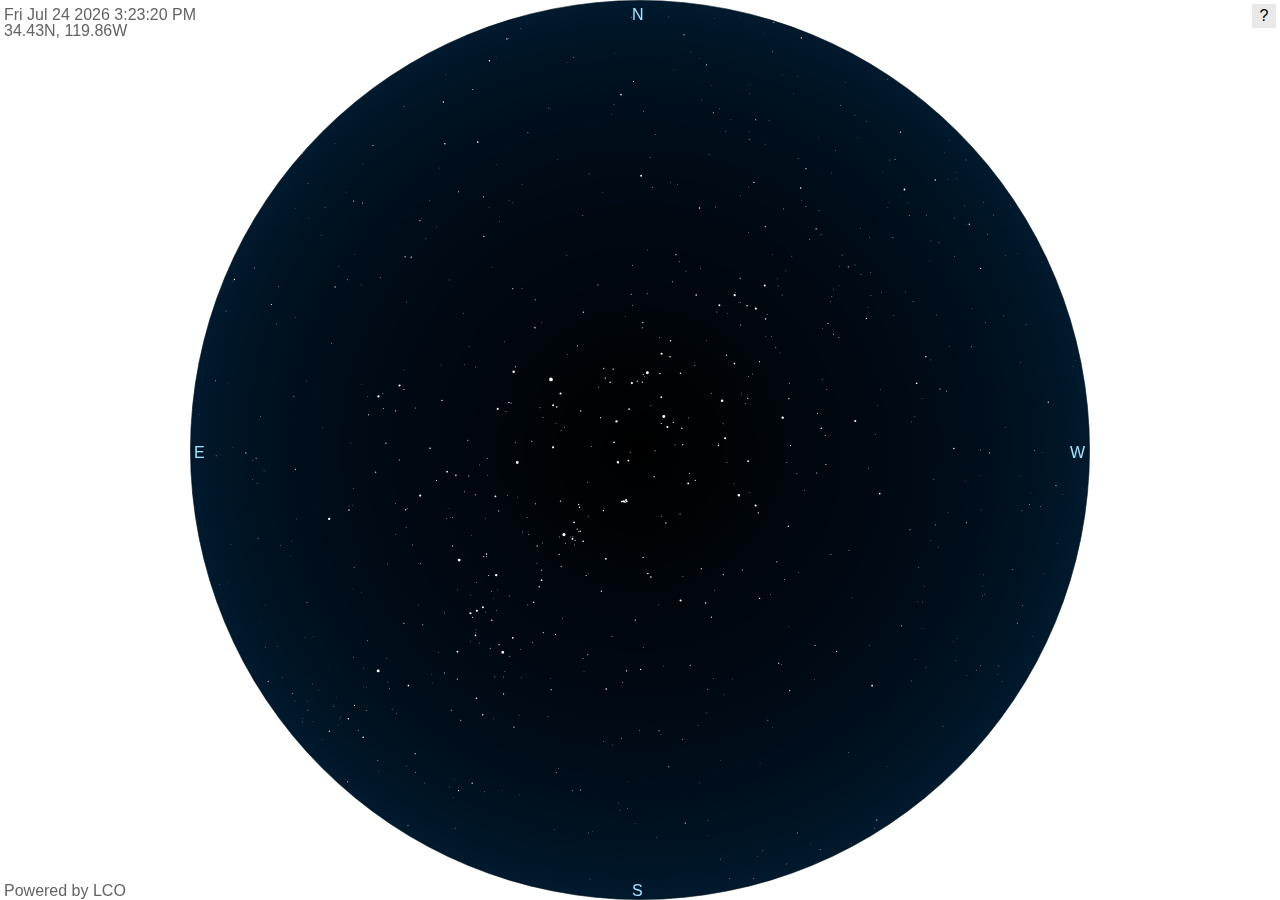
<file: embed.html>
<!DOCTYPE html>
<html>
<head>
	<title>Virtual Sky</title>
	<meta name="viewport" content="width=device-width, initial-scale=1.0, maximum-scale=2.0, user-scalable=yes" />
	<!--
		Virtual Sky <canvas> application
		(c) 2010-2012 Stuart Lowe (Las Cumbras Observatory Global Telescope)
	-->
	<style>
	html,body { height: 100%; overflow-y: hidden; }
	body {
		font-family: Helvetica, sans-serif;
		color: black;
		margin: 0px;
		padding: 0px;
		height: 100%;
		width: 100%;
		font-size: 1em;
	}
	#starmapper { height: 100%; width:100%; position: relative; }
	#virtualskyinfobox{
		font-size: 12px;
		display:none;
		background-color:rgba(200,200,200,1);
		color:black;
		padding:5px;
		max-width:150px;
		border-radius:0.5em;
		-moz-border-radius: 0.5em;
		-webkit-border-radius: 0.5em;
		box-shadow:0px 0px 20px rgba(255,255,255,0.5);
		-moz-box-shadow:0px 0px 20px rgba(255,255,255,0.5);
		-webkit-box-shadow:0px 0px 20px rgba(255,255,255,0.5);
	}
	.virtualskyinfocredit{
		font-size:0.5em;
		float:left;
		position:absolute;
		padding:5px;
		color: white;
	}
	#virtualskyinfobox img { width: 128px; height: 128px; }
	</style>
	<!-- IE seems to get very confused if it loads Javascript from within a Javascript when in an iframe. We'll have to load it here -->
	<!--[if IE]><script src="excanvas.min.js"></script><![endif]-->
	<script src="stuquery.min.js"></script>
	<script src="virtualsky.min.js" type="text/javascript"></script>
	<script src="geo/virtualsky-geo.js" type="text/javascript"></script>
	<script>
		S(document).ready(function(){
			planetarium = S.virtualsky({id:'starmapper',callback:{geo:geoIP},fullscreen:true});
		});
	</script>
</head>

<body>
<div id="starmapper"></div>
</body>
</html>
</file>
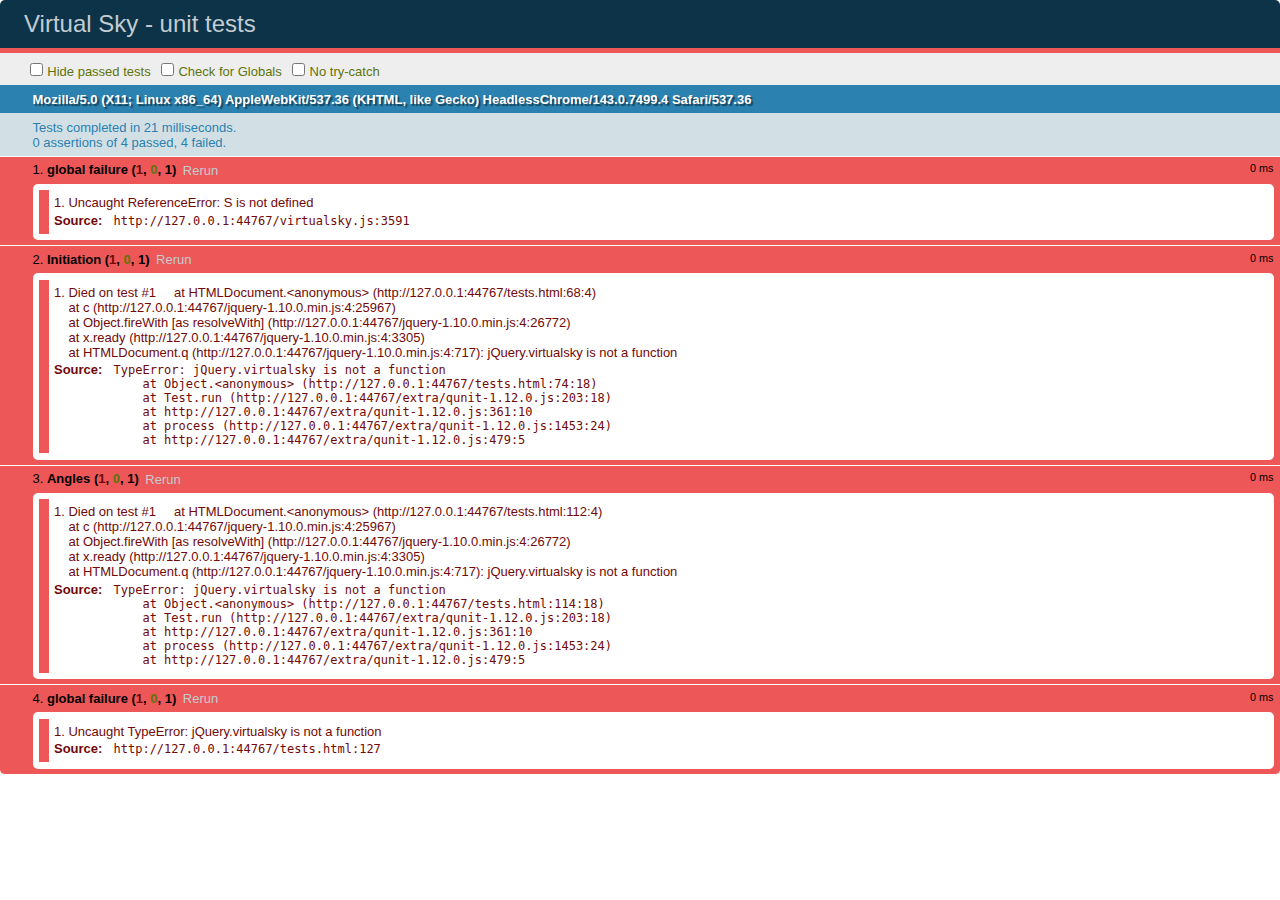
<file: tests.html>
<!DOCTYPE html>
<html>
<head>
	<title>Virtual Sky - unit tests</title>
	<meta name="viewport" content="width=device-width, initial-scale=1.0, maximum-scale=2.0, user-scalable=yes" />
	<link rel="stylesheet" href="extra/qunit-1.12.0.css">
	<script src="extra/qunit-1.12.0.js"></script>
	<!--
		Virtual Sky <canvas> application
		(c) 2010-2012 Stuart Lowe (Las Cumbras Observatory Global Telescope)
	-->
	<style>
	body {
		font-size: 14px;
		font-family: Helvetica, sans-serif;
		color: black;
		margin: 0px;
		padding: 0px;
		font-size: 1em;
	}
	#starmapper, #starmapper2 { height: 400px; width:500px; position: relative; }
	#virtualskyinfobox{
		font-size: 12px;
		display:none;
		background-color:rgba(200,200,200,1);
		color:black;
		padding:5px;
		max-width:150px;
		border-radius:0.5em;
		-moz-border-radius: 0.5em;
		-webkit-border-radius: 0.5em;
		box-shadow:0px 0px 20px rgba(255,255,255,0.5);
		-moz-box-shadow:0px 0px 20px rgba(255,255,255,0.5);
		-webkit-box-shadow:0px 0px 20px rgba(255,255,255,0.5);
	}
	.virtualskyinfocredit{
		font-size:0.5em;
		float:left;
		position:absolute;
		padding:5px;
		color: white;
	}
	#virtualskyinfobox img { width: 128px; height: 128px; }
	</style>
	<!-- IE seems to get very confused if it loads Javascript from within a Javascript when in an iframe. We'll have to load it here -->
	<!--[if IE]><script src="../excanvas.min.js"></script><![endif]-->
	<script src="jquery-1.10.0.min.js"></script>
	<script src="virtualsky.js" type="text/javascript"></script>
	<script>
		$.noConflict();
		var sky;
		jQuery(document).ready(function($) {
			function assert_equal(actual,expected,message){
				equal(actual,expected,message);
			}
			function assert_almost_equal(actual,expected,precision,message){
				if(typeof actual!=="number" || typeof expected!=="number"){
					ok(false,"One or both of the inputs aren't numbers");
					return;
				}
				if(typeof precision==="string"){
					message = precision;
					precision = 9;	// default
				}
				equal(parseFloat(actual.toFixed(precision)),parseFloat(expected.toFixed(precision)),message);
			}

			test("Initiation",function(){

				jQuery('#starmapper').remove();
				jQuery('#starmapper2').remove();

				// Try setting up a planetarium with no ID provided
				sky = jQuery.virtualsky({});
				assert_equal(sky.id,"","No ID should be set if none is provided");

				var match = 0;
				jQuery('div').each(function(){
					var id = jQuery(this).attr('id');
					if(id && id.indexOf("qunit") < 0){
						match++;
						console.log('Found '+id)
					}
				});
				assert_equal(match,0,"No DOM element should be created as we don't have a name and don't want to clash");

				// We will add a DOM element then assign it
				// Remove the existing DOM element
				jQuery('#starmapper').remove();
				jQuery('#starmapper2').remove();
				jQuery('body').append('<div id="starmapper"><\/div>');
				
				sky = jQuery.virtualsky({id:'starmapper',projection:'stereo'});
				assert_equal(sky.id,"starmapper","The ID should be set correctly");
				assert_equal(jQuery('#starmapper').length,1,"The DOM element should still exist");
				assert_equal(sky.projection.id,"stereo","Projection should be stereo");

				var w = 400;
				var mag = 6;
				jQuery('#starmapper').remove();
				sky = jQuery.virtualsky({id:'starmapper',projection:'blah',width:w,magnitude:mag});
				assert_equal(jQuery('#starmapper').length,1,"A DOM element was created");
				assert_equal(sky.id,"starmapper","The ID should be set to that provided");
				assert_equal(sky.projection.id,"polar","Projection should default to polar if unrecognized");
				assert_equal(jQuery('#starmapper').outerWidth(),w,"Width should be set from input as "+w);
				assert_equal(sky.magnitude,mag,"The magnitude limit should be set from input as "+mag);

			});
			
			var d2r = Math.PI/180;

			test("Angles",function(){

				sky = jQuery.virtualsky({id:'angletest','projection':'polar','width':700,'height':700});

				assert_almost_equal(sky.greatCircle(180*d2r,0,180*d2r,0),0*d2r,8,"Great Circle distance for same point is zero");
				assert_almost_equal(sky.greatCircle(180*d2r,0,90*d2r,0),90*d2r,8,"Great Circle distance for points separated around the equator");
				assert_almost_equal(sky.greatCircle(180*d2r,0,180*d2r,45*d2r),45*d2r,8,"Great Circle distance for points separated in declination");
				assert_almost_equal(sky.greatCircle(0,0,360*d2r,45*d2r),45*d2r,8,"Great Circle distance for points separated in declination and 360 degrees different");
				assert_almost_equal(sky.greatCircle(10*d2r,0,10*d2r,45*d2r),45*d2r,8,"Great Circle distance for points separated in declination but at the same non-zero RA");
				assert_almost_equal(sky.greatCircle(10*d2r,45*d2r,10*d2r,-45*d2r),90*d2r,8,"Great Circle distance for points separated in declination but at the same non-zero RA");
				assert_almost_equal(sky.greatCircle(-180*d2r,0,180*d2r,45*d2r),45*d2r,8,"Great Circle distance for points separated in declination and 360 degrees different (one negative)");
				assert_almost_equal(sky.greatCircle(190*d2r,20*d2r,10*d2r,20*d2r),140*d2r,8,"Great Circle distance for points at the same non-zero declination but 360 degrees appart in RA");

			});

			sky = jQuery.virtualsky({id:'starmapper'});


			test("Times and Locations",function(){

				var str = 'October 25, 1985 01:21:00'
				var clock = new Date(str);
				sky.setClock(str);
				assert_equal(sky.clock-clock,0,"Clock can be set with a string")

				str = 'October 25, 1985 23:21:00 PST';
				sky.setClock(str);
				assert_equal((sky.clock.getUTCDate()==26 && sky.clock.getUTCFullYear()==1985 && sky.clock.getUTCHours()==7),true,"A date/time string with a PST time zone ("+str+") is correctly set");

				str = 'October 25, 1985 23:21:00 CET'
				sky.setClock(str);
				assert_equal((sky.clock.getUTCDate()==25 && sky.clock.getUTCFullYear()==1985 && sky.clock.getUTCHours()==22),true,"A date/time string with a CEST time zone ("+str+") is correctly set");

				str = 'October 25, 1985 23:21:00 AEST';
				sky.setClock(str);
				assert_equal((sky.clock.getUTCDate()==25 && sky.clock.getUTCFullYear()==1985 && sky.clock.getUTCHours()==13),true,"A date/time string with an AEST time zone ("+str+") is correctly set");

				str = 'October 25, 1985 23:21:00 -0800';
				sky.setClock(str);
				assert_equal((sky.clock.getUTCDate()==26 && sky.clock.getUTCFullYear()==1985 && sky.clock.getUTCHours()==7),true,"A date/time string with a -0800 time zone ("+str+") is correctly set");

				str = 'October 25, 1985 23:21:00 +0100';
				sky.setClock(str);
				assert_equal((sky.clock.getUTCDate()==25 && sky.clock.getUTCFullYear()==1985 && sky.clock.getUTCHours()==22),true,"A date/time string with a +0100 time zone ("+str+") is correctly set");

				str = 'October 25, 1985 23:21:00 +1030';
				sky.setClock(str);
				assert_equal((sky.clock.getUTCDate()==25 && sky.clock.getUTCFullYear()==1985 && sky.clock.getUTCHours()==12 && sky.clock.getUTCMinutes()==51),true,"A date/time string with a +1030 time zone ("+str+") is correctly set");

				clock = new Date('July 5, 2013 18:00:00 UTC');
				var JD = sky.getJD(clock);
				assert_equal(JD,2456479.25,"Julian Date");

				sky.setClock('now');

				sky.setGeo("53.5,-2.3");
				assert_almost_equal(sky.latitude,53.5*d2r,6,"Latitude should be set")
				assert_almost_equal(sky.longitude,-2.3*d2r,6,"Longitude should be set")

			});

			test("Keyboard input",function(){

				function keypress(key,sky){
					var mouse = sky.mouseover;
					sky.mouseover = true;
					if(typeof key=="string") key = key.charCodeAt(0);
					sky.keypress(key);
					sky.mouseover = mouse;
				}

				var mag = sky.magnitude;

				keypress(38,sky);
				assert_equal(sky.magnitude,(mag+0.25),"Keypress (38): The magnitude limit should be "+(mag+0.25));
				keypress(40,sky);
				assert_equal(sky.magnitude,mag,"Keypress (40):The magnitude limit should be "+(mag));
				keypress(63,sky);
				assert_equal(jQuery('.virtualsky_help').length,1,"Keypress (63): The help is now visible");
				ok(jQuery('.virtualsky_help li').length > 1,"The help contains a list");
				keypress(63,sky); // Hide help
				assert_equal(jQuery('.virtualsky_help').length,0,"Keypress (63): The help is hidden");
				
				assert_equal(sky.spin,0,"Not moving initially");

				keypress('l',sky);
				assert_equal(sky.spin,0.1,"Keypress (l): Slow");
				keypress('k',sky);
				assert_equal(sky.spin,0,"Keypress (k): Stationary again");

				var clock = new Date();
				keypress('8',sky);
				var diff = sky.clock-clock;
				ok(diff < 10,"Keypress (8): Time is set to now ("+clock+", "+sky.clock+", "+(diff)+")");
				
			});
 
			test("Languages",function(){
				function testLang(code,sun){
					stop();
					sky.changeLanguage(code,function(e){
						assert_equal(sky.langcode,code,"Change language to "+this.htmlDecode(this.langs[code].language.name));
						assert_equal(sky.getPhrase("sun"),sun,"Check "+sun+" is translation of 'Sun'");
						start();
					});
				
				}

				testLang('en','Sun');
				testLang('es','Sol');
				testLang('fr','Soleil');
			});


			test("JSON callbacks",function(){
				
				// We need to stop qunit until we get the ajax callback
				stop();
				sky.load('stars',sky.file.stars,function(e){
					ok(((e.statusText=="success" || e.statusText=="OK") ? true : false),"AJAX request for extra stars ("+this.file.stars+")");
					start();	// Start qunit again
				});

				stop();
				sky.load('boundaries',sky.file.boundaries,function(e){
					ok(((e.statusText=="success" || e.statusText=="OK") ? true : false),"AJAX request for constellation boundaries ("+this.file.boundaries+")");
					start();	// Start qunit again
				});

				stop();
				sky.load('lines',sky.file.lines,function(e){
					ok(((e.statusText=="success" || e.statusText=="OK") ? true : false),"AJAX request for constellation lines ("+this.file.lines+")");
					start();	// Start qunit again
				});

				stop();
				sky.load('planets',sky.file.planets,function(e){
					ok(((e.statusText=="success" || e.statusText=="OK") ? true : false),"AJAX request for planets ("+this.file.planets+")");
					start();	// Start qunit again
				});

				stop();
				sky.load('showers',sky.file.showers,function(e){
					ok(((e.statusText=="success" || e.statusText=="OK") ? true : false),"AJAX request for meteor showers ("+this.file.showers+")");
					start();	// Start qunit again
				});
				stop();
				sky.load('galaxy',sky.file.galaxy,function(e){
					ok(((e.statusText=="success" || e.statusText=="OK") ? true : false),"AJAX request for galaxy outline ("+this.file.galaxy+")");
					start();	// Start qunit again
				});

			});

			test("Add Pointers",function(){

				assert_equal(1,sky.addPointer({'ra':83.6330833,'dec':22.0145,'label':'M1 - Crab Nebula','html':'Blah blah','url':'http://www.strudel.org.uk/lookUP/?name=M1',colour:'rgb(220,220,255)'}),"Add a first pointer");
				assert_equal(2,sky.addPointer({'ra':148.9684583,'dec':69.6797028,'label':'M82','url':'http://www.strudel.org.uk/lookUP/?name=M82',colour:'rgb(220,220,255)'}),"Add a 2nd pointer");

			});

			test("Custom input",function(){

				jQuery('#starmapper2').remove();
				var sky2 = jQuery.virtualsky({id:'starmapper2',constellationboundaries: true,
					boundaries: [
						["And",343,34.5,343,52.5,350,52.5,350,50,353.75,50,353.75,48,2.5,48,2.5,46,13,46,13,48,16.75,48,16.75,50,20.5,50,25,50,25,47,30.625,47,30.625,50.5,37.75,50.5,37.75,36.75,30,36.75,30,35,21.125,35,21.125,33,10.75,33,10.75,23.75,12.75,23.75,12.75,21,2.125,21,2.125,22,1,22,1,28,0,28,0,31.33333,356.25,31.33333,356.25,32.08333,352.5,32.08333,352.5,34.5,343,34.5],
						["Ori",69.25,0,69.25,15.5,74.5,15.5,74.5,16,80,16,80,15.5,84,15.5,84,12.5,86.5,12.5,86.5,18,85.5,18,85.5,22.83333,88.25,22.83333,88.25,21.5,93.25,21.5,93.25,17.5,94.625,17.5,94.625,12,94.625,10,93.625,10,93.625,0,93.625,-4,87.5,-4,87.5,-11,76.25,-11,76.25,-4,70,-4,70,0,69.25,0]
					]
				});
				assert_equal(sky2.boundaries.length,2,"Provided boundaries are used")

			});


		});


	</script>
</head>

<body>
	<div id="qunit"></div>
	<div id="qunit-fixture"></div>
</body>
</html>
</file>
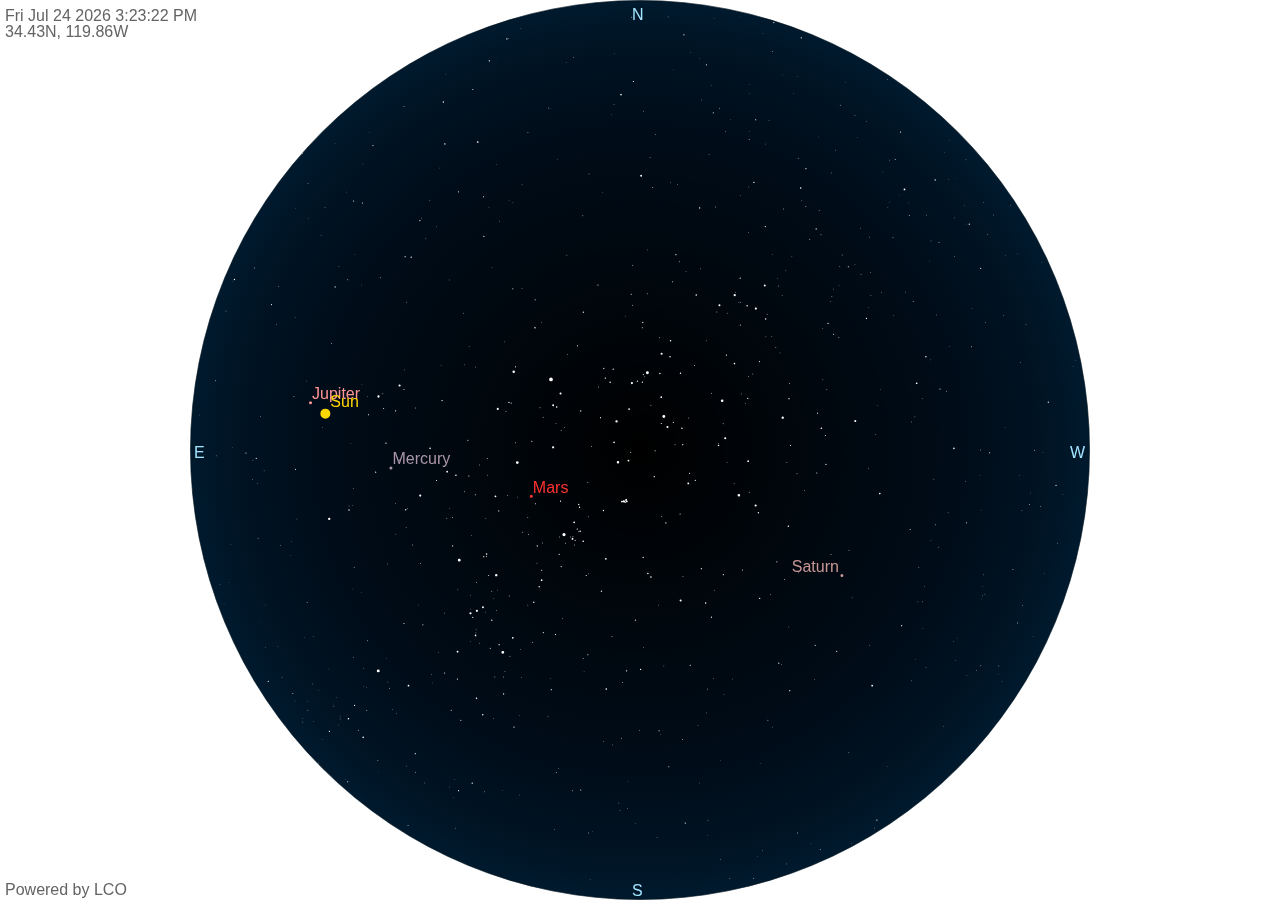
<file: 0.6.7/embed.html>
<!DOCTYPE html>
<html>
<head>
	<title>Virtual Sky</title>
	<meta name="viewport" content="width=device-width, initial-scale=1.0, maximum-scale=2.0, user-scalable=yes" />
	<!--
		Virtual Sky <canvas> application
		(c) 2010-2012 Stuart Lowe (Las Cumbras Observatory Global Telescope)
	-->
	<style>
	html,body { height: 100%; }
	body {
		font-family: Helvetica, sans-serif;
		color: black;
		margin: 0px;
		padding: 0px;
		height: 100%;
		width: 100%;
		font-size: 1em;
	}
	#starmapper { height: 100%; width:100%; position: relative; }
	#virtualskyinfobox{
		font-size: 12px;
		display:none;
		background-color:rgba(200,200,200,1);
		color:black;
		padding:5px;
		max-width:150px;
		border-radius:0.5em;
		-moz-border-radius: 0.5em;
		-webkit-border-radius: 0.5em;
		box-shadow:0px 0px 20px rgba(255,255,255,0.5);
		-moz-box-shadow:0px 0px 20px rgba(255,255,255,0.5);
		-webkit-box-shadow:0px 0px 20px rgba(255,255,255,0.5);
	}
	.virtualskyinfocredit{
		font-size:0.5em;
		float:left;
		position:absolute;
		padding:5px;
		color: white;
	}
	#virtualskyinfobox img { width: 128px; height: 128px; }
	</style>
	<!-- IE seems to get very confused if it loads Javascript from within a Javascript when in an iframe. We'll have to load it here -->
	<!--[if IE]><script src="excanvas.min.js"></script><![endif]-->
	<script src="jquery-1.10.0.min.js"></script>
	<script src="virtualsky.js" type="text/javascript"></script>
	<script>
		function geoIP(){
			if($('#'+this.id+'_geoip').length == 0){
				var eg = "e.g. Cardiff, UK";
				$('#'+this.id+'_geo').append('<div style="text-align:center;margin-top:4px;"><form id="'+this.id+'_geoip"><input id="'+this.id+'_location" value="'+eg+'" style="width:12em;"> <input id="'+this.id+'_geoip_btn" type="submit" value="Search" /><br /><span id="'+this.id+'_geoip_message"><\/span><\/form><\/div>');
				// Store current state of the keyboard variable
				// When we're in the input field, we don't want to change the sky
				$('#'+this.id+'_location').bind('focus',{sky:this},function(e){
					e.data.sky.keyboard = false;
					if($('#'+e.data.sky.id+'_location').val() == eg) $('#'+e.data.sky.id+'_location').val('');
				}).bind('blur',{sky:this,key:this.keyboard},function(e){
					e.data.sky.keyboard = e.data.key;
					if(!$('#'+e.data.sky.id+'_location').val()){
						$('#'+e.data.sky.id+'_location').val(eg);
						$('#'+e.data.sky.id+'_geoip_message').html('');
						e.data.sky.lightbox($('#'+e.data.sky.id+'_geo'));
					}
				});
				$('#'+this.id+'_geoip').bind('submit',{sky:this},function(e){
					e.preventDefault();
					if($('#'+e.data.sky.id+'_location').val() == eg){
						$('#'+e.data.sky.id+'_geoip_message').html('You need to enter a place to search for.');
						return false;
					}
					var _object = e.data.sky;
					$('#'+e.data.sky.id+'_geoip_message').html('Trying to identify location...')
					loc = escape($('#'+e.data.sky.id+'_location').val());
					$.ajax({
						dataType: "json", 
						url:'http://query.yahooapis.com/v1/public/yql?q=select%20*%20from%20geo.places%20where%20text%3D%22'+loc+'%22&format=json&diagnostics=true&callback=?',
						context: _object,
						success: function(data){
							failed = false;
							if(data.query.results && typeof data.query.results.place=="object"){
								place = data.query.results.place;
								if(place.length > 1){
									var str = '<form><select><option value="-1">Select...<\/option>';
									$('#'+_object.id+'_geoip_message').html();
									for(i = 0; i < place.length ; i++){
										str += '<option value="'+i+'">'+place[i].name+', '+place[i].admin1.content+', '+place[i].country.content+'<\/option>';
									}
									str += '<\/select><\/form>';
									$('#'+_object.id+'_geoip_message').append(str);
									$('#'+_object.id+'_geoip_message select').on('change',{sky:this,place:place},function(e){
										var i = $(this).find(':selected').val();
										if(i >= 0){
											var sky = e.data.sky;
											sky.latitude = parseFloat(e.data.place[i].centroid.latitude);
											sky.longitude = parseFloat(e.data.place[i].centroid.longitude);
											$('#'+sky.id+'_lat').val(sky.latitude);
											$('#'+sky.id+'_long').val(sky.longitude);
											sky.draw();
											sky.setClock(0);
										}
									});

									this.lightbox($('#'+this.id+'_geo'));
								}else{
									if(data.query.results.place.centroid){
										lat = data.query.results.place.centroid.latitude;
										lon = data.query.results.place.centroid.longitude;
										place = data.query.results.place.placeTypeName.content+' in '+data.query.results.place.country.content
										_object.latitude = parseFloat(lat);
										_object.longitude = parseFloat(lon);
										$('#'+_object.id+'_lat').val(this.latitude);
										$('#'+_object.id+'_long').val(this.longitude);
										$('#'+_object.id+'_geoip_message').html(place);
										_object.draw();
										_object.setClock(0);
									}else{
										failed = true;
									}
								}
							}else failed = true;
							if(failed){
								$('#'+this.id+'_geoip_message').html('Failed to find the location');
							}
						}
					});
				});
			}
		}
		window.onload = function(){
			//planetarium = new VirtualSky({id:'starmapper',callback:{geo:geoIP}});
			planetarium = $.virtualsky({id:'starmapper',callback:{geo:geoIP},fullscreen:true});
			planetarium.draw();
		};
	</script>
</head>

<body>
<div id="starmapper"></div>
</body>
</html>
</file>
<file: extra/prettify.css>
/* Pretty printing styles. Used with prettify.js. */

.str { color: #080; }
.kwd { color: #008; }
.com { color: #800; }
.typ { color: #606; }
.lit { color: #066; }
.pun { color: #660; }
.pln { color: #000; }
.tag { color: #008; }
.atn { color: #606; }
.atv { color: #080; }
.dec { color: #606; }
pre.prettyprint { padding: 2px; overflow: auto; }

/* Specify class=linenums on a pre to get line numbering */
ol.linenums { margin-top: 0; margin-bottom: 0 } /* IE indents via margin-left */
li.L0,
li.L1,
li.L2,
li.L3,
li.L5,
li.L6,
li.L7,
li.L8 { list-style-type: none }
/* Alternate shading for lines */
li.L1,
li.L3,
li.L5,
li.L7,
li.L9 { background: #eee }

@media print {
  .str { color: #060; }
  .kwd { color: #006; font-weight: bold; }
  .com { color: #600; font-style: italic; }
  .typ { color: #404; font-weight: bold; }
  .lit { color: #044; }
  .pun { color: #440; }
  .pln { color: #000; }
  .tag { color: #006; font-weight: bold; }
  .atn { color: #404; }
  .atv { color: #060; }
}


/* Pretty printing styles. Used with prettify.js. */
/* Vim sunburst theme by David Leibovic */

pre .str, code .str { color: #65B042; } /* string  - green */
pre .kwd, code .kwd { color: #E28964; } /* keyword - dark pink */
pre .com, code .com { color: #AEAEAE; font-style: italic; } /* comment - gray */
pre .typ, code .typ { color: #89bdff; } /* type - light blue */
pre .lit, code .lit { color: #3387CC; } /* literal - blue */
pre .pun, code .pun { color: #fff; } /* punctuation - white */
pre .pln, code .pln { color: #fff; } /* plaintext - white */
pre .tag, code .tag { color: #89bdff; } /* html/xml tag    - light blue */
pre .atn, code .atn { color: #bdb76b; } /* html/xml attribute name  - khaki */
pre .atv, code .atv { color: #65B042; } /* html/xml attribute value - green */
pre .dec, code .dec { color: #3387CC; } /* decimal - blue */

pre.prettyprint, code.prettyprint {
  background-color: #111111;
}

pre.prettyprint {
  margin: 1em auto;
  padding: 1em;
  white-space: pre-wrap;
}

/* Specify class=linenums on a pre to get line numbering */
ol.linenums { margin-top: 0; margin-bottom: 0; color: #AEAEAE; } /* IE indents via margin-left */
li.L0,li.L1,li.L2,li.L3,li.L5,li.L6,li.L7,li.L8 { list-style-type: none }
/* Alternate shading for lines */
li.L1,li.L3,li.L5,li.L7,li.L9 { }

@media print {
  pre .str, code .str { color: #060; }
  pre .kwd, code .kwd { color: #006; font-weight: bold; }
  pre .com, code .com { color: #600; font-style: italic; }
  pre .typ, code .typ { color: #404; font-weight: bold; }
  pre .lit, code .lit { color: #044; }
  pre .pun, code .pun { color: #440; }
  pre .pln, code .pln { color: #000; }
  pre .tag, code .tag { color: #006; font-weight: bold; }
  pre .atn, code .atn { color: #404; }
  pre .atv, code .atv { color: #060; }
}
</file>
<file: 0.7.0/extra/prettify.css>
/* Pretty printing styles. Used with prettify.js. */

.str { color: #080; }
.kwd { color: #008; }
.com { color: #800; }
.typ { color: #606; }
.lit { color: #066; }
.pun { color: #660; }
.pln { color: #000; }
.tag { color: #008; }
.atn { color: #606; }
.atv { color: #080; }
.dec { color: #606; }
pre.prettyprint { padding: 2px; overflow: auto; }

/* Specify class=linenums on a pre to get line numbering */
ol.linenums { margin-top: 0; margin-bottom: 0 } /* IE indents via margin-left */
li.L0,
li.L1,
li.L2,
li.L3,
li.L5,
li.L6,
li.L7,
li.L8 { list-style-type: none }
/* Alternate shading for lines */
li.L1,
li.L3,
li.L5,
li.L7,
li.L9 { background: #eee }

@media print {
  .str { color: #060; }
  .kwd { color: #006; font-weight: bold; }
  .com { color: #600; font-style: italic; }
  .typ { color: #404; font-weight: bold; }
  .lit { color: #044; }
  .pun { color: #440; }
  .pln { color: #000; }
  .tag { color: #006; font-weight: bold; }
  .atn { color: #404; }
  .atv { color: #060; }
}


/* Pretty printing styles. Used with prettify.js. */
/* Vim sunburst theme by David Leibovic */

pre .str, code .str { color: #65B042; } /* string  - green */
pre .kwd, code .kwd { color: #E28964; } /* keyword - dark pink */
pre .com, code .com { color: #AEAEAE; font-style: italic; } /* comment - gray */
pre .typ, code .typ { color: #89bdff; } /* type - light blue */
pre .lit, code .lit { color: #3387CC; } /* literal - blue */
pre .pun, code .pun { color: #fff; } /* punctuation - white */
pre .pln, code .pln { color: #fff; } /* plaintext - white */
pre .tag, code .tag { color: #89bdff; } /* html/xml tag    - light blue */
pre .atn, code .atn { color: #bdb76b; } /* html/xml attribute name  - khaki */
pre .atv, code .atv { color: #65B042; } /* html/xml attribute value - green */
pre .dec, code .dec { color: #3387CC; } /* decimal - blue */

pre.prettyprint, code.prettyprint {
  background-color: #111111;
}

pre.prettyprint {
  margin: 1em auto;
  padding: 1em;
  white-space: pre-wrap;
}

/* Specify class=linenums on a pre to get line numbering */
ol.linenums { margin-top: 0; margin-bottom: 0; color: #AEAEAE; } /* IE indents via margin-left */
li.L0,li.L1,li.L2,li.L3,li.L5,li.L6,li.L7,li.L8 { list-style-type: none }
/* Alternate shading for lines */
li.L1,li.L3,li.L5,li.L7,li.L9 { }

@media print {
  pre .str, code .str { color: #060; }
  pre .kwd, code .kwd { color: #006; font-weight: bold; }
  pre .com, code .com { color: #600; font-style: italic; }
  pre .typ, code .typ { color: #404; font-weight: bold; }
  pre .lit, code .lit { color: #044; }
  pre .pun, code .pun { color: #440; }
  pre .pln, code .pln { color: #000; }
  pre .tag, code .tag { color: #006; font-weight: bold; }
  pre .atn, code .atn { color: #404; }
  pre .atv, code .atv { color: #060; }
}
</file>
<file: extra/qunit-1.12.0.css>
/**
 * QUnit v1.12.0 - A JavaScript Unit Testing Framework
 *
 * http://qunitjs.com
 *
 * Copyright 2012 jQuery Foundation and other contributors
 * Released under the MIT license.
 * http://jquery.org/license
 */

/** Font Family and Sizes */

#qunit-tests, #qunit-header, #qunit-banner, #qunit-testrunner-toolbar, #qunit-userAgent, #qunit-testresult {
	font-family: "Helvetica Neue Light", "HelveticaNeue-Light", "Helvetica Neue", Calibri, Helvetica, Arial, sans-serif;
}

#qunit-testrunner-toolbar, #qunit-userAgent, #qunit-testresult, #qunit-tests li { font-size: small; }
#qunit-tests { font-size: smaller; }


/** Resets */

#qunit-tests, #qunit-header, #qunit-banner, #qunit-userAgent, #qunit-testresult, #qunit-modulefilter {
	margin: 0;
	padding: 0;
}


/** Header */

#qunit-header {
	padding: 0.5em 0 0.5em 1em;

	color: #8699a4;
	background-color: #0d3349;

	font-size: 1.5em;
	line-height: 1em;
	font-weight: normal;

	border-radius: 5px 5px 0 0;
	-moz-border-radius: 5px 5px 0 0;
	-webkit-border-top-right-radius: 5px;
	-webkit-border-top-left-radius: 5px;
}

#qunit-header a {
	text-decoration: none;
	color: #c2ccd1;
}

#qunit-header a:hover,
#qunit-header a:focus {
	color: #fff;
}

#qunit-testrunner-toolbar label {
	display: inline-block;
	padding: 0 .5em 0 .1em;
}

#qunit-banner {
	height: 5px;
}

#qunit-testrunner-toolbar {
	padding: 0.5em 0 0.5em 2em;
	color: #5E740B;
	background-color: #eee;
	overflow: hidden;
}

#qunit-userAgent {
	padding: 0.5em 0 0.5em 2.5em;
	background-color: #2b81af;
	color: #fff;
	text-shadow: rgba(0, 0, 0, 0.5) 2px 2px 1px;
}

#qunit-modulefilter-container {
	float: right;
}

/** Tests: Pass/Fail */

#qunit-tests {
	list-style-position: inside;
}

#qunit-tests li {
	padding: 0.4em 0.5em 0.4em 2.5em;
	border-bottom: 1px solid #fff;
	list-style-position: inside;
}

#qunit-tests.hidepass li.pass, #qunit-tests.hidepass li.running  {
	display: none;
}

#qunit-tests li strong {
	cursor: pointer;
}

#qunit-tests li a {
	padding: 0.5em;
	color: #c2ccd1;
	text-decoration: none;
}
#qunit-tests li a:hover,
#qunit-tests li a:focus {
	color: #000;
}

#qunit-tests li .runtime {
	float: right;
	font-size: smaller;
}

.qunit-assert-list {
	margin-top: 0.5em;
	padding: 0.5em;

	background-color: #fff;

	border-radius: 5px;
	-moz-border-radius: 5px;
	-webkit-border-radius: 5px;
}

.qunit-collapsed {
	display: none;
}

#qunit-tests table {
	border-collapse: collapse;
	margin-top: .2em;
}

#qunit-tests th {
	text-align: right;
	vertical-align: top;
	padding: 0 .5em 0 0;
}

#qunit-tests td {
	vertical-align: top;
}

#qunit-tests pre {
	margin: 0;
	white-space: pre-wrap;
	word-wrap: break-word;
}

#qunit-tests del {
	background-color: #e0f2be;
	color: #374e0c;
	text-decoration: none;
}

#qunit-tests ins {
	background-color: #ffcaca;
	color: #500;
	text-decoration: none;
}

/*** Test Counts */

#qunit-tests b.counts                       { color: black; }
#qunit-tests b.passed                       { color: #5E740B; }
#qunit-tests b.failed                       { color: #710909; }

#qunit-tests li li {
	padding: 5px;
	background-color: #fff;
	border-bottom: none;
	list-style-position: inside;
}

/*** Passing Styles */

#qunit-tests li li.pass {
	color: #3c510c;
	background-color: #fff;
	border-left: 10px solid #C6E746;
}

#qunit-tests .pass                          { color: #528CE0; background-color: #D2E0E6; }
#qunit-tests .pass .test-name               { color: #366097; }

#qunit-tests .pass .test-actual,
#qunit-tests .pass .test-expected           { color: #999999; }

#qunit-banner.qunit-pass                    { background-color: #C6E746; }

/*** Failing Styles */

#qunit-tests li li.fail {
	color: #710909;
	background-color: #fff;
	border-left: 10px solid #EE5757;
	white-space: pre;
}

#qunit-tests > li:last-child {
	border-radius: 0 0 5px 5px;
	-moz-border-radius: 0 0 5px 5px;
	-webkit-border-bottom-right-radius: 5px;
	-webkit-border-bottom-left-radius: 5px;
}

#qunit-tests .fail                          { color: #000000; background-color: #EE5757; }
#qunit-tests .fail .test-name,
#qunit-tests .fail .module-name             { color: #000000; }

#qunit-tests .fail .test-actual             { color: #EE5757; }
#qunit-tests .fail .test-expected           { color: green;   }

#qunit-banner.qunit-fail                    { background-color: #EE5757; }


/** Result */

#qunit-testresult {
	padding: 0.5em 0.5em 0.5em 2.5em;

	color: #2b81af;
	background-color: #D2E0E6;

	border-bottom: 1px solid white;
}
#qunit-testresult .module-name {
	font-weight: bold;
}

/** Fixture */

#qunit-fixture {
	position: absolute;
	top: -10000px;
	left: -10000px;
	width: 1000px;
	height: 1000px;
}
</file>
